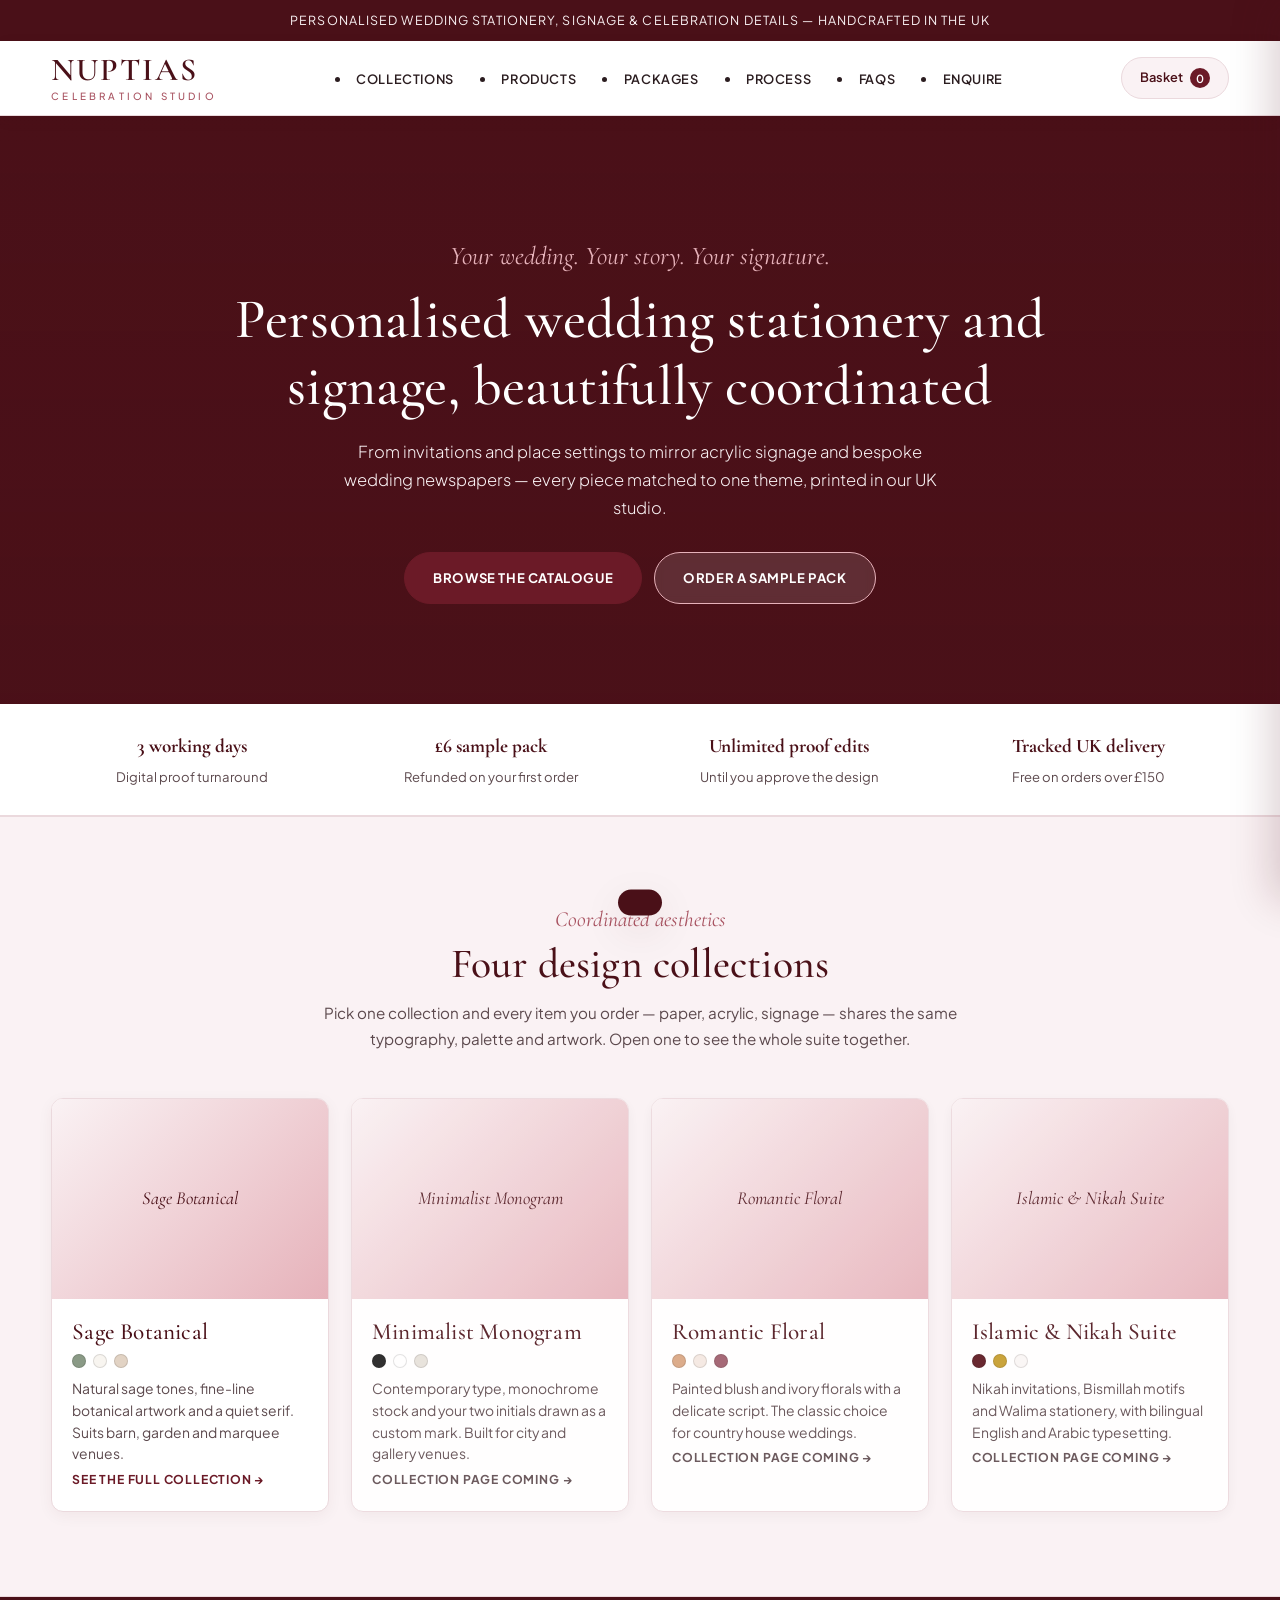
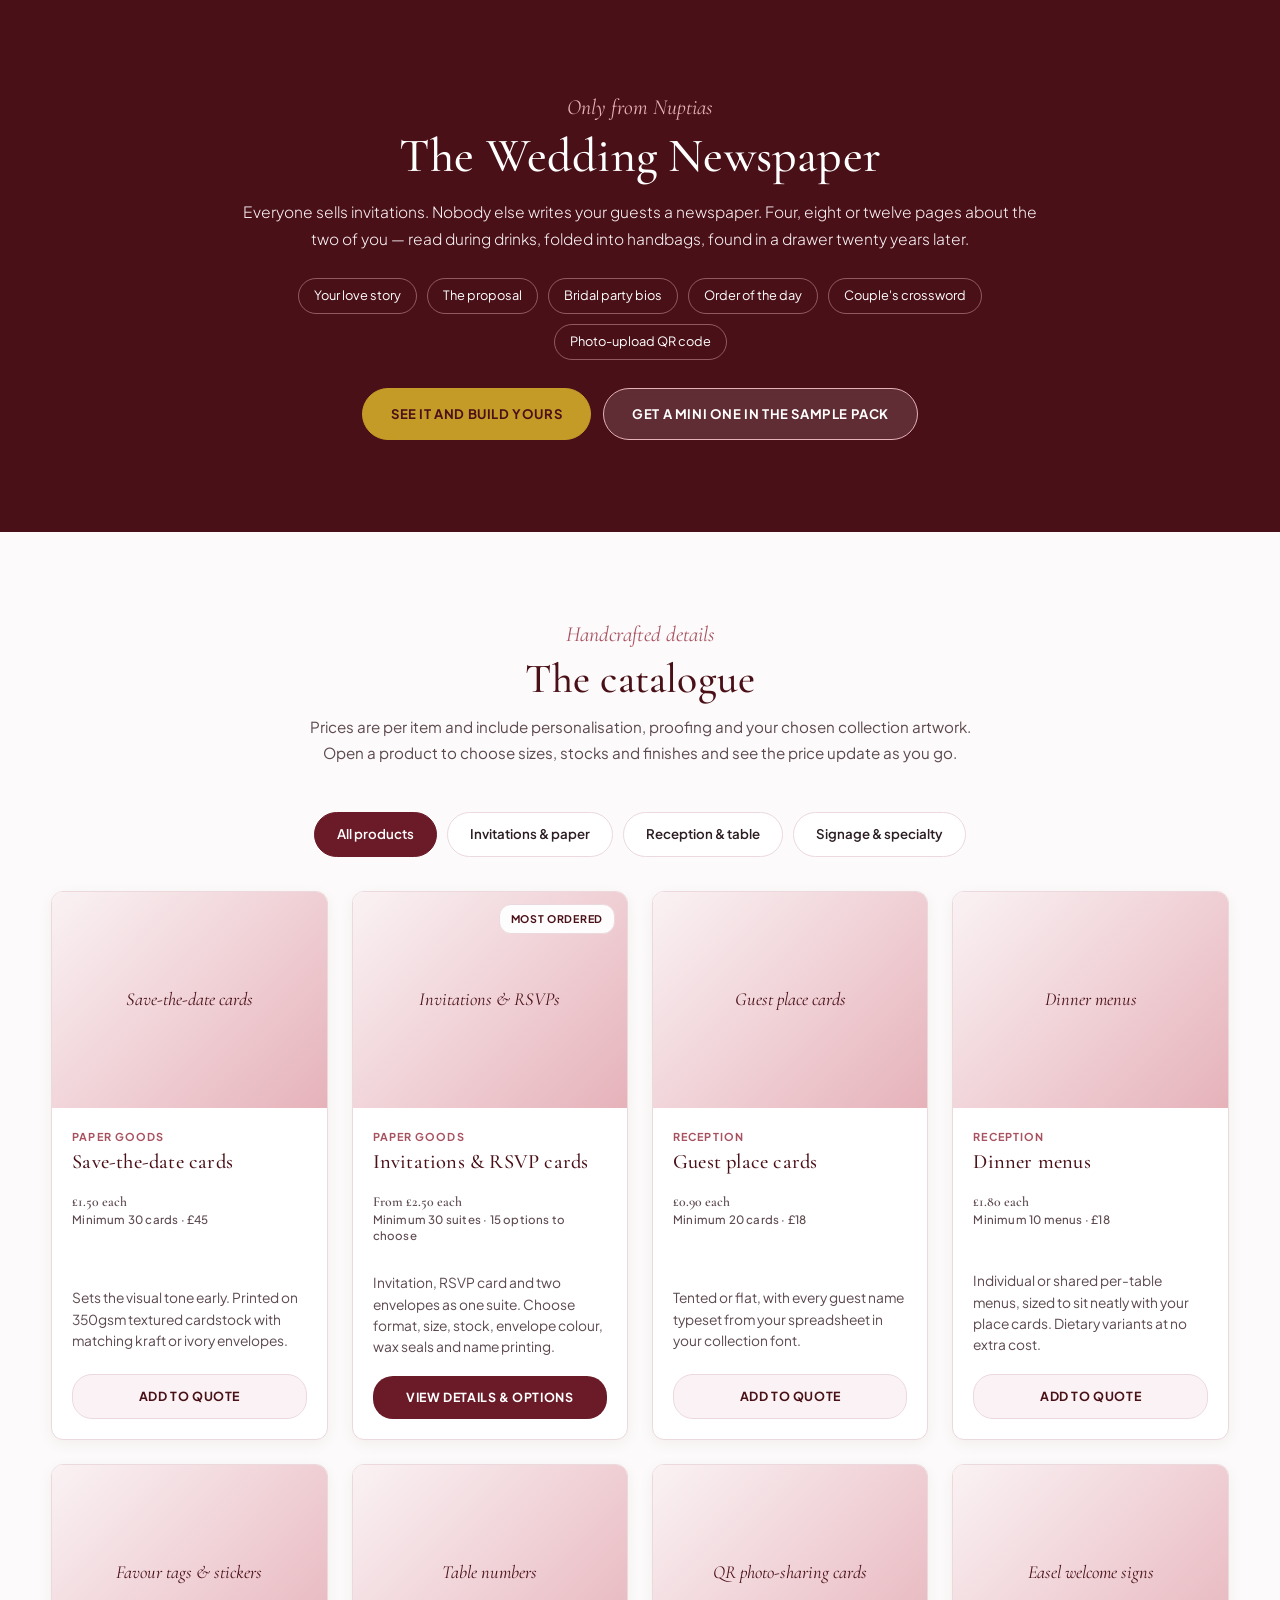
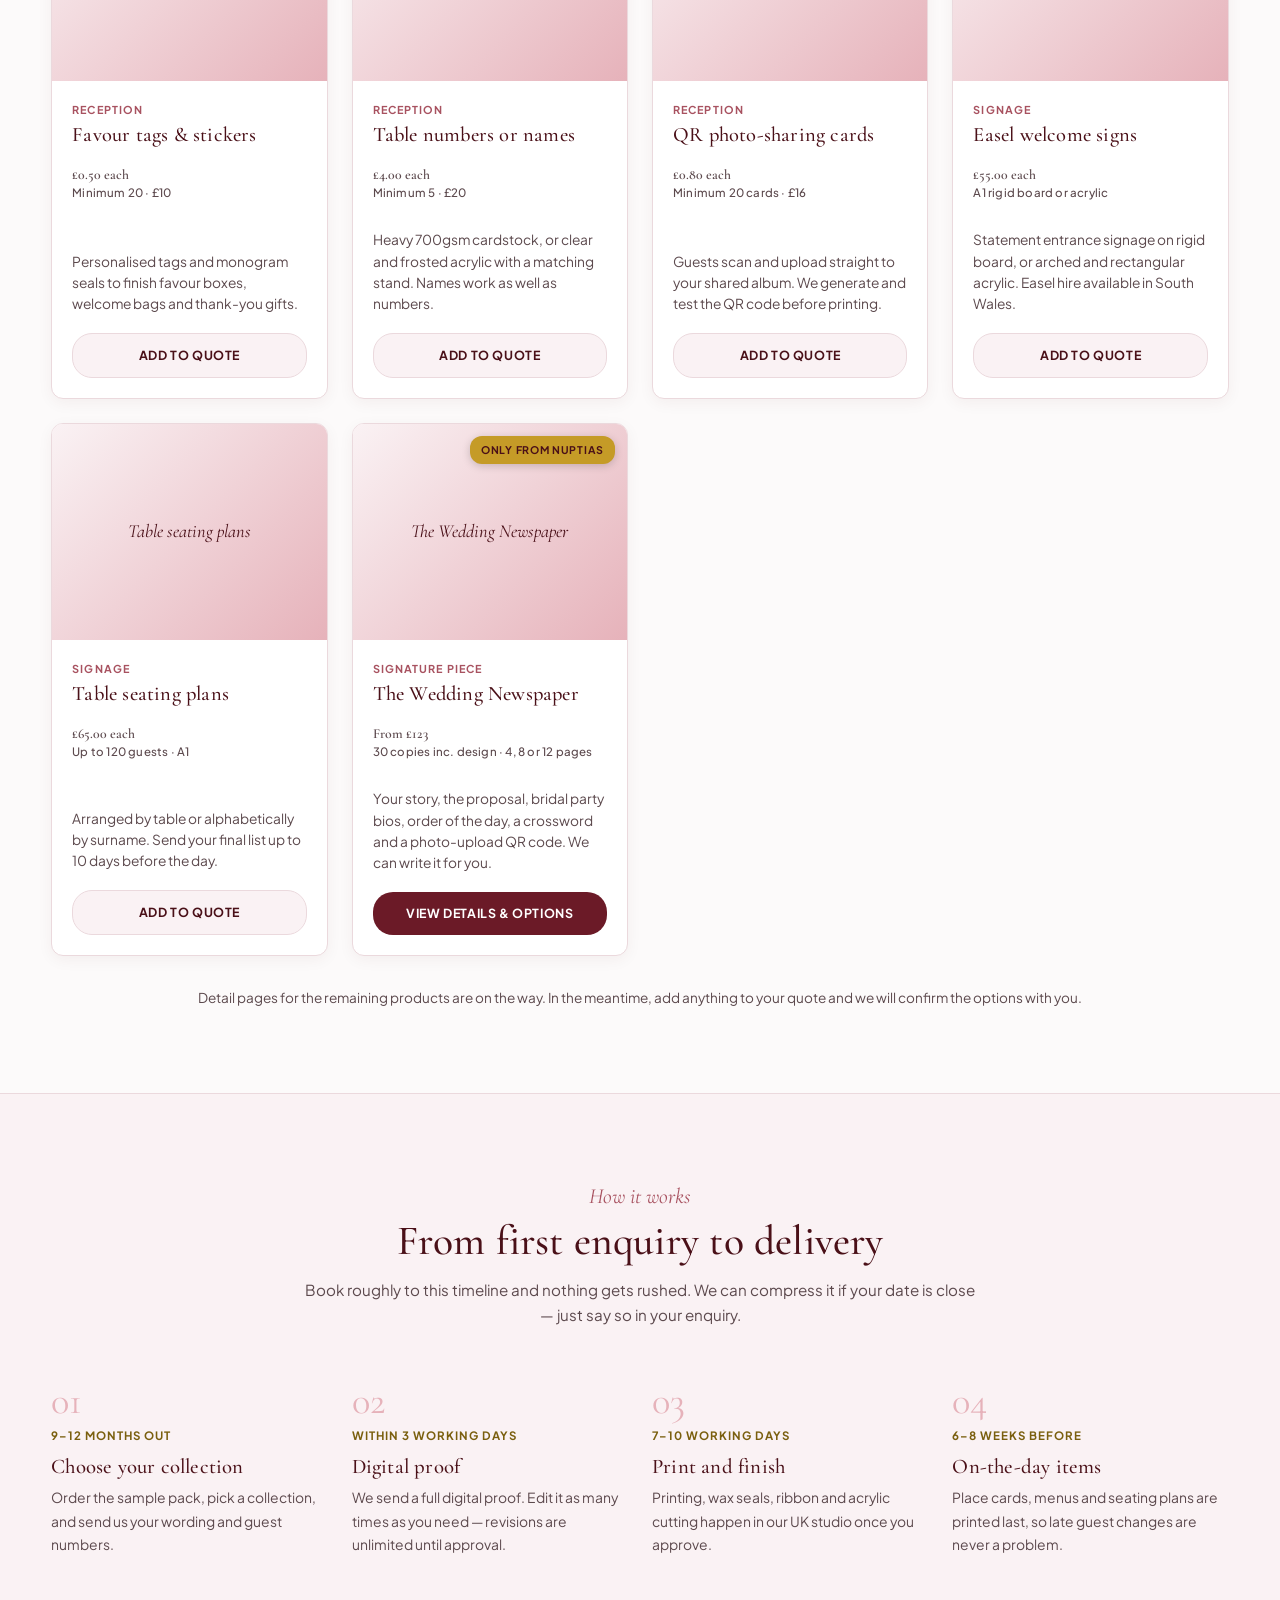
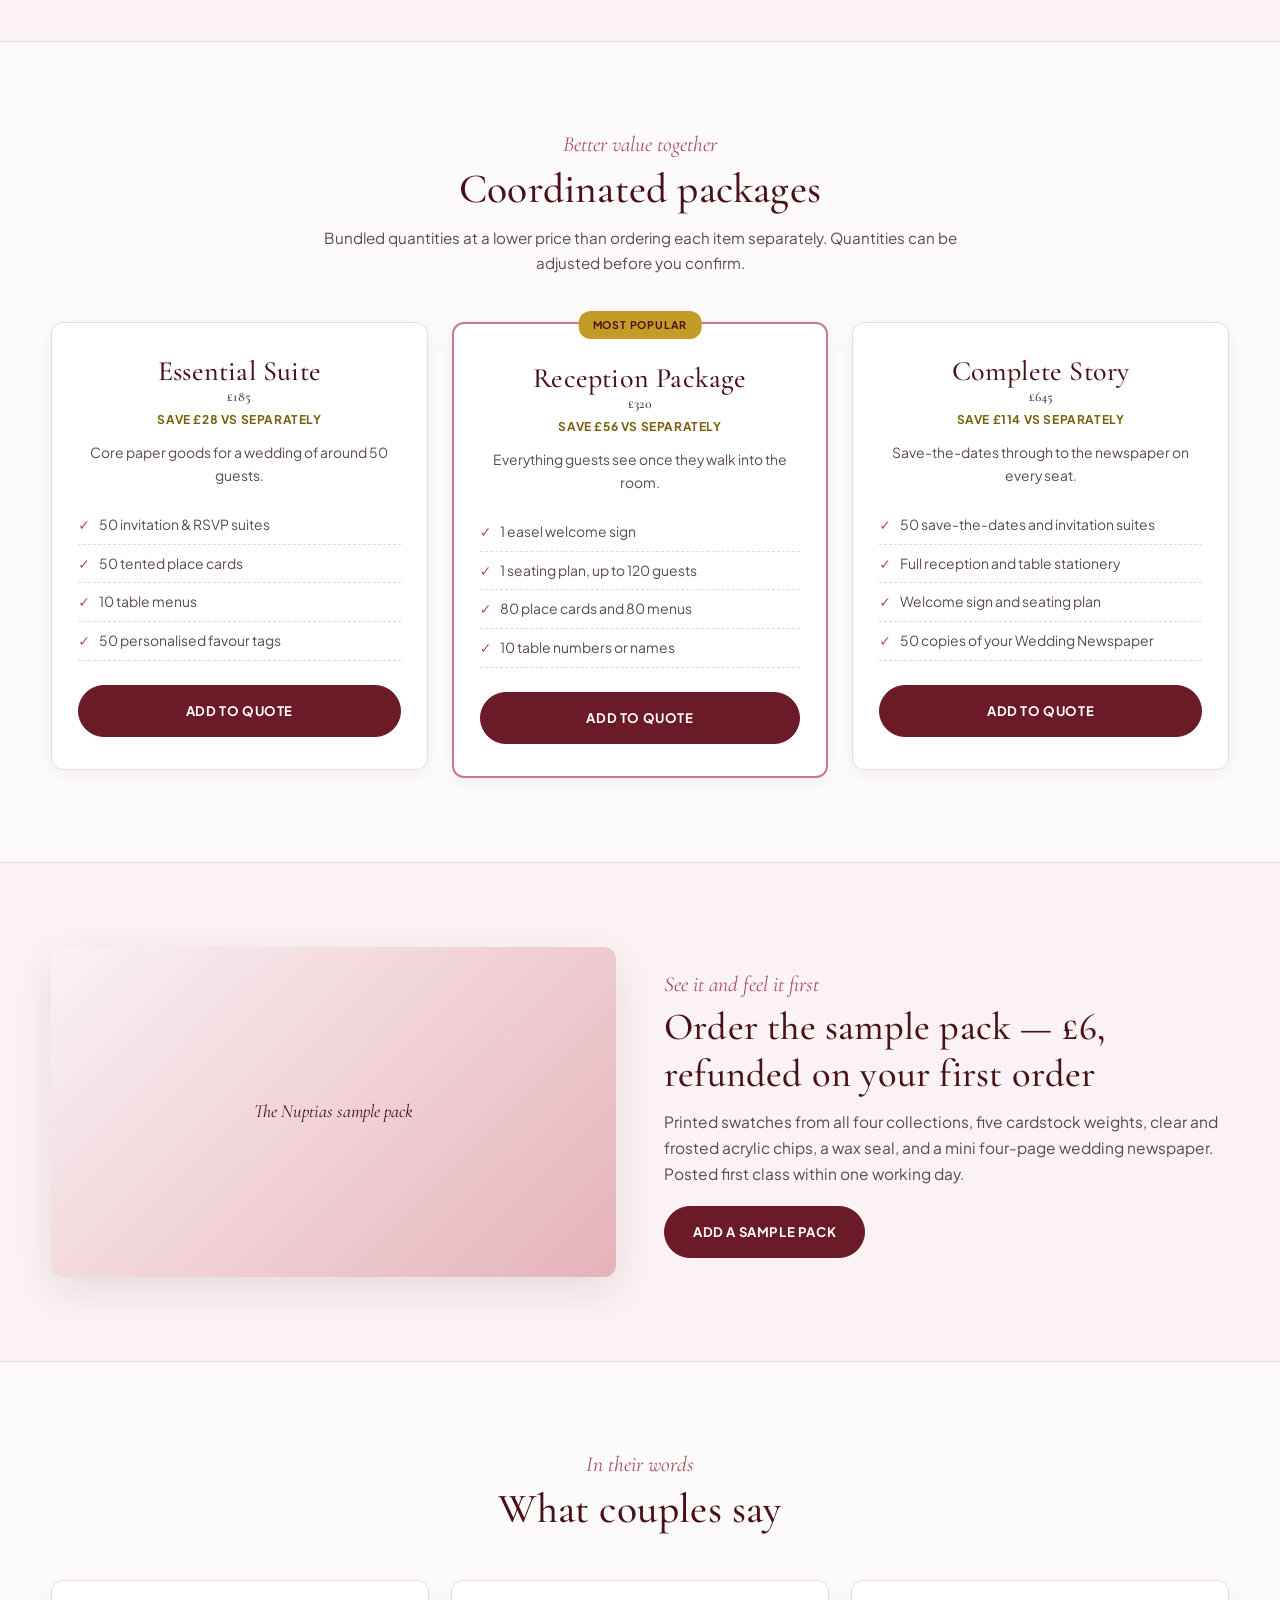
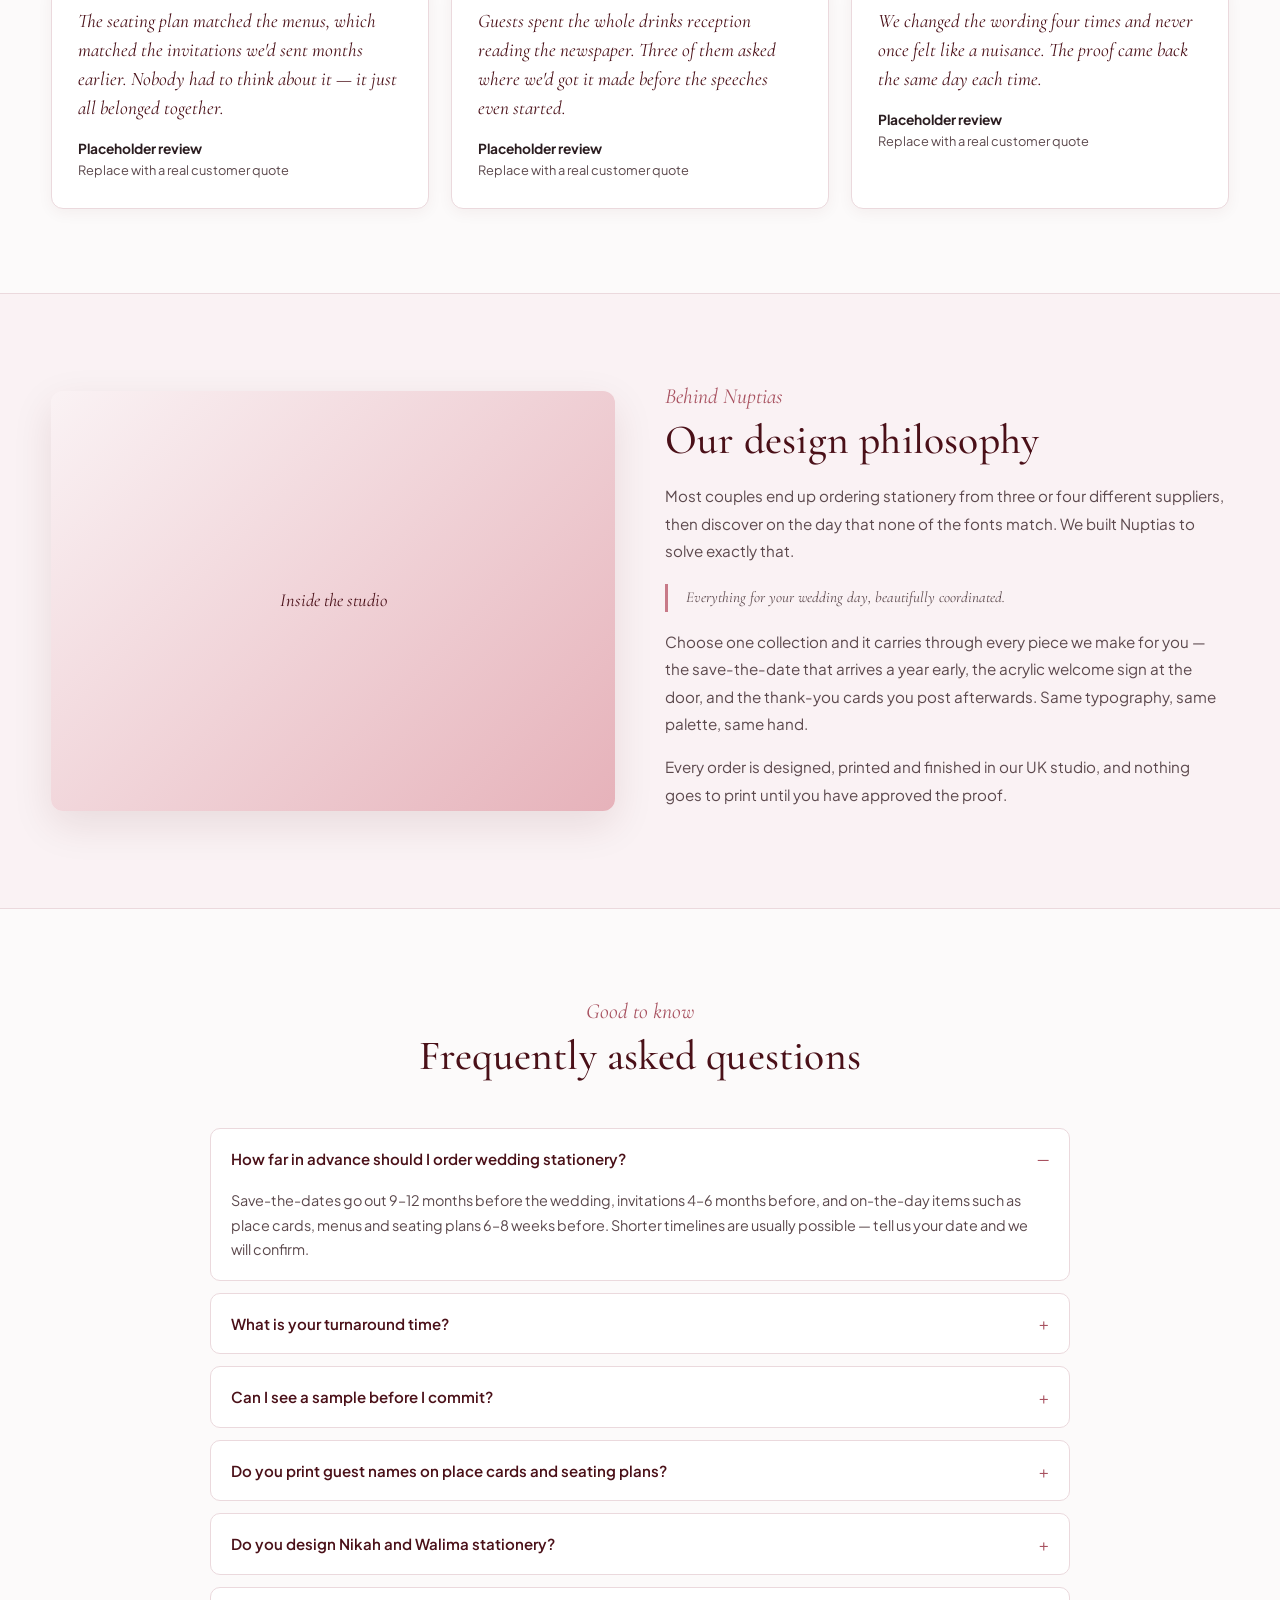
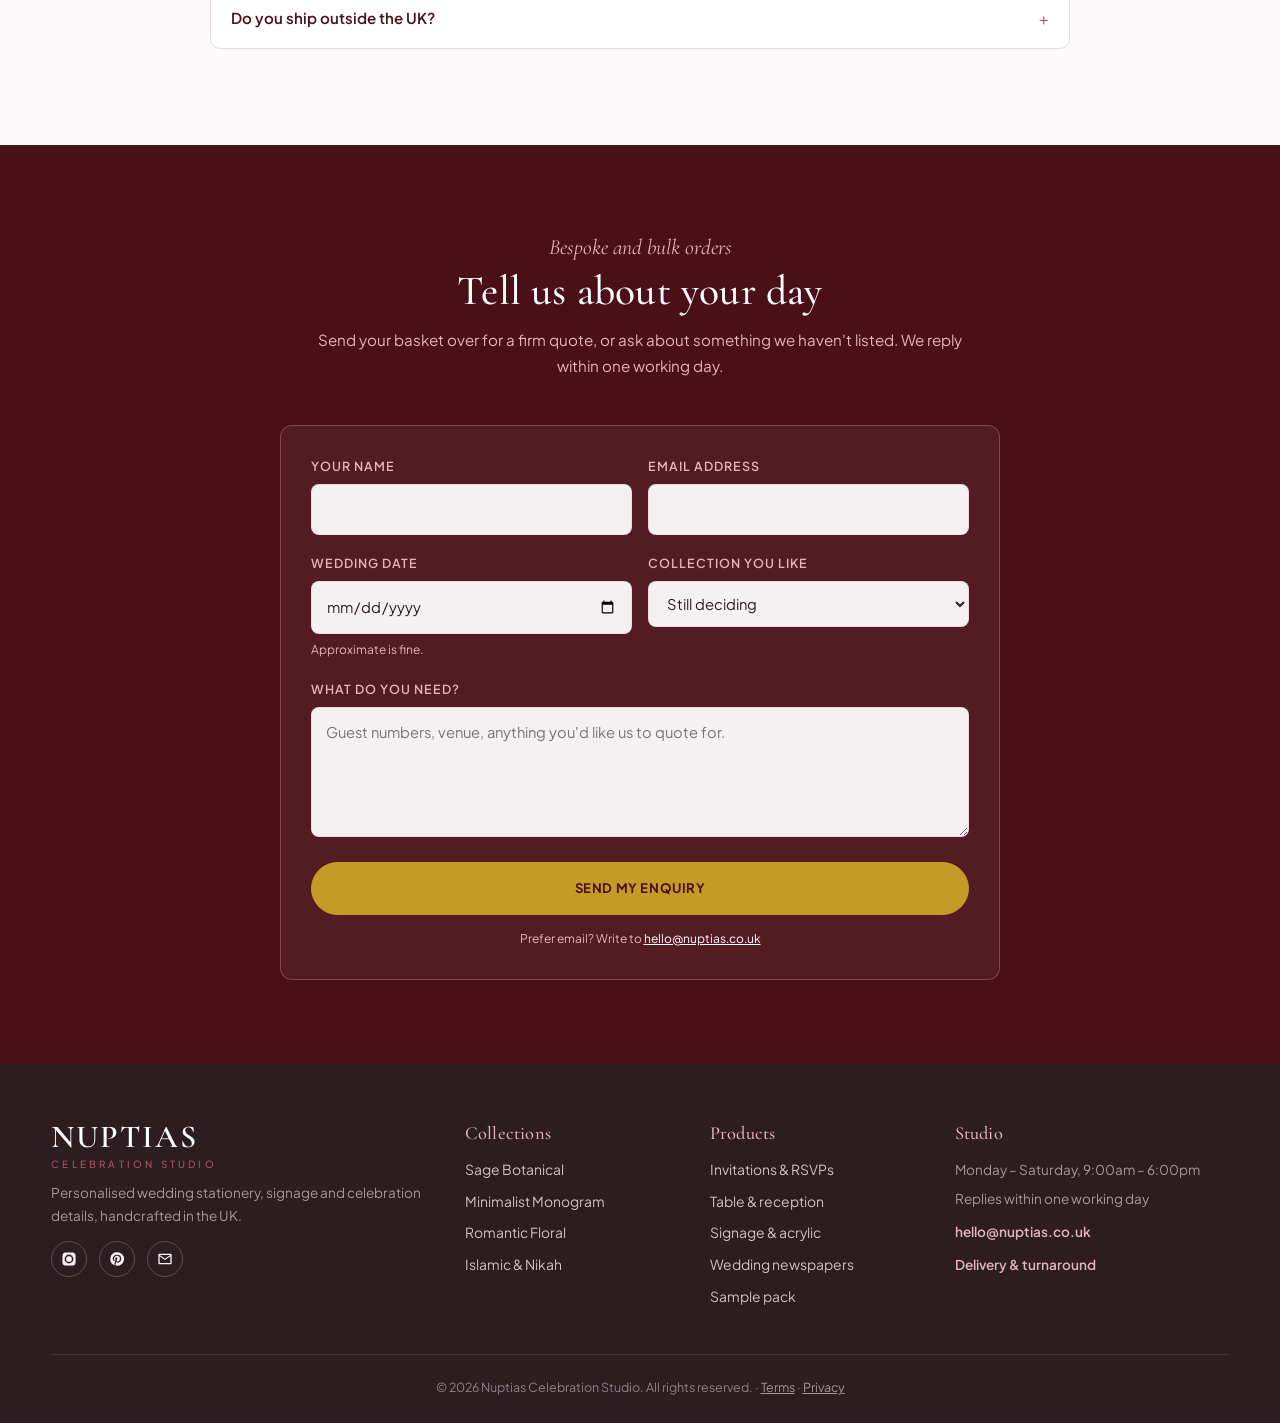
<file: index_9.html>
<!DOCTYPE html>
<html lang="en-GB">
<head>
<meta charset="UTF-8">
<meta name="viewport" content="width=device-width, initial-scale=1.0">

<title>Wedding Stationery &amp; Signage, Personalised | Nuptias Celebration Studio</title>
<meta name="description" content="Personalised wedding stationery, acrylic signage and bespoke wedding newspapers, handcrafted in the UK. Coordinated collections from save-the-dates to seating plans. £6 sample pack.">
<meta name="robots" content="index, follow, max-image-preview:large">
<meta name="author" content="Nuptias Celebration Studio">
<meta name="theme-color" content="#4A1018">
<link rel="canonical" href="https://www.nuptias.co.uk/">

<meta property="og:type" content="website">
<meta property="og:site_name" content="Nuptias Celebration Studio">
<meta property="og:locale" content="en_GB">
<meta property="og:title" content="Personalised Wedding Stationery &amp; Signage | Nuptias">
<meta property="og:description" content="Coordinated wedding stationery, signage and bespoke wedding newspapers, handcrafted in the UK. One theme, every detail.">
<meta property="og:url" content="https://www.nuptias.co.uk/">
<meta property="og:image" content="https://www.nuptias.co.uk/social-share.jpg">
<meta property="og:image:alt" content="Wedding invitation suite, place cards and menu laid out on linen">
<meta name="twitter:card" content="summary_large_image">
<meta name="twitter:title" content="Personalised Wedding Stationery &amp; Signage | Nuptias">
<meta name="twitter:description" content="Coordinated wedding stationery, signage and bespoke wedding newspapers, handcrafted in the UK.">
<meta name="twitter:image" content="https://www.nuptias.co.uk/social-share.jpg">

<link rel="icon" href="data:image/svg+xml,%3Csvg xmlns='http://www.w3.org/2000/svg' viewBox='0 0 32 32'%3E%3Crect width='32' height='32' rx='6' fill='%234A1018'/%3E%3Ctext x='16' y='23' font-family='Georgia,serif' font-size='19' fill='%23E6B2BA' text-anchor='middle'%3EN%3C/text%3E%3C/svg%3E">
<link rel="preconnect" href="https://fonts.googleapis.com">
<link rel="preconnect" href="https://fonts.gstatic.com" crossorigin>
<link rel="preconnect" href="https://images.unsplash.com">
<link href="https://fonts.googleapis.com/css2?family=Cormorant+Garamond:ital,wght@0,400;0,500;0,600;0,700;1,400;1,600&family=Plus+Jakarta+Sans:wght@300;400;500;600;700&display=swap" rel="stylesheet">
<link rel="stylesheet" href="assets/nuptias.css">

<style>
  /* Page-specific background imagery. Colour fallback is in the shared sheet. */
  .hero{
    background:linear-gradient(rgba(74,16,24,.62),rgba(74,16,24,.72)),
      url('https://images.unsplash.com/photo-1519225421980-715cb0215aed?auto=format&fit=crop&w=1600&q=80') center/cover no-repeat,
      var(--burgundy-900);
  }
  .feature{
    background:linear-gradient(rgba(74,16,24,.86),rgba(74,16,24,.86)),
      url('https://images.unsplash.com/photo-1583939003579-730e3918a45a?auto=format&fit=crop&w=1600&q=80') center/cover no-repeat,
      var(--burgundy-900);
  }
</style>

<script type="application/ld+json">
{
  "@context":"https://schema.org",
  "@graph":[
    {
      "@type":"Store",
      "@id":"https://www.nuptias.co.uk/#business",
      "name":"Nuptias Celebration Studio",
      "description":"Personalised wedding stationery, signage and bespoke wedding newspapers, handcrafted in the UK.",
      "url":"https://www.nuptias.co.uk/",
      "email":"hello@nuptias.co.uk",
      "priceRange":"££",
      "currenciesAccepted":"GBP",
      "areaServed":{"@type":"Country","name":"United Kingdom"},
      "address":{"@type":"PostalAddress","addressCountry":"GB"},
      "openingHoursSpecification":[{
        "@type":"OpeningHoursSpecification",
        "dayOfWeek":["Monday","Tuesday","Wednesday","Thursday","Friday","Saturday"],
        "opens":"09:00","closes":"18:00"
      }],
      "sameAs":[
        "https://www.instagram.com/nuptiasstudio",
        "https://www.pinterest.co.uk/nuptiasstudio"
      ]
    },
    {
      "@type":"WebSite",
      "@id":"https://www.nuptias.co.uk/#website",
      "url":"https://www.nuptias.co.uk/",
      "name":"Nuptias Celebration Studio",
      "publisher":{"@id":"https://www.nuptias.co.uk/#business"},
      "inLanguage":"en-GB"
    },
    {
      "@type":"FAQPage",
      "mainEntity":[
        {"@type":"Question","name":"How far in advance should I order wedding stationery?",
          "acceptedAnswer":{"@type":"Answer","text":"Order save-the-dates 9 to 12 months before the wedding, invitations 4 to 6 months before, and on-the-day stationery such as place cards, menus and seating plans 6 to 8 weeks before. We can work to shorter timelines where our schedule allows."}},
        {"@type":"Question","name":"What is your turnaround time?",
          "acceptedAnswer":{"@type":"Answer","text":"Digital proofs are sent within 3 working days of your order. Once you approve the proof, printing and finishing takes 7 to 10 working days, plus 1 to 2 working days for tracked UK delivery."}},
        {"@type":"Question","name":"Can I order a sample before committing?",
          "acceptedAnswer":{"@type":"Answer","text":"Yes. Our sample pack includes printed swatches from all four collections, cardstock and acrylic finish samples, and a mini wedding newspaper. It costs £6, refunded against your first order."}},
        {"@type":"Question","name":"Do you print names on place cards and seating plans?",
          "acceptedAnswer":{"@type":"Answer","text":"Yes. Send us your guest list as a spreadsheet and we will typeset every name in your collection font. Free name changes are included up to proof approval."}},
        {"@type":"Question","name":"Do you design Nikah and Walima stationery?",
          "acceptedAnswer":{"@type":"Answer","text":"Yes. Our Islamic and Nikah suite covers Nikah invitations, Bismillah motifs, Walima stationery and bilingual English and Arabic typesetting."}},
        {"@type":"Question","name":"Do you ship outside the UK?",
          "acceptedAnswer":{"@type":"Answer","text":"We ship across the UK as standard with tracked delivery. International delivery to Ireland and Europe is available on request; email us with your destination for a quote."}}
      ]
    }
  ]
}
</script>
</head>

<body data-root="">
<a class="skip-link" href="#main">Skip to main content</a>

<div class="topbar">Personalised wedding stationery, signage &amp; celebration details — handcrafted in the UK</div>

<header class="site-header">
  <div class="container header-inner">
    <a href="index.html" class="logo">Nuptias<span>Celebration Studio</span></a>
    <nav id="primary-nav" class="nav" aria-label="Primary">
      <li><a href="#collections">Collections</a></li>
      <li><a href="#products">Products</a></li>
      <li><a href="#packages">Packages</a></li>
      <li><a href="#process">Process</a></li>
      <li><a href="#faq">FAQs</a></li>
      <li><a href="#enquiry">Enquire</a></li>
    </nav>
    <div class="header-actions">
      <button class="nav-toggle" id="navToggle" aria-expanded="false" aria-controls="primary-nav" aria-label="Open menu">☰</button>
      <button class="cart-btn" data-open-basket aria-label="Open your quote basket">
        Basket <span class="cart-count" data-cart-count>0</span>
      </button>
    </div>
  </div>
</header>

<div class="collection-bar" id="collectionBar" data-visible="false">
  <div class="container">
    <span>Browsing in <strong data-collection-name></strong></span>
    <button type="button" data-clear-collection>Change collection</button>
  </div>
</div>

<main id="main">

<section class="hero">
  <div class="container hero-inner">
    <span class="eyebrow">Your wedding. Your story. Your signature.</span>
    <h1>Personalised wedding stationery and signage, beautifully coordinated</h1>
    <p>From invitations and place settings to mirror acrylic signage and bespoke wedding newspapers — every piece matched to one theme, printed in our UK studio.</p>
    <div class="hero-ctas">
      <a href="#products" class="btn btn--primary">Browse the catalogue</a>
      <a href="#samples" class="btn btn--ghost">Order a sample pack</a>
    </div>
  </div>
</section>

<section class="trust" aria-label="Why couples choose Nuptias">
  <div class="container trust-grid">
    <div class="trust-item"><strong>3 working days</strong><span>Digital proof turnaround</span></div>
    <div class="trust-item"><strong>£6 sample pack</strong><span>Refunded on your first order</span></div>
    <div class="trust-item"><strong>Unlimited proof edits</strong><span>Until you approve the design</span></div>
    <div class="trust-item"><strong>Tracked UK delivery</strong><span>Free on orders over £150</span></div>
  </div>
</section>

<!-- COLLECTIONS -->
<section class="section section--tint" id="collections">
  <div class="container">
    <div class="section-head">
      <span class="eyebrow">Coordinated aesthetics</span>
      <h2 class="section-title">Four design collections</h2>
      <p class="section-intro">Pick one collection and every item you order — paper, acrylic, signage — shares the same typography, palette and artwork. Open one to see the whole suite together.</p>
    </div>

    <div class="collections">
      <a class="collection" href="collections/sage-botanical.html">
        <div class="media" data-label="Sage Botanical">
          <img src="https://images.unsplash.com/photo-1465495976277-4387d4b0b4c6?auto=format&fit=crop&w=700&q=80" width="700" height="500" loading="lazy" alt="Sage green eucalyptus stems beside an ivory wedding invitation">
        </div>
        <div class="collection-body">
          <h3>Sage Botanical</h3>
          <div class="palette" role="img" aria-label="Palette: sage green, ivory, warm sand">
            <span style="background:#8A9A86"></span><span style="background:#F8F5F0"></span><span style="background:#E2D3C4"></span>
          </div>
          <p>Natural sage tones, fine-line botanical artwork and a quiet serif. Suits barn, garden and marquee venues.</p>
          <span class="collection-cta">See the full collection</span>
        </div>
      </a>

      <a class="collection" href="#collections" aria-disabled="true">
        <div class="media" data-label="Minimalist Monogram">
          <img src="https://images.unsplash.com/photo-1607344645866-009c320b63e0?auto=format&fit=crop&w=700&q=80" width="700" height="500" loading="lazy" alt="Black and white monogram wedding invitation on a plain background">
        </div>
        <div class="collection-body">
          <h3>Minimalist Monogram</h3>
          <div class="palette" role="img" aria-label="Palette: near black, white, oyster">
            <span style="background:#1A1A1A"></span><span style="background:#FFFFFF"></span><span style="background:#E6E1DA"></span>
          </div>
          <p>Contemporary type, monochrome stock and your two initials drawn as a custom mark. Built for city and gallery venues.</p>
          <span class="collection-cta">Collection page coming</span>
        </div>
      </a>

      <a class="collection" href="#collections" aria-disabled="true">
        <div class="media" data-label="Romantic Floral">
          <img src="https://images.unsplash.com/photo-1520854221256-17451cc331bf?auto=format&fit=crop&w=700&q=80" width="700" height="500" loading="lazy" alt="Blush and ivory floral wedding invitation styled with roses">
        </div>
        <div class="collection-body">
          <h3>Romantic Floral</h3>
          <div class="palette" role="img" aria-label="Palette: warm apricot, blush ivory, deep rose">
            <span style="background:#D8A47F"></span><span style="background:#F4E8E1"></span><span style="background:#9C5A69"></span>
          </div>
          <p>Painted blush and ivory florals with a delicate script. The classic choice for country house weddings.</p>
          <span class="collection-cta">Collection page coming</span>
        </div>
      </a>

      <a class="collection" href="#collections" aria-disabled="true">
        <div class="media" data-label="Islamic &amp; Nikah Suite">
          <img src="https://images.unsplash.com/photo-1544078751-58fee2d8a03b?auto=format&fit=crop&w=700&q=80" width="700" height="500" loading="lazy" alt="Deep burgundy and gold Nikah invitation with geometric detailing">
        </div>
        <div class="collection-body">
          <h3>Islamic &amp; Nikah Suite</h3>
          <div class="palette" role="img" aria-label="Palette: deep burgundy, antique gold, warm white">
            <span style="background:#58111A"></span><span style="background:#C59B27"></span><span style="background:#FAF6F5"></span>
          </div>
          <p>Nikah invitations, Bismillah motifs and Walima stationery, with bilingual English and Arabic typesetting.</p>
          <span class="collection-cta">Collection page coming</span>
        </div>
      </a>
    </div>
  </div>
</section>

<!-- SIGNATURE PRODUCT — moved above the catalogue: it is the differentiator, not a footnote -->
<section class="feature" aria-labelledby="feature-title">
  <div class="container feature-inner">
    <span class="eyebrow">Only from Nuptias</span>
    <h2 id="feature-title">The Wedding Newspaper</h2>
    <p>Everyone sells invitations. Nobody else writes your guests a newspaper. Four, eight or twelve pages about the two of you — read during drinks, folded into handbags, found in a drawer twenty years later.</p>
    <ul class="feature-list">
      <li>Your love story</li><li>The proposal</li><li>Bridal party bios</li>
      <li>Order of the day</li><li>Couple's crossword</li><li>Photo-upload QR code</li>
    </ul>
    <div class="feature-ctas">
      <a class="btn btn--gold" href="products/wedding-newspaper.html">See it and build yours</a>
      <a class="btn btn--ghost" href="#samples">Get a mini one in the sample pack</a>
    </div>
  </div>
</section>

<!-- PRODUCTS -->
<section class="section" id="products">
  <div class="container">
    <div class="section-head">
      <span class="eyebrow">Handcrafted details</span>
      <h2 class="section-title">The catalogue</h2>
      <p class="section-intro">Prices are per item and include personalisation, proofing and your chosen collection artwork. Open a product to choose sizes, stocks and finishes and see the price update as you go.</p>
    </div>

    <div class="filters" role="group" aria-label="Filter products by category">
      <button class="filter" data-filter="all" aria-pressed="true">All products</button>
      <button class="filter" data-filter="stationery" aria-pressed="false">Invitations &amp; paper</button>
      <button class="filter" data-filter="reception" aria-pressed="false">Reception &amp; table</button>
      <button class="filter" data-filter="signage" aria-pressed="false">Signage &amp; specialty</button>
    </div>

    <div class="products" id="productGrid">

      <article class="product" data-category="stationery">
        <div class="media" data-label="Save-the-date cards">
          <img src="https://images.unsplash.com/photo-1513151233558-d860c5398176?auto=format&fit=crop&w=700&q=80" width="700" height="500" loading="lazy" alt="Save-the-date card on textured cardstock with a calligraphic date">
        </div>
        <div class="product-body">
          <span class="kicker">Paper goods</span>
          <h3>Save-the-date cards</h3>
          <p class="price">£1.50 each <small>Minimum 30 cards · £45</small></p>
          <p>Sets the visual tone early. Printed on 350gsm textured cardstock with matching kraft or ivory envelopes.</p>
          <div class="card-actions">
            <button class="add-btn" data-add data-name="Save-the-date cards" data-price="1.50" data-min="30" data-unit="cards" data-unit-singular="card">Add to quote</button>
          </div>
        </div>
      </article>

      <article class="product" data-category="stationery">
        <div class="media" data-label="Invitations &amp; RSVPs">
          <span class="badge badge--quiet">Most ordered</span>
          <img src="https://images.unsplash.com/photo-1478146896981-b80fe463b330?auto=format&fit=crop&w=700&q=80" width="700" height="500" loading="lazy" alt="Wedding invitation suite with RSVP card, envelope and wax seal">
        </div>
        <div class="product-body">
          <span class="kicker">Paper goods</span>
          <h3><a href="products/invitations-and-rsvp-cards.html">Invitations &amp; RSVP cards</a></h3>
          <p class="price">From £2.50 each <small>Minimum 30 suites · 15 options to choose</small></p>
          <p>Invitation, RSVP card and two envelopes as one suite. Choose format, size, stock, envelope colour, wax seals and name printing.</p>
          <div class="card-actions">
            <a class="detail-link" href="products/invitations-and-rsvp-cards.html">View details &amp; options</a>
          </div>
        </div>
      </article>

      <article class="product" data-category="reception">
        <div class="media" data-label="Guest place cards">
          <img src="https://images.unsplash.com/photo-1522673607200-164d1b6ce486?auto=format&fit=crop&w=700&q=80" width="700" height="500" loading="lazy" alt="Place card with a guest name resting on a folded linen napkin">
        </div>
        <div class="product-body">
          <span class="kicker">Reception</span>
          <h3>Guest place cards</h3>
          <p class="price">£0.90 each <small>Minimum 20 cards · £18</small></p>
          <p>Tented or flat, with every guest name typeset from your spreadsheet in your collection font.</p>
          <div class="card-actions">
            <button class="add-btn" data-add data-name="Guest place cards" data-price="0.90" data-min="20" data-unit="cards" data-unit-singular="card">Add to quote</button>
          </div>
        </div>
      </article>

      <article class="product" data-category="reception">
        <div class="media" data-label="Dinner menus">
          <img src="https://images.unsplash.com/photo-1467003909585-2f8a72700288?auto=format&fit=crop&w=700&q=80" width="700" height="500" loading="lazy" alt="Printed wedding dinner menu on a laid table setting">
        </div>
        <div class="product-body">
          <span class="kicker">Reception</span>
          <h3>Dinner menus</h3>
          <p class="price">£1.80 each <small>Minimum 10 menus · £18</small></p>
          <p>Individual or shared per-table menus, sized to sit neatly with your place cards. Dietary variants at no extra cost.</p>
          <div class="card-actions">
            <button class="add-btn" data-add data-name="Dinner menus" data-price="1.80" data-min="10" data-unit="menus" data-unit-singular="menu">Add to quote</button>
          </div>
        </div>
      </article>

      <article class="product" data-category="reception">
        <div class="media" data-label="Favour tags &amp; stickers">
          <img src="https://images.unsplash.com/photo-1549465220-1a8b9238cd48?auto=format&fit=crop&w=700&q=80" width="700" height="500" loading="lazy" alt="Wedding favour boxes finished with personalised tags and ribbon">
        </div>
        <div class="product-body">
          <span class="kicker">Reception</span>
          <h3>Favour tags &amp; stickers</h3>
          <p class="price">£0.50 each <small>Minimum 20 · £10</small></p>
          <p>Personalised tags and monogram seals to finish favour boxes, welcome bags and thank-you gifts.</p>
          <div class="card-actions">
            <button class="add-btn" data-add data-name="Favour tags &amp; stickers" data-price="0.50" data-min="20" data-unit="tags" data-unit-singular="tag">Add to quote</button>
          </div>
        </div>
      </article>

      <article class="product" data-category="reception">
        <div class="media" data-label="Table numbers">
          <img src="https://images.unsplash.com/photo-1470229722913-7ea0d1e8e08e?auto=format&fit=crop&w=700&q=80" width="700" height="500" loading="lazy" alt="Table number card standing on a decorated wedding reception table">
        </div>
        <div class="product-body">
          <span class="kicker">Reception</span>
          <h3>Table numbers or names</h3>
          <p class="price">£4.00 each <small>Minimum 5 · £20</small></p>
          <p>Heavy 700gsm cardstock, or clear and frosted acrylic with a matching stand. Names work as well as numbers.</p>
          <div class="card-actions">
            <button class="add-btn" data-add data-name="Table numbers or names" data-price="4.00" data-min="5" data-unit="signs" data-unit-singular="sign">Add to quote</button>
          </div>
        </div>
      </article>

      <article class="product" data-category="reception">
        <div class="media" data-label="QR photo-sharing cards">
          <img src="https://images.unsplash.com/photo-1556740738-b6a63e27c4df?auto=format&fit=crop&w=700&q=80" width="700" height="500" loading="lazy" alt="Small card with a QR code placed on a table for guests to scan">
        </div>
        <div class="product-body">
          <span class="kicker">Reception</span>
          <h3>QR photo-sharing cards</h3>
          <p class="price">£0.80 each <small>Minimum 20 cards · £16</small></p>
          <p>Guests scan and upload straight to your shared album. We generate and test the QR code before printing.</p>
          <div class="card-actions">
            <button class="add-btn" data-add data-name="QR photo-sharing cards" data-price="0.80" data-min="20" data-unit="cards" data-unit-singular="card">Add to quote</button>
          </div>
        </div>
      </article>

      <article class="product" data-category="signage">
        <div class="media" data-label="Easel welcome signs">
          <img src="https://images.unsplash.com/photo-1511285560929-80b456fea0bc?auto=format&fit=crop&w=700&q=80" width="700" height="500" loading="lazy" alt="Wedding welcome sign displayed on a wooden easel at a venue entrance">
        </div>
        <div class="product-body">
          <span class="kicker">Signage</span>
          <h3>Easel welcome signs</h3>
          <p class="price">£55.00 each <small>A1 rigid board or acrylic</small></p>
          <p>Statement entrance signage on rigid board, or arched and rectangular acrylic. Easel hire available in South Wales.</p>
          <div class="card-actions">
            <button class="add-btn" data-add data-name="Easel welcome sign" data-price="55.00" data-min="1" data-unit="signs" data-unit-singular="sign">Add to quote</button>
          </div>
        </div>
      </article>

      <article class="product" data-category="signage">
        <div class="media" data-label="Table seating plans">
          <img src="https://images.unsplash.com/photo-1519741497674-611481863552?auto=format&fit=crop&w=700&q=80" width="700" height="500" loading="lazy" alt="Framed wedding seating plan listing guests by table">
        </div>
        <div class="product-body">
          <span class="kicker">Signage</span>
          <h3>Table seating plans</h3>
          <p class="price">£65.00 each <small>Up to 120 guests · A1</small></p>
          <p>Arranged by table or alphabetically by surname. Send your final list up to 10 days before the day.</p>
          <div class="card-actions">
            <button class="add-btn" data-add data-name="Table seating plan" data-price="65.00" data-min="1" data-unit="plans" data-unit-singular="plan">Add to quote</button>
          </div>
        </div>
      </article>

      <article class="product" data-category="signage" id="wedding-newspaper">
        <div class="media" data-label="The Wedding Newspaper">
          <span class="badge badge--hero">Only from Nuptias</span>
          <img src="https://images.unsplash.com/photo-1583939003579-730e3918a45a?auto=format&fit=crop&w=700&q=80" width="700" height="500" loading="lazy" alt="Folded bespoke wedding newspaper open at a page of photographs">
        </div>
        <div class="product-body">
          <span class="kicker">Signature piece</span>
          <h3><a href="products/wedding-newspaper.html">The Wedding Newspaper</a></h3>
          <p class="price">From £123 <small>30 copies inc. design · 4, 8 or 12 pages</small></p>
          <p>Your story, the proposal, bridal party bios, order of the day, a crossword and a photo-upload QR code. We can write it for you.</p>
          <div class="card-actions">
            <a class="detail-link" href="products/wedding-newspaper.html">View details &amp; options</a>
          </div>
        </div>
      </article>

    </div>

    <p style="text-align:center;margin-top:30px;font-size:.85rem;color:var(--ink-muted)">
      Detail pages for the remaining products are on the way. In the meantime, add anything to your quote and we will confirm the options with you.
    </p>
  </div>
</section>

<!-- PROCESS -->
<section class="section section--tint" id="process">
  <div class="container">
    <div class="section-head">
      <span class="eyebrow">How it works</span>
      <h2 class="section-title">From first enquiry to delivery</h2>
      <p class="section-intro">Book roughly to this timeline and nothing gets rushed. We can compress it if your date is close — just say so in your enquiry.</p>
    </div>
    <ol class="timeline">
      <li class="step">
        <span class="step-when">9–12 months out</span>
        <h3>Choose your collection</h3>
        <p>Order the sample pack, pick a collection, and send us your wording and guest numbers.</p>
      </li>
      <li class="step">
        <span class="step-when">Within 3 working days</span>
        <h3>Digital proof</h3>
        <p>We send a full digital proof. Edit it as many times as you need — revisions are unlimited until approval.</p>
      </li>
      <li class="step">
        <span class="step-when">7–10 working days</span>
        <h3>Print and finish</h3>
        <p>Printing, wax seals, ribbon and acrylic cutting happen in our UK studio once you approve.</p>
      </li>
      <li class="step">
        <span class="step-when">6–8 weeks before</span>
        <h3>On-the-day items</h3>
        <p>Place cards, menus and seating plans are printed last, so late guest changes are never a problem.</p>
      </li>
    </ol>
  </div>
</section>

<!-- PACKAGES -->
<section class="section" id="packages">
  <div class="container">
    <div class="section-head">
      <span class="eyebrow">Better value together</span>
      <h2 class="section-title">Coordinated packages</h2>
      <p class="section-intro">Bundled quantities at a lower price than ordering each item separately. Quantities can be adjusted before you confirm.</p>
    </div>

    <div class="packages">
      <article class="package">
        <h3>Essential Suite</h3>
        <p class="package-price">£185</p>
        <span class="package-save">Save £28 vs separately</span>
        <p>Core paper goods for a wedding of around 50 guests.</p>
        <ul class="package-list">
          <li>50 invitation &amp; RSVP suites</li>
          <li>50 tented place cards</li>
          <li>10 table menus</li>
          <li>50 personalised favour tags</li>
        </ul>
        <button class="btn btn--primary btn--block" data-add data-name="Essential Suite package" data-price="185.00" data-min="1" data-unit="packages" data-unit-singular="package">Add to quote</button>
      </article>

      <article class="package package--featured">
        <span class="package-flag">Most popular</span>
        <h3>Reception Package</h3>
        <p class="package-price">£320</p>
        <span class="package-save">Save £56 vs separately</span>
        <p>Everything guests see once they walk into the room.</p>
        <ul class="package-list">
          <li>1 easel welcome sign</li>
          <li>1 seating plan, up to 120 guests</li>
          <li>80 place cards and 80 menus</li>
          <li>10 table numbers or names</li>
        </ul>
        <button class="btn btn--primary btn--block" data-add data-name="Reception Package" data-price="320.00" data-min="1" data-unit="packages" data-unit-singular="package">Add to quote</button>
      </article>

      <article class="package">
        <h3>Complete Story</h3>
        <p class="package-price">£645</p>
        <span class="package-save">Save £114 vs separately</span>
        <p>Save-the-dates through to the newspaper on every seat.</p>
        <ul class="package-list">
          <li>50 save-the-dates and invitation suites</li>
          <li>Full reception and table stationery</li>
          <li>Welcome sign and seating plan</li>
          <li>50 copies of your Wedding Newspaper</li>
        </ul>
        <button class="btn btn--primary btn--block" data-add data-name="Complete Story package" data-price="645.00" data-min="1" data-unit="packages" data-unit-singular="package">Add to quote</button>
      </article>
    </div>
  </div>
</section>

<!-- SAMPLE PACK -->
<section class="section section--tint" id="samples">
  <div class="container split">
    <div class="media" data-label="The Nuptias sample pack">
      <img src="https://images.unsplash.com/photo-1606800052052-a08af7148866?auto=format&fit=crop&w=800&q=80" width="800" height="600" loading="lazy" alt="Sample pack of wedding stationery swatches and cardstock finishes">
    </div>
    <div>
      <span class="eyebrow">See it and feel it first</span>
      <h2>Order the sample pack — £6, refunded on your first order</h2>
      <p>Printed swatches from all four collections, five cardstock weights, clear and frosted acrylic chips, a wax seal, and a mini four-page wedding newspaper. Posted first class within one working day.</p>
      <button class="btn btn--primary" data-add data-name="Sample pack" data-price="6.00" data-min="1" data-unit="packs" data-unit-singular="pack">Add a sample pack</button>
    </div>
  </div>
</section>

<!-- TESTIMONIALS
     ⚠️ PLACEHOLDER COPY — replace with real, verifiable customer reviews before launch.
     Review schema is deliberately omitted until real reviews exist: fabricated review
     markup breaches Google's structured data policy and can trigger a manual action. -->
<section class="section" id="reviews">
  <div class="container">
    <div class="section-head">
      <span class="eyebrow">In their words</span>
      <h2 class="section-title">What couples say</h2>
    </div>
    <div class="quotes">
      <figure class="quote">
        <blockquote>The seating plan matched the menus, which matched the invitations we'd sent months earlier. Nobody had to think about it — it just all belonged together.</blockquote>
        <figcaption><strong>Placeholder review</strong>Replace with a real customer quote</figcaption>
      </figure>
      <figure class="quote">
        <blockquote>Guests spent the whole drinks reception reading the newspaper. Three of them asked where we'd got it made before the speeches even started.</blockquote>
        <figcaption><strong>Placeholder review</strong>Replace with a real customer quote</figcaption>
      </figure>
      <figure class="quote">
        <blockquote>We changed the wording four times and never once felt like a nuisance. The proof came back the same day each time.</blockquote>
        <figcaption><strong>Placeholder review</strong>Replace with a real customer quote</figcaption>
      </figure>
    </div>
  </div>
</section>

<!-- STORY -->
<section class="section section--tint" id="story">
  <div class="container story">
    <div class="media" data-label="Inside the studio">
      <img src="https://images.unsplash.com/photo-1600585154340-be6161a56a0c?auto=format&fit=crop&w=800&q=80" width="800" height="600" loading="lazy" alt="Wedding stationery laid out on a studio worktable during design">
    </div>
    <div>
      <span class="eyebrow">Behind Nuptias</span>
      <h2 class="section-title" style="margin-bottom:16px">Our design philosophy</h2>
      <p>Most couples end up ordering stationery from three or four different suppliers, then discover on the day that none of the fonts match. We built Nuptias to solve exactly that.</p>
      <p class="pullquote">Everything for your wedding day, beautifully coordinated.</p>
      <p>Choose one collection and it carries through every piece we make for you — the save-the-date that arrives a year early, the acrylic welcome sign at the door, and the thank-you cards you post afterwards. Same typography, same palette, same hand.</p>
      <p>Every order is designed, printed and finished in our UK studio, and nothing goes to print until you have approved the proof.</p>
    </div>
  </div>
</section>

<!-- FAQ -->
<section class="section" id="faq">
  <div class="container">
    <div class="section-head">
      <span class="eyebrow">Good to know</span>
      <h2 class="section-title">Frequently asked questions</h2>
    </div>
    <div class="faq">
      <details open>
        <summary>How far in advance should I order wedding stationery?</summary>
        <p>Save-the-dates go out 9–12 months before the wedding, invitations 4–6 months before, and on-the-day items such as place cards, menus and seating plans 6–8 weeks before. Shorter timelines are usually possible — tell us your date and we will confirm.</p>
      </details>
      <details>
        <summary>What is your turnaround time?</summary>
        <p>Digital proofs are sent within 3 working days of your order. After you approve, printing and finishing takes 7–10 working days, plus 1–2 working days for tracked UK delivery.</p>
      </details>
      <details>
        <summary>Can I see a sample before I commit?</summary>
        <p>Yes. The £6 sample pack includes printed swatches from all four collections, cardstock and acrylic finishes, a wax seal and a mini wedding newspaper. The £6 comes off your first order.</p>
      </details>
      <details>
        <summary>Do you print guest names on place cards and seating plans?</summary>
        <p>Yes. Send your guest list as a spreadsheet and we typeset every name in your collection font. Name changes are free right up to proof approval.</p>
      </details>
      <details>
        <summary>Do you design Nikah and Walima stationery?</summary>
        <p>Yes. The Islamic &amp; Nikah suite covers Nikah invitations, Bismillah motifs, Walima stationery and bilingual English and Arabic typesetting.</p>
      </details>
      <details>
        <summary>Do you ship outside the UK?</summary>
        <p>Tracked UK delivery is standard, and free over £150. Delivery to Ireland and Europe is available on request — email your destination and we will quote.</p>
      </details>
    </div>
  </div>
</section>

<!-- ENQUIRY -->
<section class="section enquiry" id="enquiry">
  <div class="container">
    <div class="section-head">
      <span class="eyebrow">Bespoke and bulk orders</span>
      <h2 class="section-title">Tell us about your day</h2>
      <p class="section-intro" style="color:var(--rose-200)">Send your basket over for a firm quote, or ask about something we haven't listed. We reply within one working day.</p>
    </div>

    <form class="enquiry-form" id="enquiryForm" novalidate>
      <div class="field-row">
        <div class="field" data-field="name">
          <label for="f-name">Your name</label>
          <input type="text" id="f-name" name="name" autocomplete="name" required>
          <p class="form-error">Enter the name we should address the quote to.</p>
        </div>
        <div class="field" data-field="email">
          <label for="f-email">Email address</label>
          <input type="email" id="f-email" name="email" autocomplete="email" required>
          <p class="form-error">Enter an email address we can reply to, e.g. name@example.com.</p>
        </div>
      </div>

      <div class="field-row">
        <div class="field" data-field="date">
          <label for="f-date">Wedding date</label>
          <input type="date" id="f-date" name="date">
          <p class="field-hint">Approximate is fine.</p>
        </div>
        <div class="field" data-field="collection">
          <label for="f-collection">Collection you like</label>
          <select id="f-collection" name="collection">
            <option value="Undecided">Still deciding</option>
            <option>Sage Botanical</option>
            <option>Minimalist Monogram</option>
            <option>Romantic Floral</option>
            <option>Islamic &amp; Nikah Suite</option>
            <option>Something bespoke</option>
          </select>
        </div>
      </div>

      <div class="field" data-field="message">
        <label for="f-message">What do you need?</label>
        <textarea id="f-message" name="message" required placeholder="Guest numbers, venue, anything you'd like us to quote for."></textarea>
        <p class="form-error">Tell us roughly what you need so we can quote accurately.</p>
      </div>

      <button type="submit" class="btn btn--gold btn--block">Send my enquiry</button>
      <p class="form-status" id="formStatus" role="status" aria-live="polite"></p>
      <p class="field-hint" style="text-align:center;margin-top:14px">
        Prefer email? Write to <a href="mailto:hello@nuptias.co.uk" style="color:#fff;text-decoration:underline">hello@nuptias.co.uk</a>
      </p>
    </form>
  </div>
</section>

</main>

<footer>
  <div class="container">
    <div class="footer-grid">
      <div class="footer-brand">
        <a href="index.html" class="logo">Nuptias<span>Celebration Studio</span></a>
        <p>Personalised wedding stationery, signage and celebration details, handcrafted in the UK.</p>
        <div class="socials">
          <a href="https://www.instagram.com/nuptiasstudio" rel="noopener me" target="_blank" aria-label="Nuptias on Instagram"><svg viewBox="0 0 24 24" aria-hidden="true"><path d="M12 2.2c3.2 0 3.6 0 4.9.07 1.2.06 1.8.25 2.2.42.6.22 1 .49 1.4.9.4.4.68.8.9 1.4.17.4.36 1 .42 2.2.06 1.3.07 1.7.07 4.9s0 3.6-.07 4.9c-.06 1.2-.25 1.8-.42 2.2a3.8 3.8 0 0 1-.9 1.4c-.4.4-.8.68-1.4.9-.4.17-1 .36-2.2.42-1.3.06-1.7.07-4.9.07s-3.6 0-4.9-.07c-1.2-.06-1.8-.25-2.2-.42a3.8 3.8 0 0 1-1.4-.9 3.8 3.8 0 0 1-.9-1.4c-.17-.4-.36-1-.42-2.2C2.2 15.6 2.2 15.2 2.2 12s0-3.6.07-4.9c.06-1.2.25-1.8.42-2.2.22-.6.49-1 .9-1.4.4-.4.8-.68 1.4-.9.4-.17 1-.36 2.2-.42C8.4 2.2 8.8 2.2 12 2.2zm0 3.2a6.6 6.6 0 1 0 0 13.2 6.6 6.6 0 0 0 0-13.2zm0 10.9a4.3 4.3 0 1 1 0-8.6 4.3 4.3 0 0 1 0 8.6zm6.9-11.1a1.55 1.55 0 1 1-3.1 0 1.55 1.55 0 0 1 3.1 0z"/></svg></a>
          <a href="https://www.pinterest.co.uk/nuptiasstudio" rel="noopener me" target="_blank" aria-label="Nuptias on Pinterest"><svg viewBox="0 0 24 24" aria-hidden="true"><path d="M12 2a10 10 0 0 0-3.6 19.3c-.09-.8-.16-2 .03-2.9l1.2-5.1s-.3-.6-.3-1.5c0-1.4.8-2.5 1.8-2.5.9 0 1.3.65 1.3 1.4 0 .87-.55 2.17-.84 3.37-.24 1 .5 1.83 1.5 1.83 1.8 0 3.2-1.9 3.2-4.65 0-2.43-1.75-4.13-4.24-4.13-2.9 0-4.6 2.17-4.6 4.4 0 .87.34 1.8.76 2.3.08.1.09.19.07.29l-.28 1.14c-.05.18-.15.22-.34.13-1.25-.58-2.03-2.4-2.03-3.87 0-3.15 2.29-6.04 6.6-6.04 3.46 0 6.16 2.47 6.16 5.77 0 3.44-2.17 6.21-5.18 6.21-1.01 0-1.96-.53-2.29-1.15l-.62 2.37c-.22.87-.83 1.96-1.24 2.63A10 10 0 1 0 12 2z"/></svg></a>
          <a href="mailto:hello@nuptias.co.uk" aria-label="Email Nuptias"><svg viewBox="0 0 24 24" aria-hidden="true"><path d="M2 5.5A1.5 1.5 0 0 1 3.5 4h17A1.5 1.5 0 0 1 22 5.5v13a1.5 1.5 0 0 1-1.5 1.5h-17A1.5 1.5 0 0 1 2 18.5v-13zm2.2.5 7.8 5.6L19.8 6H4.2zM20 7.9l-7.4 5.3a1 1 0 0 1-1.2 0L4 7.9V18h16V7.9z"/></svg></a>
        </div>
      </div>

      <nav aria-label="Collections">
        <h3>Collections</h3>
        <ul class="footer-links">
          <li><a href="collections/sage-botanical.html">Sage Botanical</a></li>
          <li><a href="#collections">Minimalist Monogram</a></li>
          <li><a href="#collections">Romantic Floral</a></li>
          <li><a href="#collections">Islamic &amp; Nikah</a></li>
        </ul>
      </nav>

      <nav aria-label="Products">
        <h3>Products</h3>
        <ul class="footer-links">
          <li><a href="products/invitations-and-rsvp-cards.html">Invitations &amp; RSVPs</a></li>
          <li><a href="#products">Table &amp; reception</a></li>
          <li><a href="#products">Signage &amp; acrylic</a></li>
          <li><a href="products/wedding-newspaper.html">Wedding newspapers</a></li>
          <li><a href="#samples">Sample pack</a></li>
        </ul>
      </nav>

      <div class="footer-contact">
        <h3>Studio</h3>
        <p>Monday – Saturday, 9:00am – 6:00pm</p>
        <p>Replies within one working day</p>
        <p style="margin-top:10px"><a href="mailto:hello@nuptias.co.uk">hello@nuptias.co.uk</a></p>
        <p style="margin-top:10px"><a href="#faq">Delivery &amp; turnaround</a></p>
      </div>
    </div>

    <div class="footer-bottom">
      <p>&copy; <span id="year">2026</span> Nuptias Celebration Studio. All rights reserved. · <a href="#faq">Terms</a> · <a href="#faq">Privacy</a></p>
    </div>
  </div>
</footer>

<script src="assets/nuptias.js" defer></script>
<script>
  /* Catalogue filter — index only */
  (function () {
    var filters = document.querySelectorAll('.filter');
    var cards = document.querySelectorAll('#productGrid .product');
    filters.forEach(function (btn) {
      btn.addEventListener('click', function () {
        var want = btn.dataset.filter;
        filters.forEach(function (b) { b.setAttribute('aria-pressed', String(b === btn)); });
        cards.forEach(function (card) {
          var show = want === 'all' || card.dataset.category === want;
          card.style.display = show ? 'flex' : 'none';
        });
      });
    });
  })();
</script>
</body>
</html>
</file>
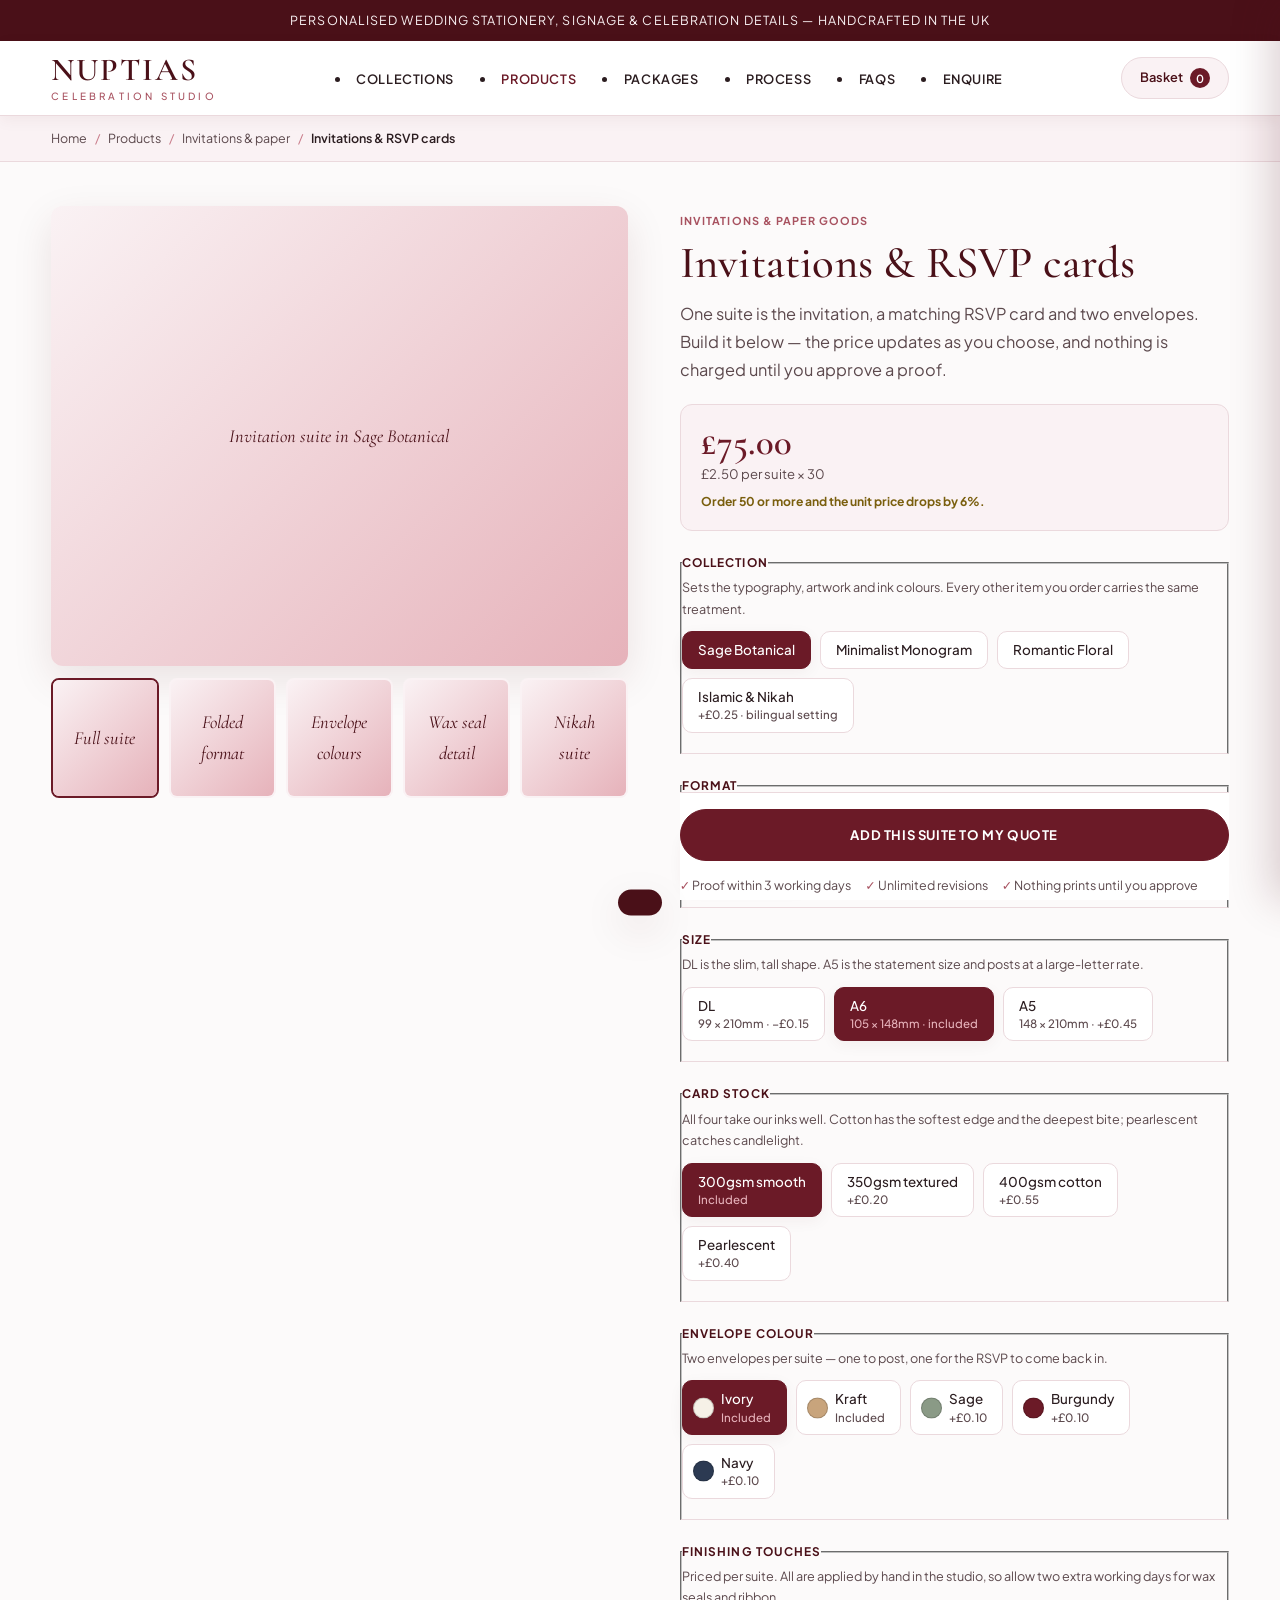
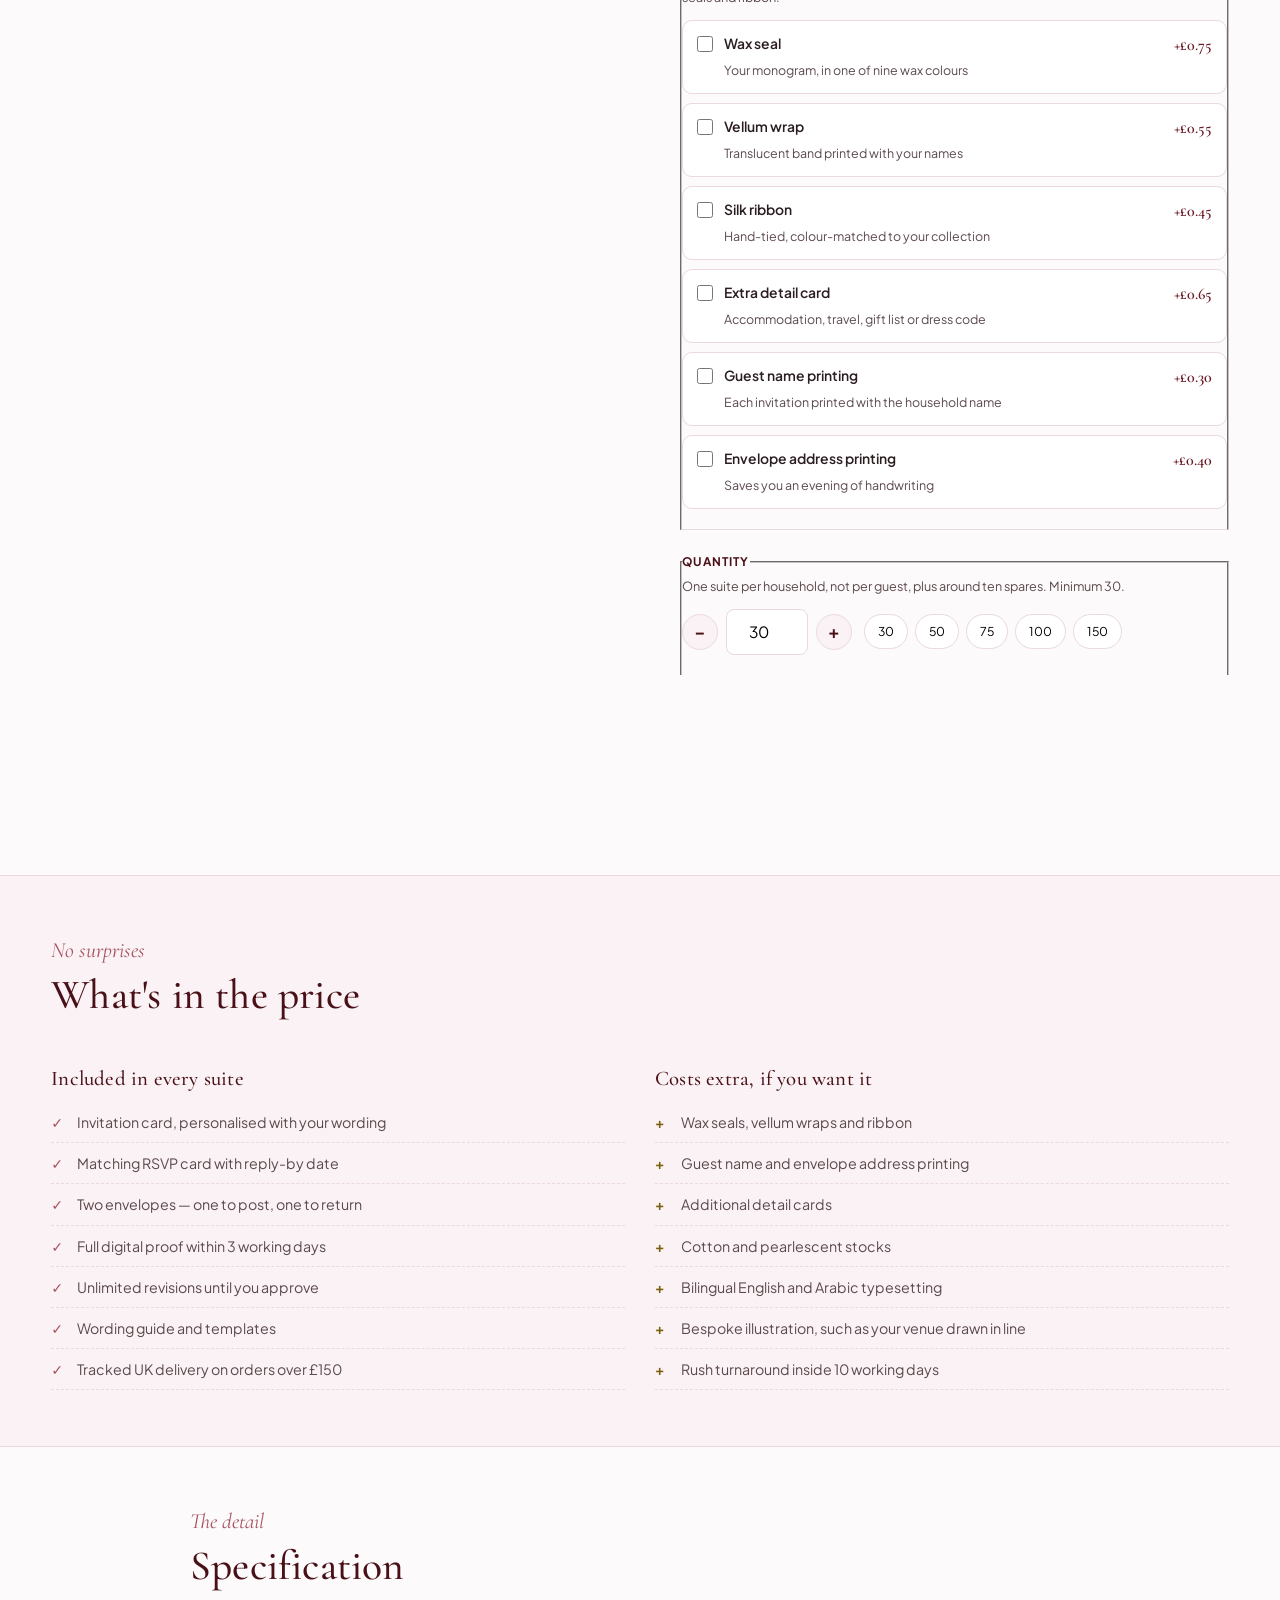
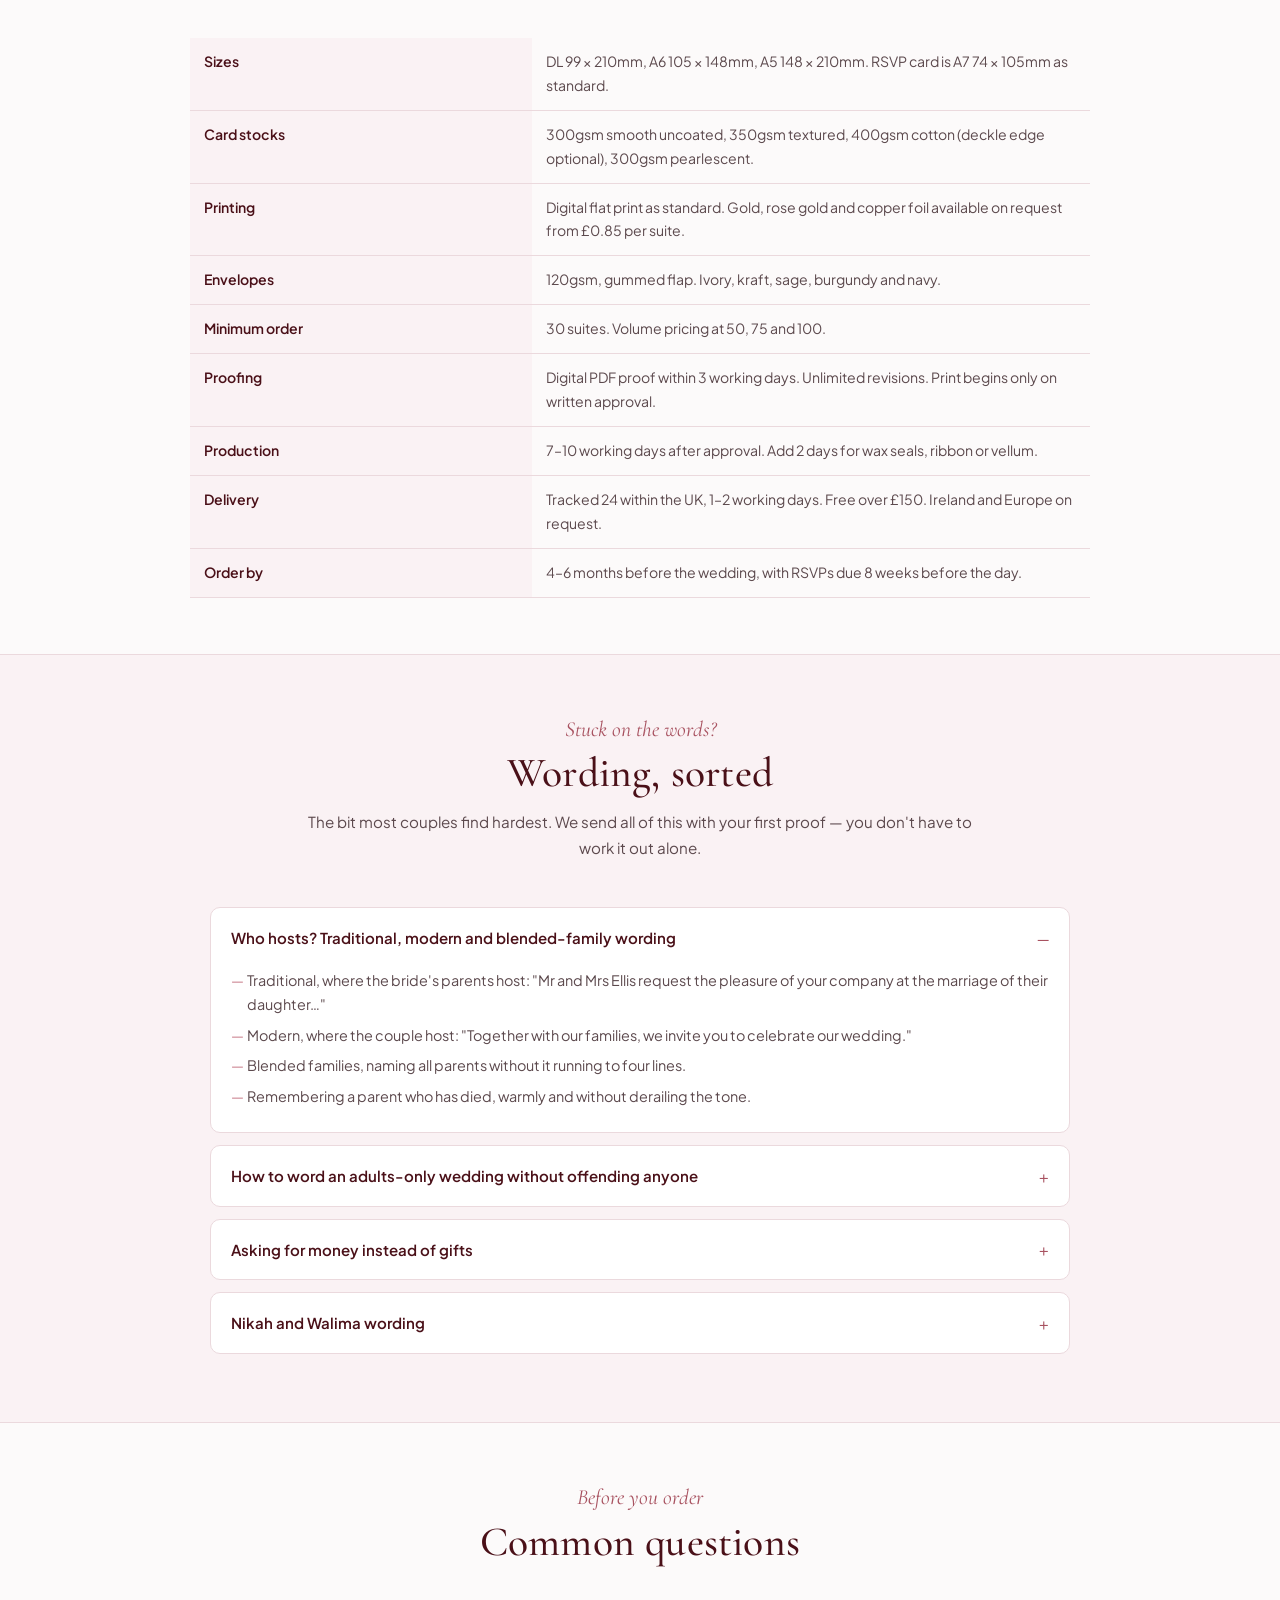
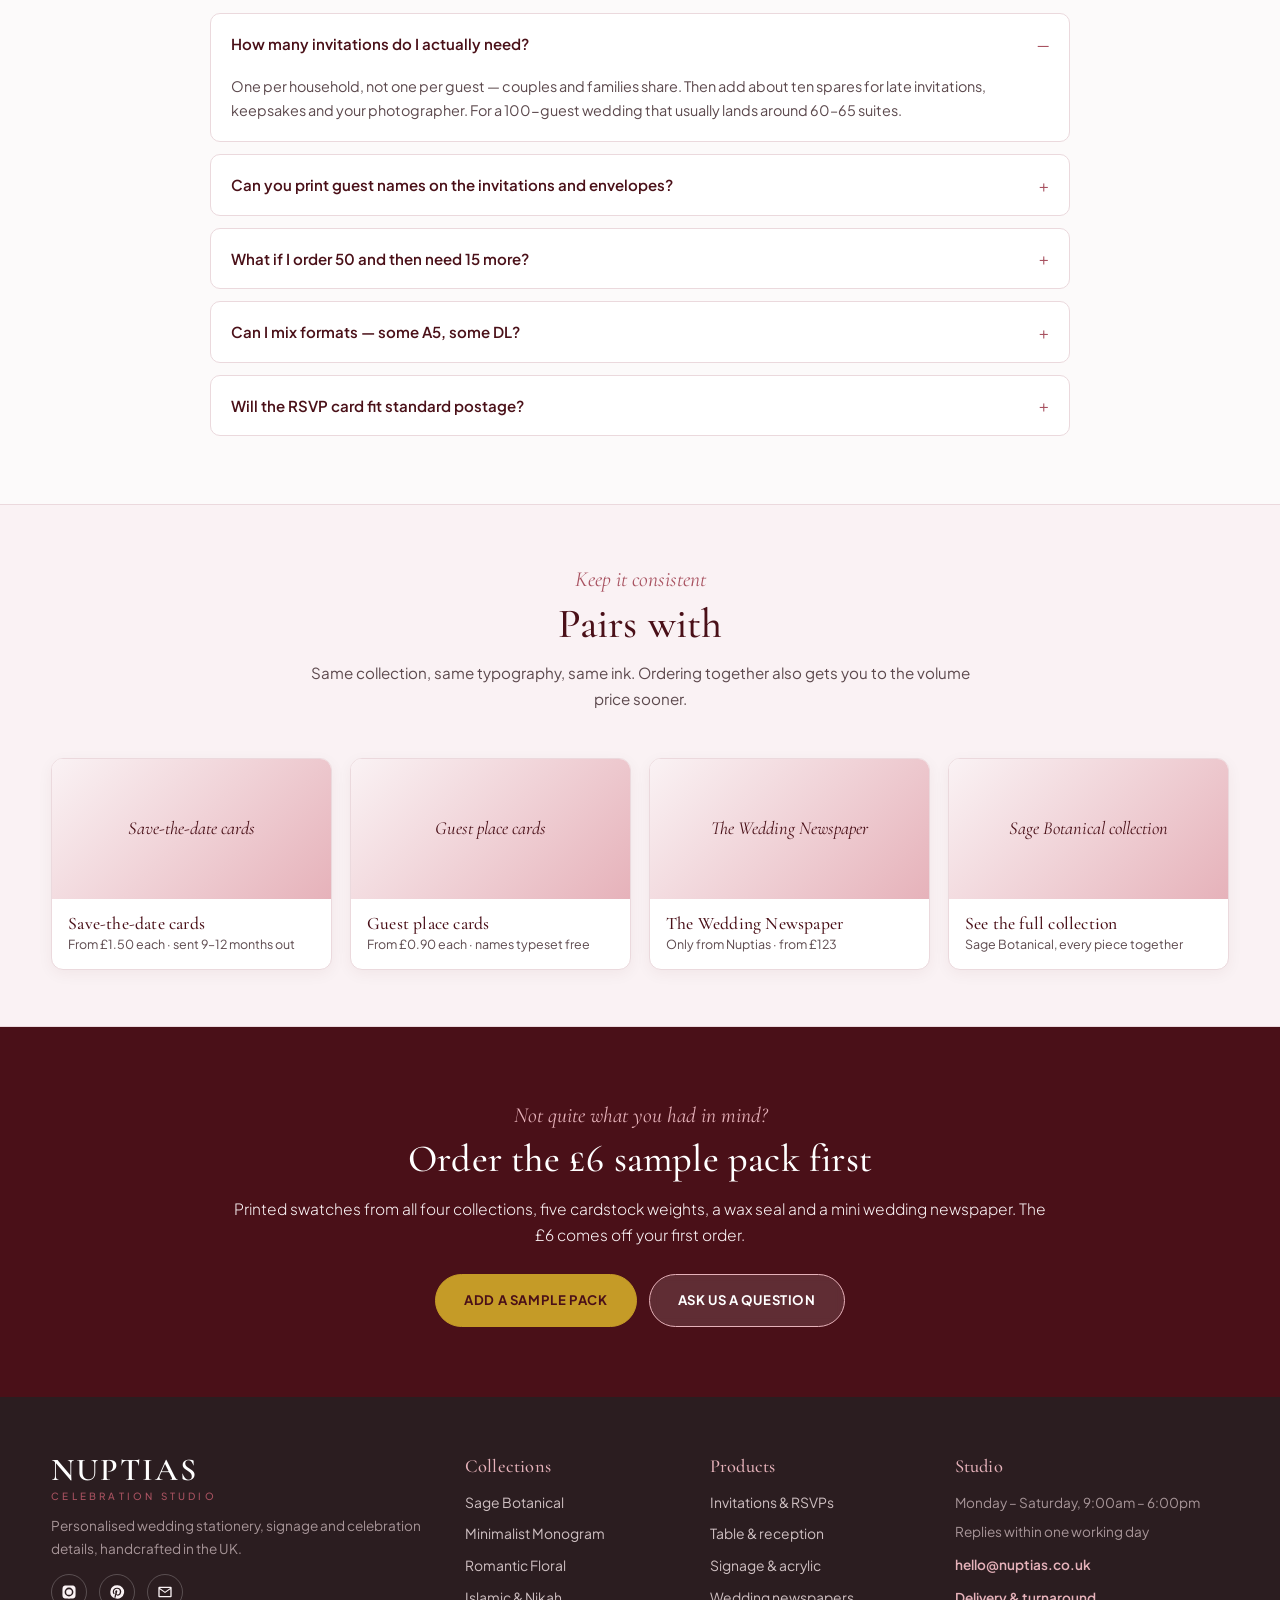
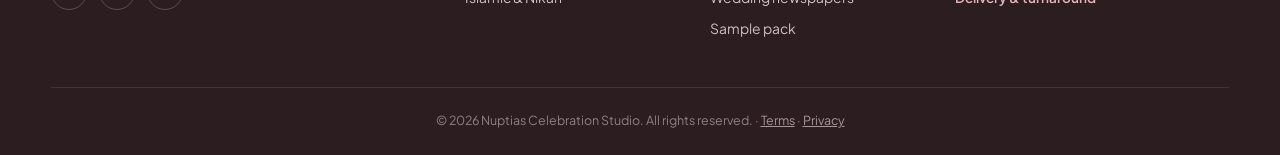
<file: invitations-and-rsvp-cards.html>
<!DOCTYPE html>
<html lang="en-GB">
<head>
<meta charset="UTF-8">
<meta name="viewport" content="width=device-width, initial-scale=1.0">

<title>Personalised Wedding Invitations &amp; RSVP Cards | Nuptias</title>
<meta name="description" content="Personalised wedding invitation suites with matching RSVP cards. Flat, folded or trifold, four cardstocks, wax seals and guest name printing. From £2.50 per suite, minimum 30. UK printed.">
<meta name="robots" content="index, follow, max-image-preview:large">
<meta name="theme-color" content="#4A1018">
<link rel="canonical" href="https://www.nuptias.co.uk/products/invitations-and-rsvp-cards.html">

<meta property="og:type" content="product">
<meta property="og:site_name" content="Nuptias Celebration Studio">
<meta property="og:locale" content="en_GB">
<meta property="og:title" content="Personalised Wedding Invitations &amp; RSVP Cards | Nuptias">
<meta property="og:description" content="Invitation suites with matching RSVP cards, in four coordinated collections. From £2.50 per suite.">
<meta property="og:url" content="https://www.nuptias.co.uk/products/invitations-and-rsvp-cards.html">
<meta property="og:image" content="https://www.nuptias.co.uk/social-invitations.jpg">
<meta name="twitter:card" content="summary_large_image">

<link rel="icon" href="data:image/svg+xml,%3Csvg xmlns='http://www.w3.org/2000/svg' viewBox='0 0 32 32'%3E%3Crect width='32' height='32' rx='6' fill='%234A1018'/%3E%3Ctext x='16' y='23' font-family='Georgia,serif' font-size='19' fill='%23E6B2BA' text-anchor='middle'%3EN%3C/text%3E%3C/svg%3E">
<link rel="preconnect" href="https://fonts.googleapis.com">
<link rel="preconnect" href="https://fonts.gstatic.com" crossorigin>
<link rel="preconnect" href="https://images.unsplash.com">
<link href="https://fonts.googleapis.com/css2?family=Cormorant+Garamond:ital,wght@0,400;0,500;0,600;0,700;1,400;1,600&family=Plus+Jakarta+Sans:wght@300;400;500;600;700&display=swap" rel="stylesheet">
<link rel="stylesheet" href="../assets/nuptias.css">

<script type="application/ld+json">
{
  "@context":"https://schema.org",
  "@graph":[
    {
      "@type":"BreadcrumbList",
      "itemListElement":[
        {"@type":"ListItem","position":1,"name":"Home","item":"https://www.nuptias.co.uk/"},
        {"@type":"ListItem","position":2,"name":"Products","item":"https://www.nuptias.co.uk/#products"},
        {"@type":"ListItem","position":3,"name":"Invitations & RSVP cards","item":"https://www.nuptias.co.uk/products/invitations-and-rsvp-cards.html"}
      ]
    },
    {
      "@type":"Product",
      "name":"Personalised wedding invitations & RSVP cards",
      "description":"A wedding invitation suite comprising an invitation, a matching RSVP card and two envelopes, personalised in one of four Nuptias collections. Available flat, folded or trifold in DL, A6 or A5, on four cardstocks, with optional wax seals, vellum wraps, ribbon and guest name printing.",
      "brand":{"@type":"Brand","name":"Nuptias Celebration Studio"},
      "category":"Wedding Invitations",
      "material":"350gsm textured cardstock",
      "offers":{
        "@type":"AggregateOffer",
        "url":"https://www.nuptias.co.uk/products/invitations-and-rsvp-cards.html",
        "priceCurrency":"GBP",
        "lowPrice":"70.50",
        "highPrice":"5.60",
        "offerCount":1,
        "availability":"https://schema.org/InStock",
        "eligibleQuantity":{"@type":"QuantitativeValue","minValue":30,"unitText":"suites"},
        "seller":{"@type":"Organization","name":"Nuptias Celebration Studio"}
      }
    },
    {
      "@type":"FAQPage",
      "mainEntity":[
        {"@type":"Question","name":"How many wedding invitations should I order?",
          "acceptedAnswer":{"@type":"Answer","text":"Order one invitation per household rather than per guest, then add ten spares for late additions, keepsakes and photography. For 100 guests that is usually around 60 to 65 suites."}},
        {"@type":"Question","name":"Can you print guest names on the invitations and envelopes?",
          "acceptedAnswer":{"@type":"Answer","text":"Yes. Guest name printing on the invitation is £0.30 per suite and envelope address printing is £0.40 per suite. Send your list as a spreadsheet and we typeset every name in your collection font."}},
        {"@type":"Question","name":"Do I have to write the invitation wording myself?",
          "acceptedAnswer":{"@type":"Answer","text":"No. We send a wording guide covering traditional, modern, blended-family and Nikah phrasing, and we will adapt any of it to your circumstances at proof stage at no extra cost."}},
        {"@type":"Question","name":"What is included in one invitation suite?",
          "acceptedAnswer":{"@type":"Answer","text":"Each suite includes the invitation card, a matching RSVP card, an envelope for the invitation and a second envelope for the RSVP return. Detail cards, wax seals, vellum wraps and ribbon are optional extras."}}
      ]
    }
  ]
}
</script>
</head>

<body data-root="../">
<a class="skip-link" href="#main">Skip to main content</a>

<div class="topbar">Personalised wedding stationery, signage &amp; celebration details — handcrafted in the UK</div>

<header class="site-header">
  <div class="container header-inner">
    <a href="../index.html" class="logo">Nuptias<span>Celebration Studio</span></a>
    <nav id="primary-nav" class="nav" aria-label="Primary">
      <li><a href="../index.html#collections">Collections</a></li>
      <li><a href="../index.html#products" aria-current="page">Products</a></li>
      <li><a href="../index.html#packages">Packages</a></li>
      <li><a href="../index.html#process">Process</a></li>
      <li><a href="../index.html#faq">FAQs</a></li>
      <li><a href="../index.html#enquiry">Enquire</a></li>
    </nav>
    <div class="header-actions">
      <button class="nav-toggle" id="navToggle" aria-expanded="false" aria-controls="primary-nav" aria-label="Open menu">☰</button>
      <button class="cart-btn" data-open-basket aria-label="Open your quote basket">
        Basket <span class="cart-count" data-cart-count>0</span>
      </button>
    </div>
  </div>
</header>

<div class="collection-bar" id="collectionBar" data-visible="false">
  <div class="container">
    <span>Browsing in <strong data-collection-name></strong></span>
    <button type="button" data-clear-collection>Change collection</button>
  </div>
</div>

<nav class="breadcrumb" aria-label="Breadcrumb">
  <ol class="container">
    <li><a href="../index.html">Home</a></li>
    <li><a href="../index.html#products">Products</a></li>
    <li><a href="../index.html#products">Invitations &amp; paper</a></li>
    <li aria-current="page">Invitations &amp; RSVP cards</li>
  </ol>
</nav>

<main id="main">

<section class="pdp">
  <div class="container pdp-grid">

    <!-- Gallery -->
    <div data-gallery>
      <div class="media gallery-main" data-label="Invitation suite in Sage Botanical">
        <img data-gallery-main src="https://images.unsplash.com/photo-1478146896981-b80fe463b330?auto=format&fit=crop&w=1000&q=80" width="1000" height="750" alt="Wedding invitation suite with RSVP card, envelope and wax seal laid on linen">
      </div>
      <div class="gallery-thumbs" role="group" aria-label="Product photographs">
        <button class="thumb media" aria-current="true" data-label="Full suite" data-alt="Wedding invitation suite with RSVP card and wax seal">
          <img src="https://images.unsplash.com/photo-1478146896981-b80fe463b330?auto=format&fit=crop&w=1000&q=80" alt="" loading="lazy">
        </button>
        <button class="thumb media" aria-current="false" data-label="Folded format" data-alt="Folded wedding invitation standing open">
          <img src="https://images.unsplash.com/photo-1520854221256-17451cc331bf?auto=format&fit=crop&w=1000&q=80" alt="" loading="lazy">
        </button>
        <button class="thumb media" aria-current="false" data-label="Envelope colours" data-alt="Coloured envelopes fanned out">
          <img src="https://images.unsplash.com/photo-1513151233558-d860c5398176?auto=format&fit=crop&w=1000&q=80" alt="" loading="lazy">
        </button>
        <button class="thumb media" aria-current="false" data-label="Wax seal detail" data-alt="Close-up of a wax seal on an envelope flap">
          <img src="https://images.unsplash.com/photo-1607344645866-009c320b63e0?auto=format&fit=crop&w=1000&q=80" alt="" loading="lazy">
        </button>
        <button class="thumb media" aria-current="false" data-label="Nikah suite" data-alt="Burgundy and gold Nikah invitation">
          <img src="https://images.unsplash.com/photo-1544078751-58fee2d8a03b?auto=format&fit=crop&w=1000&q=80" alt="" loading="lazy">
        </button>
      </div>
    </div>

    <!-- Configurator -->
    <div>
      <div class="pdp-head">
        <span class="kicker">Invitations &amp; paper goods</span>
        <h1>Invitations &amp; RSVP cards</h1>
        <p class="lede">One suite is the invitation, a matching RSVP card and two envelopes. Build it below — the price updates as you choose, and nothing is charged until you approve a proof.</p>
      </div>

      <form data-configurator
            data-name="Invitations &amp; RSVP cards"
            data-url="products/invitations-and-rsvp-cards.html"
            data-unit="suites"
            data-unit-singular="suite"
            data-base-unit="2.50"
            data-base-flat="0"
            data-min="30"
            data-breaks='[[30,1],[50,0.94],[75,0.90],[100,0.86]]'>

        <div class="price-live">
          <div class="total" data-price-total>£75.00</div>
          <div class="per" data-price-per></div>
          <div class="break-note" data-break-note></div>
        </div>

        <fieldset class="opt">
          <legend>Collection</legend>
          <p class="opt-help">Sets the typography, artwork and ink colours. Every other item you order carries the same treatment.</p>
          <div class="chips">
            <label class="chip"><input type="radio" name="collection" data-group="Collection" data-label="Sage Botanical" data-collection-option data-delta="0" checked><span>Sage Botanical</span></label>
            <label class="chip"><input type="radio" name="collection" data-group="Collection" data-label="Minimalist Monogram" data-collection-option data-delta="0"><span>Minimalist Monogram</span></label>
            <label class="chip"><input type="radio" name="collection" data-group="Collection" data-label="Romantic Floral" data-collection-option data-delta="0"><span>Romantic Floral</span></label>
            <label class="chip"><input type="radio" name="collection" data-group="Collection" data-label="Islamic &amp; Nikah Suite" data-collection-option data-delta="0.25"><span>Islamic &amp; Nikah<em>+£0.25 · bilingual setting</em></span></label>
          </div>
        </fieldset>

        <fieldset class="opt">
          <legend>Format</legend>
          <p class="opt-help">Folded and trifold give you more room for detail without a separate insert.</p>
          <div class="chips">
            <label class="chip"><input type="radio" name="format" data-group="Format" data-label="Flat single card" data-delta="0" checked><span>Flat single card<em>Included</em></span></label>
            <label class="chip"><input type="radio" name="format" data-group="Format" data-label="Folded" data-delta="0.60"><span>Folded<em>+£0.60</em></span></label>
            <label class="chip"><input type="radio" name="format" data-group="Format" data-label="Trifold" data-delta="0.95"><span>Trifold<em>+£0.95</em></span></label>
          </div>
        </fieldset>

        <fieldset class="opt">
          <legend>Size</legend>
          <p class="opt-help">DL is the slim, tall shape. A5 is the statement size and posts at a large-letter rate.</p>
          <div class="chips">
            <label class="chip"><input type="radio" name="size" data-group="Size" data-label="DL 99 × 210mm" data-delta="-0.15"><span>DL<em>99 × 210mm · −£0.15</em></span></label>
            <label class="chip"><input type="radio" name="size" data-group="Size" data-label="A6 105 × 148mm" data-delta="0" checked><span>A6<em>105 × 148mm · included</em></span></label>
            <label class="chip"><input type="radio" name="size" data-group="Size" data-label="A5 148 × 210mm" data-delta="0.45"><span>A5<em>148 × 210mm · +£0.45</em></span></label>
          </div>
        </fieldset>

        <fieldset class="opt">
          <legend>Card stock</legend>
          <p class="opt-help">All four take our inks well. Cotton has the softest edge and the deepest bite; pearlescent catches candlelight.</p>
          <div class="chips">
            <label class="chip"><input type="radio" name="stock" data-group="Stock" data-label="300gsm smooth" data-delta="0" checked><span>300gsm smooth<em>Included</em></span></label>
            <label class="chip"><input type="radio" name="stock" data-group="Stock" data-label="350gsm textured" data-delta="0.20"><span>350gsm textured<em>+£0.20</em></span></label>
            <label class="chip"><input type="radio" name="stock" data-group="Stock" data-label="400gsm cotton" data-delta="0.55"><span>400gsm cotton<em>+£0.55</em></span></label>
            <label class="chip"><input type="radio" name="stock" data-group="Stock" data-label="Pearlescent" data-delta="0.40"><span>Pearlescent<em>+£0.40</em></span></label>
          </div>
        </fieldset>

        <fieldset class="opt">
          <legend>Envelope colour</legend>
          <p class="opt-help">Two envelopes per suite — one to post, one for the RSVP to come back in.</p>
          <div class="chips">
            <label class="chip chip--swatch" style="--sw:#F6F1E7"><input type="radio" name="env" data-group="Envelope" data-label="Ivory envelopes" data-delta="0" checked><span>Ivory<em>Included</em></span></label>
            <label class="chip chip--swatch" style="--sw:#C8A47C"><input type="radio" name="env" data-group="Envelope" data-label="Kraft envelopes" data-delta="0"><span>Kraft<em>Included</em></span></label>
            <label class="chip chip--swatch" style="--sw:#8A9A86"><input type="radio" name="env" data-group="Envelope" data-label="Sage envelopes" data-delta="0.10"><span>Sage<em>+£0.10</em></span></label>
            <label class="chip chip--swatch" style="--sw:#6B1A27"><input type="radio" name="env" data-group="Envelope" data-label="Burgundy envelopes" data-delta="0.10"><span>Burgundy<em>+£0.10</em></span></label>
            <label class="chip chip--swatch" style="--sw:#2C3A52"><input type="radio" name="env" data-group="Envelope" data-label="Navy envelopes" data-delta="0.10"><span>Navy<em>+£0.10</em></span></label>
          </div>
        </fieldset>

        <fieldset class="opt">
          <legend>Finishing touches</legend>
          <p class="opt-help">Priced per suite. All are applied by hand in the studio, so allow two extra working days for wax seals and ribbon.</p>
          <div class="addons">
            <label class="addon">
              <input type="checkbox" name="addon" data-group="Extras" data-label="Wax seal" data-delta="0.75">
              <span class="addon-text"><strong>Wax seal</strong><span>Your monogram, in one of nine wax colours</span></span>
              <span class="addon-price">+£0.75</span>
            </label>
            <label class="addon">
              <input type="checkbox" name="addon" data-group="Extras" data-label="Vellum wrap" data-delta="0.55">
              <span class="addon-text"><strong>Vellum wrap</strong><span>Translucent band printed with your names</span></span>
              <span class="addon-price">+£0.55</span>
            </label>
            <label class="addon">
              <input type="checkbox" name="addon" data-group="Extras" data-label="Silk ribbon" data-delta="0.45">
              <span class="addon-text"><strong>Silk ribbon</strong><span>Hand-tied, colour-matched to your collection</span></span>
              <span class="addon-price">+£0.45</span>
            </label>
            <label class="addon">
              <input type="checkbox" name="addon" data-group="Extras" data-label="Detail card" data-delta="0.65">
              <span class="addon-text"><strong>Extra detail card</strong><span>Accommodation, travel, gift list or dress code</span></span>
              <span class="addon-price">+£0.65</span>
            </label>
            <label class="addon">
              <input type="checkbox" name="addon" data-group="Extras" data-label="Guest name printing" data-delta="0.30">
              <span class="addon-text"><strong>Guest name printing</strong><span>Each invitation printed with the household name</span></span>
              <span class="addon-price">+£0.30</span>
            </label>
            <label class="addon">
              <input type="checkbox" name="addon" data-group="Extras" data-label="Envelope address printing" data-delta="0.40">
              <span class="addon-text"><strong>Envelope address printing</strong><span>Saves you an evening of handwriting</span></span>
              <span class="addon-price">+£0.40</span>
            </label>
          </div>
        </fieldset>

        <fieldset class="opt">
          <legend>Quantity</legend>
          <p class="opt-help">One suite per household, not per guest, plus around ten spares. Minimum 30.</p>
          <div class="qty-row">
            <div class="qty-stepper">
              <button type="button" data-qty-step="-5" aria-label="Reduce quantity by five">−</button>
              <input type="number" data-qty value="30" min="30" step="1" aria-label="Number of suites">
              <button type="button" data-qty-step="5" aria-label="Increase quantity by five">+</button>
            </div>
            <div class="qty-presets">
              <button type="button" data-qty-preset="30">30</button>
              <button type="button" data-qty-preset="50">50</button>
              <button type="button" data-qty-preset="75">75</button>
              <button type="button" data-qty-preset="100">100</button>
              <button type="button" data-qty-preset="150">150</button>
            </div>
          </div>
        </fieldset>

        <div class="pdp-cta">
          <button type="button" class="btn btn--primary btn--block" data-add-configured>Add this suite to my quote</button>
          <div class="pdp-reassure">
            <span>Proof within 3 working days</span>
            <span>Unlimited revisions</span>
            <span>Nothing prints until you approve</span>
          </div>
        </div>
      </form>
    </div>
  </div>
</section>

<!-- What you get -->
<section class="section section--sm section--tint">
  <div class="container">
    <div class="section-head section-head--left">
      <span class="eyebrow">No surprises</span>
      <h2 class="section-title">What's in the price</h2>
    </div>
    <div class="two-col">
      <div>
        <h3 style="font-size:1.3rem;margin-bottom:10px">Included in every suite</h3>
        <ul class="tick-list">
          <li>Invitation card, personalised with your wording</li>
          <li>Matching RSVP card with reply-by date</li>
          <li>Two envelopes — one to post, one to return</li>
          <li>Full digital proof within 3 working days</li>
          <li>Unlimited revisions until you approve</li>
          <li>Wording guide and templates</li>
          <li>Tracked UK delivery on orders over £150</li>
        </ul>
      </div>
      <div>
        <h3 style="font-size:1.3rem;margin-bottom:10px">Costs extra, if you want it</h3>
        <ul class="tick-list tick-list--alt">
          <li>Wax seals, vellum wraps and ribbon</li>
          <li>Guest name and envelope address printing</li>
          <li>Additional detail cards</li>
          <li>Cotton and pearlescent stocks</li>
          <li>Bilingual English and Arabic typesetting</li>
          <li>Bespoke illustration, such as your venue drawn in line</li>
          <li>Rush turnaround inside 10 working days</li>
        </ul>
      </div>
    </div>
  </div>
</section>

<!-- Specification -->
<section class="section section--sm">
  <div class="container" style="max-width:900px">
    <div class="section-head section-head--left">
      <span class="eyebrow">The detail</span>
      <h2 class="section-title">Specification</h2>
    </div>
    <table class="spec-table">
      <caption class="visually-hidden">Technical specification for invitation suites</caption>
      <tbody>
        <tr><th scope="row">Sizes</th><td>DL 99 × 210mm, A6 105 × 148mm, A5 148 × 210mm. RSVP card is A7 74 × 105mm as standard.</td></tr>
        <tr><th scope="row">Card stocks</th><td>300gsm smooth uncoated, 350gsm textured, 400gsm cotton (deckle edge optional), 300gsm pearlescent.</td></tr>
        <tr><th scope="row">Printing</th><td>Digital flat print as standard. Gold, rose gold and copper foil available on request from £0.85 per suite.</td></tr>
        <tr><th scope="row">Envelopes</th><td>120gsm, gummed flap. Ivory, kraft, sage, burgundy and navy.</td></tr>
        <tr><th scope="row">Minimum order</th><td>30 suites. Volume pricing at 50, 75 and 100.</td></tr>
        <tr><th scope="row">Proofing</th><td>Digital PDF proof within 3 working days. Unlimited revisions. Print begins only on written approval.</td></tr>
        <tr><th scope="row">Production</th><td>7–10 working days after approval. Add 2 days for wax seals, ribbon or vellum.</td></tr>
        <tr><th scope="row">Delivery</th><td>Tracked 24 within the UK, 1–2 working days. Free over £150. Ireland and Europe on request.</td></tr>
        <tr><th scope="row">Order by</th><td>4–6 months before the wedding, with RSVPs due 8 weeks before the day.</td></tr>
      </tbody>
    </table>
  </div>
</section>

<!-- Wording help -->
<section class="section section--sm section--tint">
  <div class="container">
    <div class="section-head">
      <span class="eyebrow">Stuck on the words?</span>
      <h2 class="section-title">Wording, sorted</h2>
      <p class="section-intro">The bit most couples find hardest. We send all of this with your first proof — you don't have to work it out alone.</p>
    </div>
    <div class="faq">
      <details open>
        <summary>Who hosts? Traditional, modern and blended-family wording</summary>
        <ul>
          <li>Traditional, where the bride's parents host: "Mr and Mrs Ellis request the pleasure of your company at the marriage of their daughter…"</li>
          <li>Modern, where the couple host: "Together with our families, we invite you to celebrate our wedding."</li>
          <li>Blended families, naming all parents without it running to four lines.</li>
          <li>Remembering a parent who has died, warmly and without derailing the tone.</li>
        </ul>
      </details>
      <details>
        <summary>How to word an adults-only wedding without offending anyone</summary>
        <p>The line that works best sits on the RSVP card rather than the invitation, and names the people invited rather than the people who aren't. We give you three phrasings that have never yet caused a family incident.</p>
      </details>
      <details>
        <summary>Asking for money instead of gifts</summary>
        <p>Four versions, from a light touch to an explicit honeymoon fund, plus where to put it — a detail card reads better than the invitation itself.</p>
      </details>
      <details>
        <summary>Nikah and Walima wording</summary>
        <p>Bismillah openings, the Nikah ceremony line, separate Walima timings, and bilingual layouts where English and Arabic sit side by side without either feeling like a translation.</p>
      </details>
    </div>
  </div>
</section>

<!-- FAQ -->
<section class="section section--sm">
  <div class="container">
    <div class="section-head">
      <span class="eyebrow">Before you order</span>
      <h2 class="section-title">Common questions</h2>
    </div>
    <div class="faq">
      <details open>
        <summary>How many invitations do I actually need?</summary>
        <p>One per household, not one per guest — couples and families share. Then add about ten spares for late invitations, keepsakes and your photographer. For a 100-guest wedding that usually lands around 60–65 suites.</p>
      </details>
      <details>
        <summary>Can you print guest names on the invitations and envelopes?</summary>
        <p>Yes — £0.30 per suite for the invitation and £0.40 for the envelope. Send your list as a spreadsheet with one household per row and we typeset every name in your collection font. Name corrections are free up to proof approval.</p>
      </details>
      <details>
        <summary>What if I order 50 and then need 15 more?</summary>
        <p>Re-orders are charged at your original unit price with no new setup fee, as long as the design is unchanged. Realistically, order the spares up front — a top-up of 15 costs more in postage than in printing.</p>
      </details>
      <details>
        <summary>Can I mix formats — some A5, some DL?</summary>
        <p>Yes, but they're priced as two separate lines. Couples usually do this for a small number of A5 suites for close family, with DL for everyone else.</p>
      </details>
      <details>
        <summary>Will the RSVP card fit standard postage?</summary>
        <p>The A7 RSVP card in its envelope posts at the standard letter rate. An A5 invitation suite with a wax seal will need a large letter stamp — we tell you which rate applies before you print.</p>
      </details>
    </div>
  </div>
</section>

<!-- Pairs with -->
<section class="section section--sm section--tint">
  <div class="container">
    <div class="section-head">
      <span class="eyebrow">Keep it consistent</span>
      <h2 class="section-title">Pairs with</h2>
      <p class="section-intro">Same collection, same typography, same ink. Ordering together also gets you to the volume price sooner.</p>
    </div>
    <div class="pairs">
      <a class="pair" href="../index.html#products">
        <div class="media" data-label="Save-the-date cards"><img src="https://images.unsplash.com/photo-1513151233558-d860c5398176?auto=format&fit=crop&w=600&q=80" alt="Save-the-date card on textured stock" loading="lazy"></div>
        <div class="pair-body"><h3>Save-the-date cards</h3><p>From £1.50 each · sent 9–12 months out</p></div>
      </a>
      <a class="pair" href="../index.html#products">
        <div class="media" data-label="Guest place cards"><img src="https://images.unsplash.com/photo-1522673607200-164d1b6ce486?auto=format&fit=crop&w=600&q=80" alt="Place card resting on a folded napkin" loading="lazy"></div>
        <div class="pair-body"><h3>Guest place cards</h3><p>From £0.90 each · names typeset free</p></div>
      </a>
      <a class="pair" href="wedding-newspaper.html">
        <div class="media" data-label="The Wedding Newspaper"><img src="https://images.unsplash.com/photo-1583939003579-730e3918a45a?auto=format&fit=crop&w=600&q=80" alt="Bespoke wedding newspaper open on a table" loading="lazy"></div>
        <div class="pair-body"><h3>The Wedding Newspaper</h3><p>Only from Nuptias · from £123</p></div>
      </a>
      <a class="pair" href="../collections/sage-botanical.html">
        <div class="media" data-label="Sage Botanical collection"><img src="https://images.unsplash.com/photo-1465495976277-4387d4b0b4c6?auto=format&fit=crop&w=600&q=80" alt="Eucalyptus stems beside an ivory invitation" loading="lazy"></div>
        <div class="pair-body"><h3>See the full collection</h3><p>Sage Botanical, every piece together</p></div>
      </a>
    </div>
  </div>
</section>

<section class="feature" style="padding:70px 0">
  <div class="container feature-inner">
    <span class="eyebrow">Not quite what you had in mind?</span>
    <h2 style="font-size:clamp(1.8rem,4vw,2.4rem)">Order the £6 sample pack first</h2>
    <p>Printed swatches from all four collections, five cardstock weights, a wax seal and a mini wedding newspaper. The £6 comes off your first order.</p>
    <div class="feature-ctas">
      <button class="btn btn--gold" data-add data-name="Sample pack" data-price="6.00" data-min="1" data-unit="packs" data-unit-singular="pack">Add a sample pack</button>
      <a class="btn btn--ghost" href="../index.html#enquiry">Ask us a question</a>
    </div>
  </div>
</section>

</main>

<footer>
  <div class="container">
    <div class="footer-grid">
      <div class="footer-brand">
        <a href="../index.html" class="logo">Nuptias<span>Celebration Studio</span></a>
        <p>Personalised wedding stationery, signage and celebration details, handcrafted in the UK.</p>
        <div class="socials">
          <a href="https://www.instagram.com/nuptiasstudio" rel="noopener me" target="_blank" aria-label="Nuptias on Instagram"><svg viewBox="0 0 24 24" aria-hidden="true"><path d="M12 2.2c3.2 0 3.6 0 4.9.07 1.2.06 1.8.25 2.2.42.6.22 1 .49 1.4.9.4.4.68.8.9 1.4.17.4.36 1 .42 2.2.06 1.3.07 1.7.07 4.9s0 3.6-.07 4.9c-.06 1.2-.25 1.8-.42 2.2a3.8 3.8 0 0 1-.9 1.4c-.4.4-.8.68-1.4.9-.4.17-1 .36-2.2.42-1.3.06-1.7.07-4.9.07s-3.6 0-4.9-.07c-1.2-.06-1.8-.25-2.2-.42a3.8 3.8 0 0 1-1.4-.9 3.8 3.8 0 0 1-.9-1.4c-.17-.4-.36-1-.42-2.2C2.2 15.6 2.2 15.2 2.2 12s0-3.6.07-4.9c.06-1.2.25-1.8.42-2.2.22-.6.49-1 .9-1.4.4-.4.8-.68 1.4-.9.4-.17 1-.36 2.2-.42C8.4 2.2 8.8 2.2 12 2.2zm0 3.2a6.6 6.6 0 1 0 0 13.2 6.6 6.6 0 0 0 0-13.2zm0 10.9a4.3 4.3 0 1 1 0-8.6 4.3 4.3 0 0 1 0 8.6zm6.9-11.1a1.55 1.55 0 1 1-3.1 0 1.55 1.55 0 0 1 3.1 0z"/></svg></a>
          <a href="https://www.pinterest.co.uk/nuptiasstudio" rel="noopener me" target="_blank" aria-label="Nuptias on Pinterest"><svg viewBox="0 0 24 24" aria-hidden="true"><path d="M12 2a10 10 0 0 0-3.6 19.3c-.09-.8-.16-2 .03-2.9l1.2-5.1s-.3-.6-.3-1.5c0-1.4.8-2.5 1.8-2.5.9 0 1.3.65 1.3 1.4 0 .87-.55 2.17-.84 3.37-.24 1 .5 1.83 1.5 1.83 1.8 0 3.2-1.9 3.2-4.65 0-2.43-1.75-4.13-4.24-4.13-2.9 0-4.6 2.17-4.6 4.4 0 .87.34 1.8.76 2.3.08.1.09.19.07.29l-.28 1.14c-.05.18-.15.22-.34.13-1.25-.58-2.03-2.4-2.03-3.87 0-3.15 2.29-6.04 6.6-6.04 3.46 0 6.16 2.47 6.16 5.77 0 3.44-2.17 6.21-5.18 6.21-1.01 0-1.96-.53-2.29-1.15l-.62 2.37c-.22.87-.83 1.96-1.24 2.63A10 10 0 1 0 12 2z"/></svg></a>
          <a href="mailto:hello@nuptias.co.uk" aria-label="Email Nuptias"><svg viewBox="0 0 24 24" aria-hidden="true"><path d="M2 5.5A1.5 1.5 0 0 1 3.5 4h17A1.5 1.5 0 0 1 22 5.5v13a1.5 1.5 0 0 1-1.5 1.5h-17A1.5 1.5 0 0 1 2 18.5v-13zm2.2.5 7.8 5.6L19.8 6H4.2zM20 7.9l-7.4 5.3a1 1 0 0 1-1.2 0L4 7.9V18h16V7.9z"/></svg></a>
        </div>
      </div>
      <nav aria-label="Collections">
        <h3>Collections</h3>
        <ul class="footer-links">
          <li><a href="../collections/sage-botanical.html">Sage Botanical</a></li>
          <li><a href="../index.html#collections">Minimalist Monogram</a></li>
          <li><a href="../index.html#collections">Romantic Floral</a></li>
          <li><a href="../index.html#collections">Islamic &amp; Nikah</a></li>
        </ul>
      </nav>
      <nav aria-label="Products">
        <h3>Products</h3>
        <ul class="footer-links">
          <li><a href="invitations-and-rsvp-cards.html">Invitations &amp; RSVPs</a></li>
          <li><a href="../index.html#products">Table &amp; reception</a></li>
          <li><a href="../index.html#products">Signage &amp; acrylic</a></li>
          <li><a href="wedding-newspaper.html">Wedding newspapers</a></li>
          <li><a href="../index.html#samples">Sample pack</a></li>
        </ul>
      </nav>
      <div class="footer-contact">
        <h3>Studio</h3>
        <p>Monday – Saturday, 9:00am – 6:00pm</p>
        <p>Replies within one working day</p>
        <p style="margin-top:10px"><a href="mailto:hello@nuptias.co.uk">hello@nuptias.co.uk</a></p>
        <p style="margin-top:10px"><a href="../index.html#faq">Delivery &amp; turnaround</a></p>
      </div>
    </div>
    <div class="footer-bottom">
      <p>&copy; <span id="year">2026</span> Nuptias Celebration Studio. All rights reserved. · <a href="../index.html#faq">Terms</a> · <a href="../index.html#faq">Privacy</a></p>
    </div>
  </div>
</footer>

<script src="../assets/nuptias.js" defer></script>
</body>
</html>
</file>
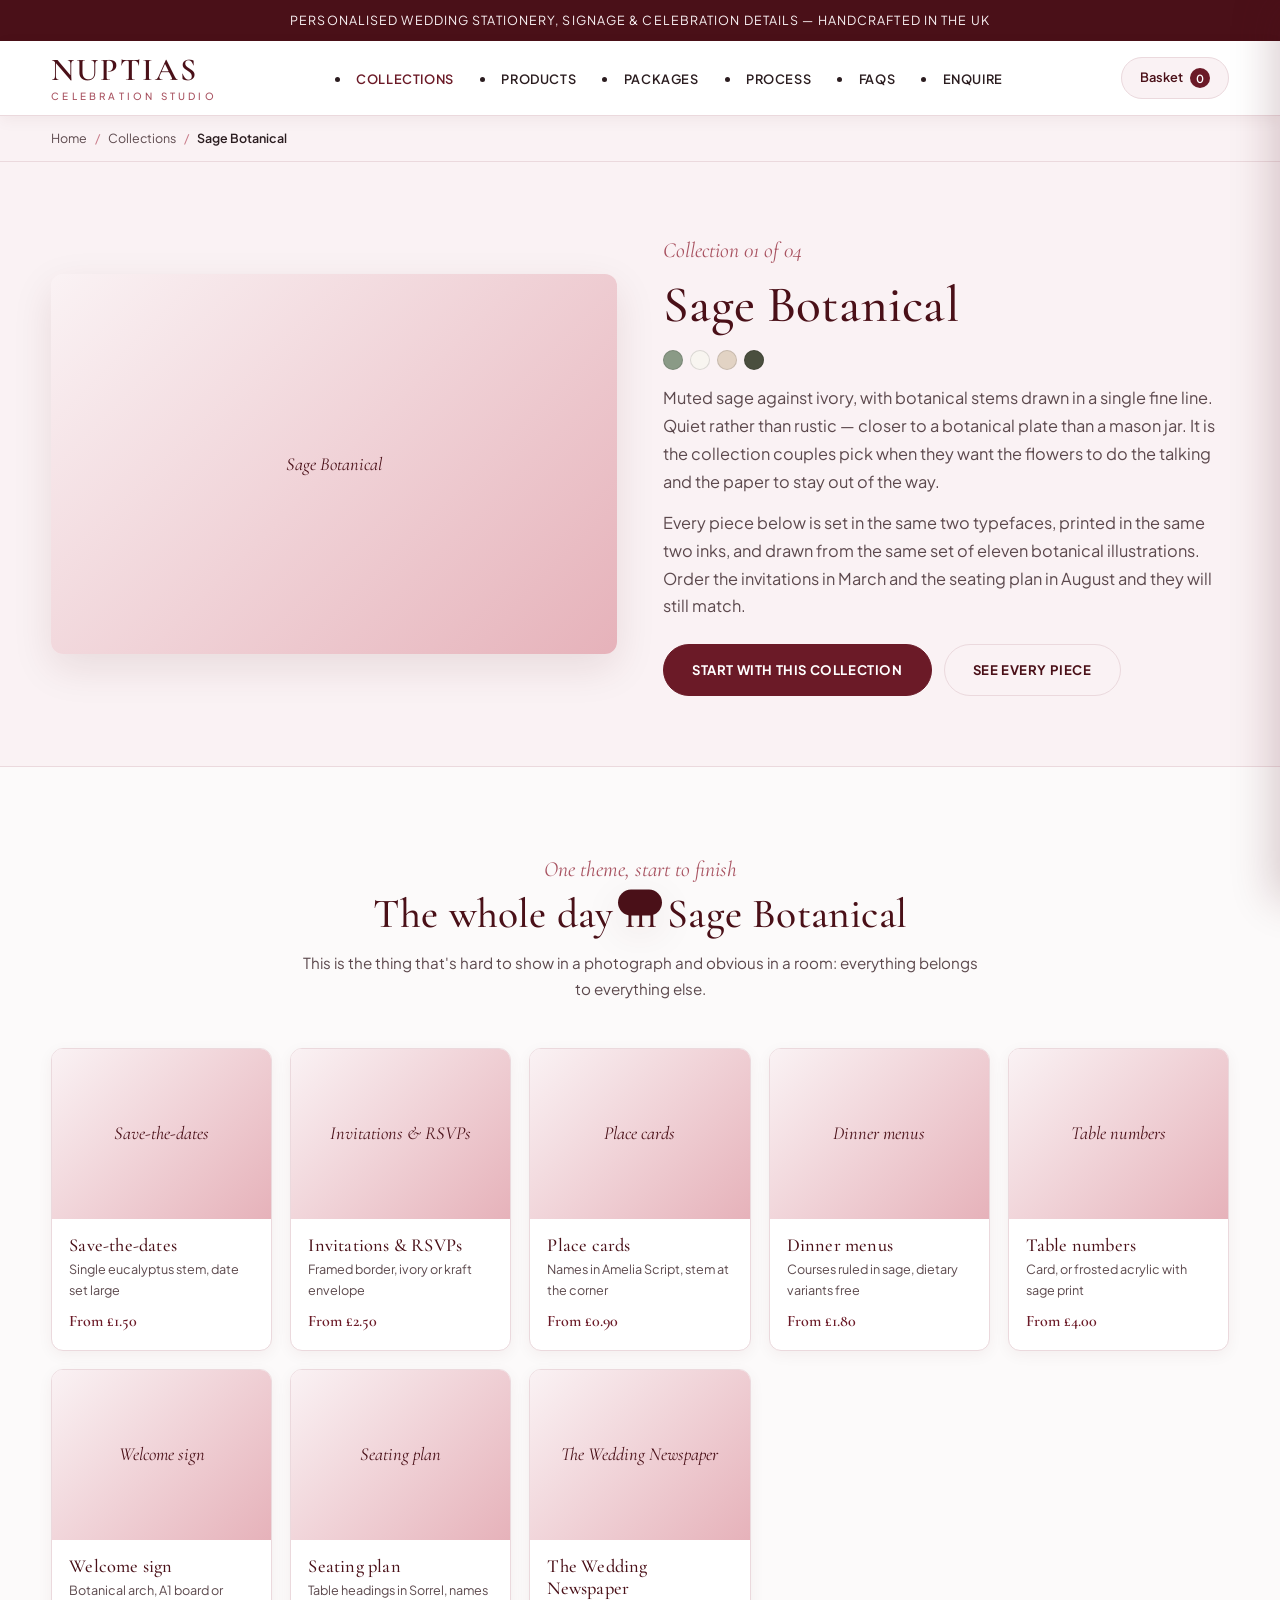
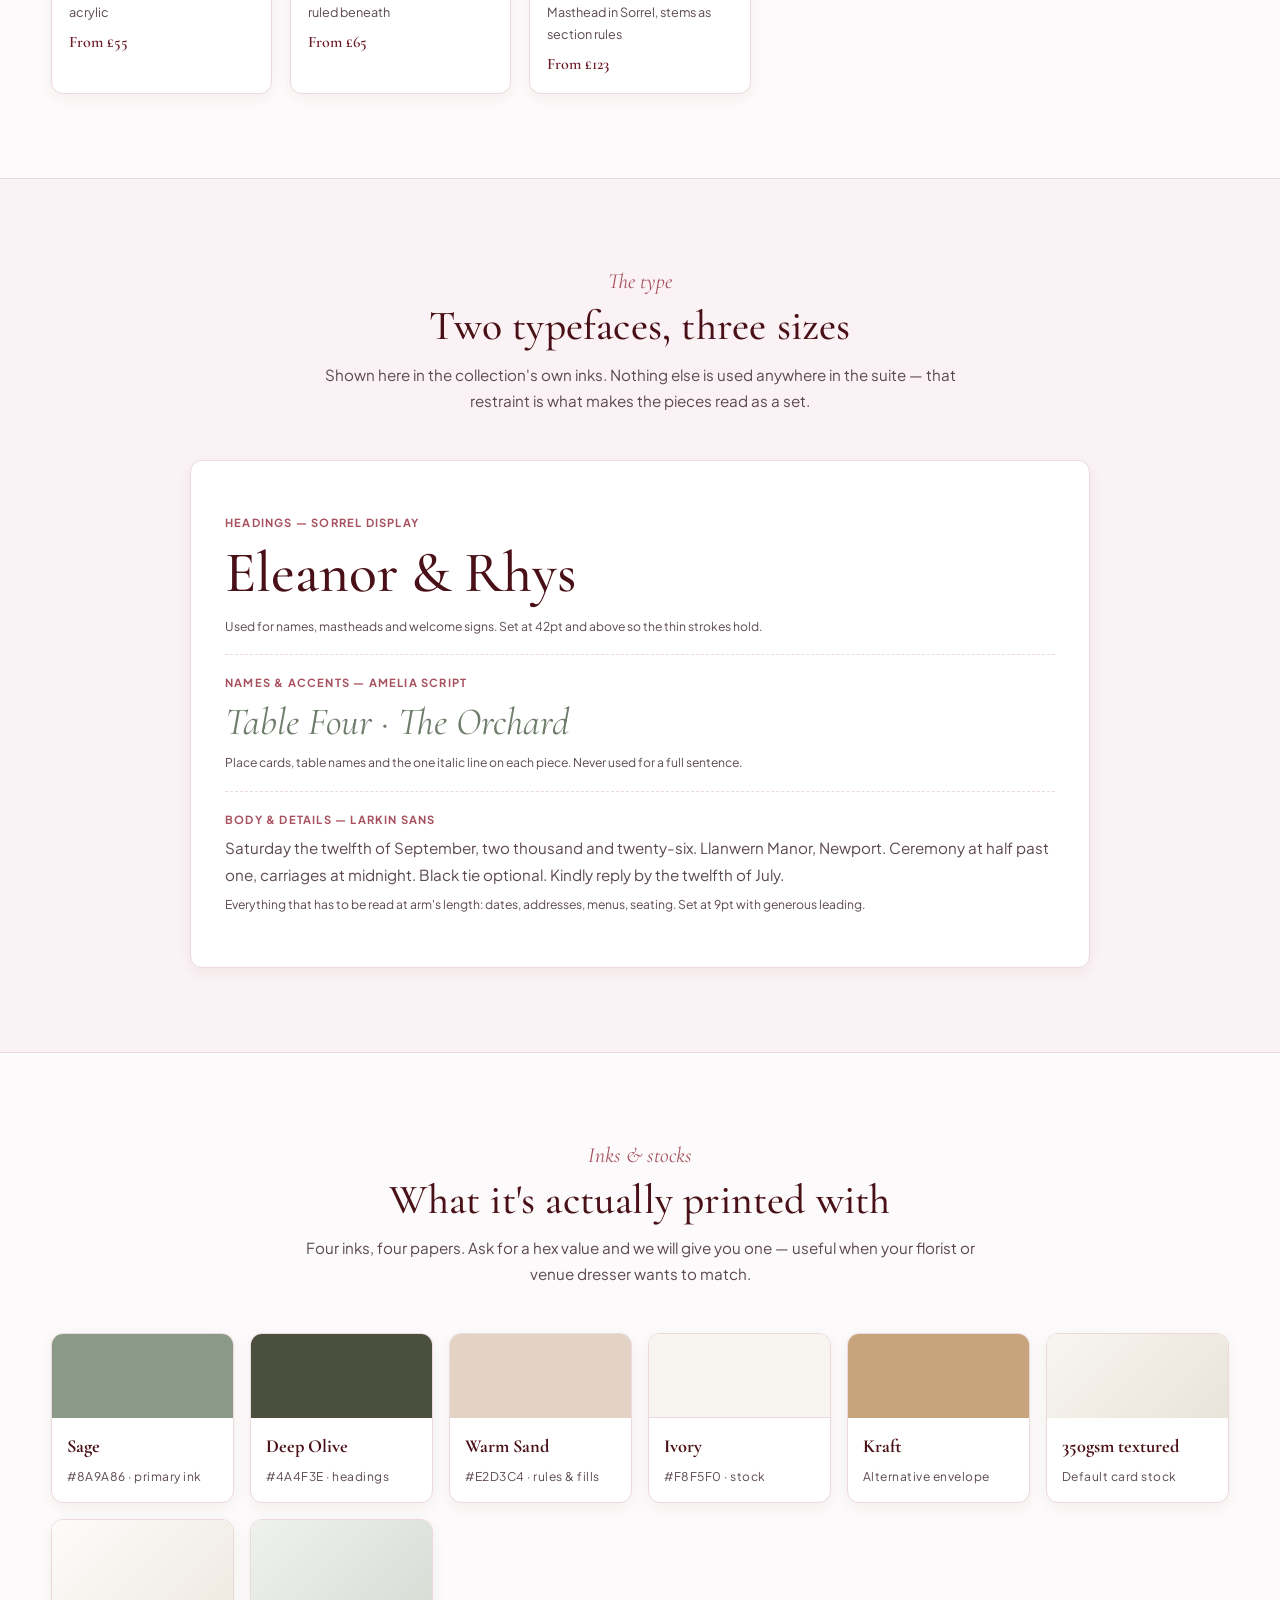
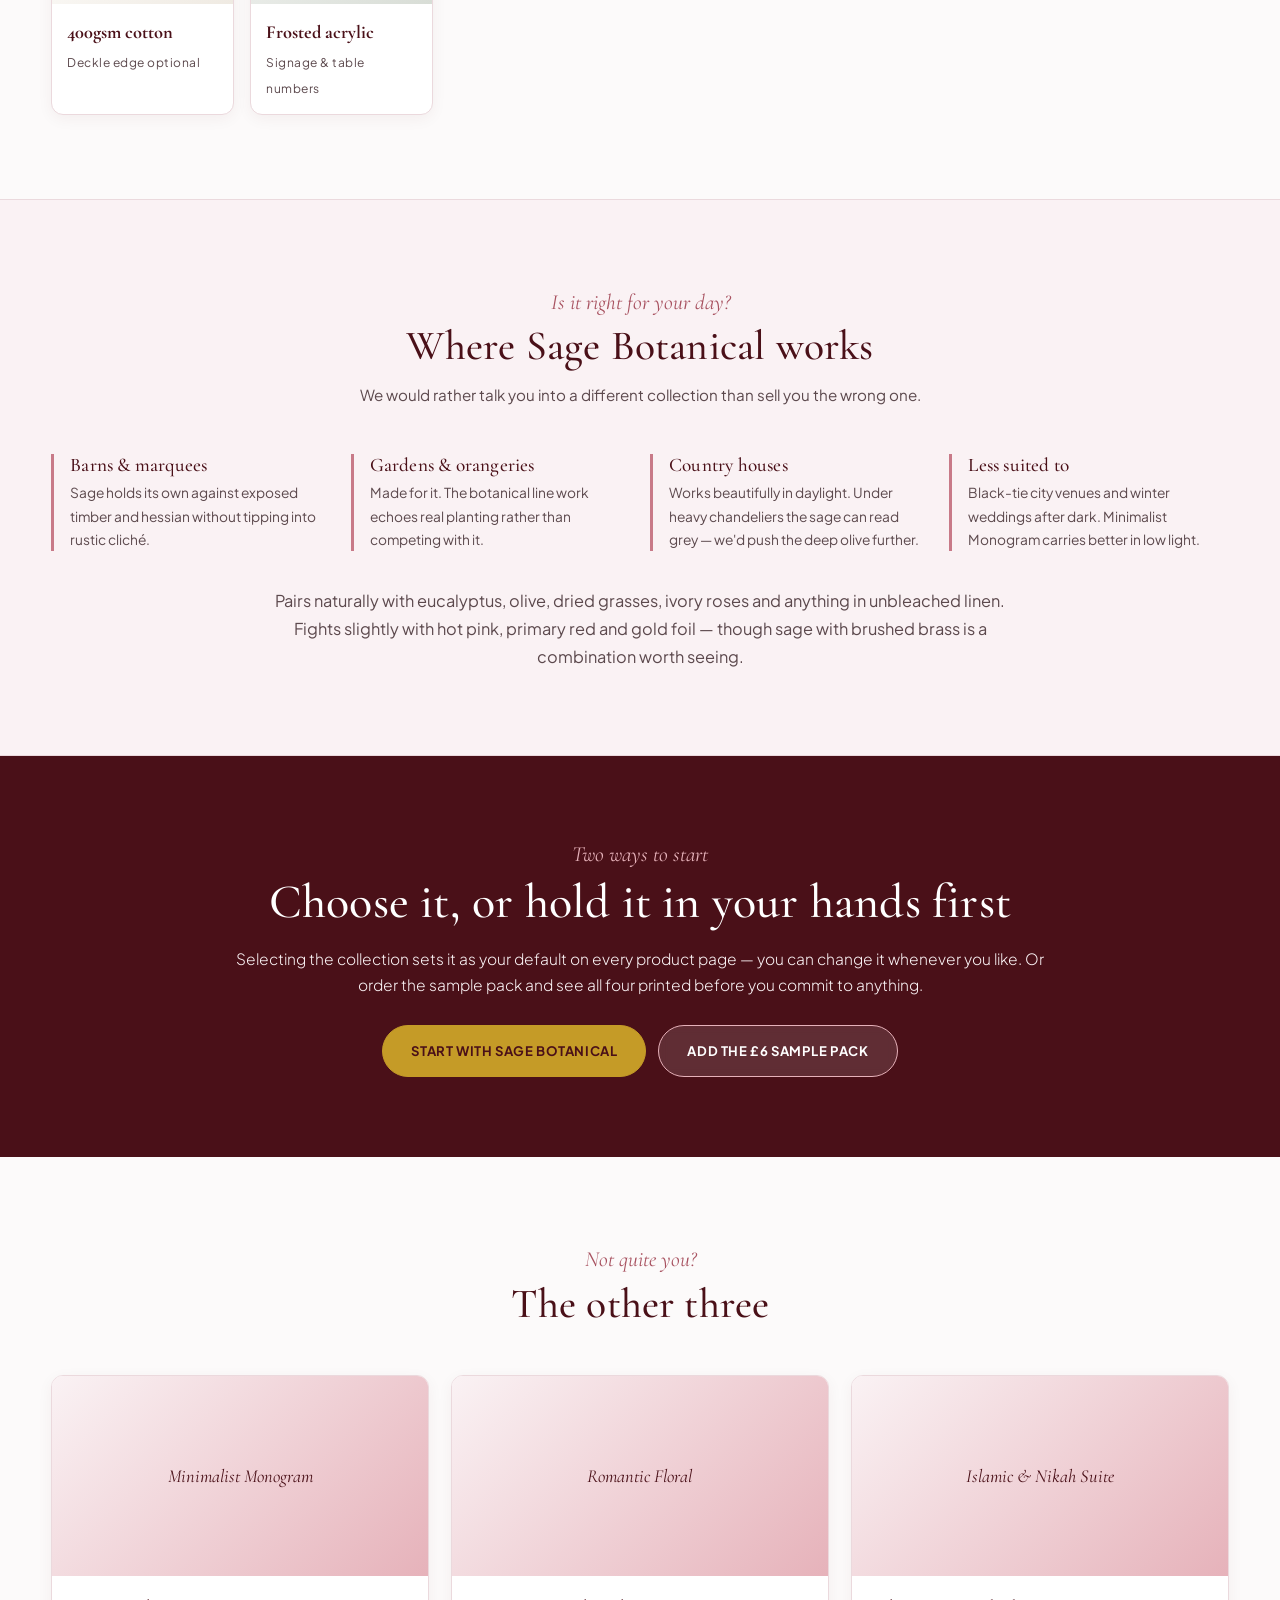
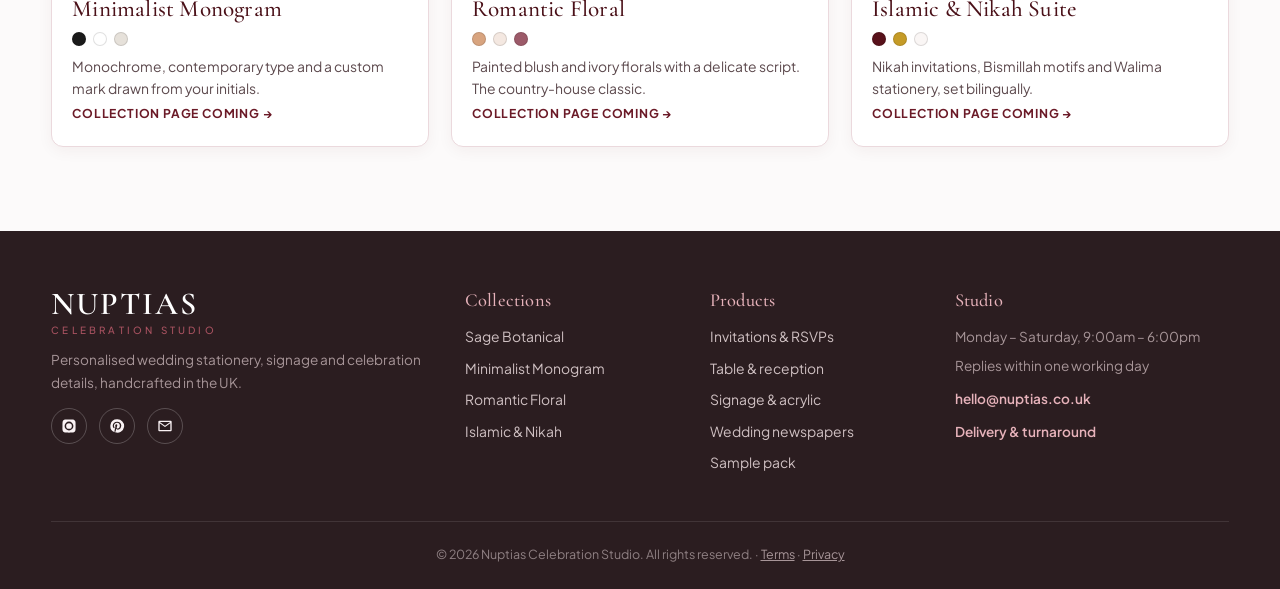
<file: sage-botanical.html>
<!DOCTYPE html>
<html lang="en-GB">
<head>
<meta charset="UTF-8">
<meta name="viewport" content="width=device-width, initial-scale=1.0">

<title>Sage Botanical Wedding Stationery Collection | Nuptias</title>
<meta name="description" content="The Sage Botanical collection: sage green and ivory wedding stationery with fine-line botanical artwork. Invitations, place cards, menus, signage and wedding newspapers, all coordinated. UK printed.">
<meta name="robots" content="index, follow, max-image-preview:large">
<meta name="theme-color" content="#4A1018">
<link rel="canonical" href="https://www.nuptias.co.uk/collections/sage-botanical.html">

<meta property="og:type" content="website">
<meta property="og:site_name" content="Nuptias Celebration Studio">
<meta property="og:locale" content="en_GB">
<meta property="og:title" content="Sage Botanical Wedding Stationery Collection | Nuptias">
<meta property="og:description" content="Sage green, ivory and warm sand, with fine-line botanical artwork. Every piece of your day in one hand.">
<meta property="og:url" content="https://www.nuptias.co.uk/collections/sage-botanical.html">
<meta property="og:image" content="https://www.nuptias.co.uk/social-sage.jpg">
<meta name="twitter:card" content="summary_large_image">

<link rel="icon" href="data:image/svg+xml,%3Csvg xmlns='http://www.w3.org/2000/svg' viewBox='0 0 32 32'%3E%3Crect width='32' height='32' rx='6' fill='%234A1018'/%3E%3Ctext x='16' y='23' font-family='Georgia,serif' font-size='19' fill='%23E6B2BA' text-anchor='middle'%3EN%3C/text%3E%3C/svg%3E">
<link rel="preconnect" href="https://fonts.googleapis.com">
<link rel="preconnect" href="https://fonts.gstatic.com" crossorigin>
<link rel="preconnect" href="https://images.unsplash.com">
<link href="https://fonts.googleapis.com/css2?family=Cormorant+Garamond:ital,wght@0,400;0,500;0,600;0,700;1,400;1,600&family=Plus+Jakarta+Sans:wght@300;400;500;600;700&display=swap" rel="stylesheet">
<link rel="stylesheet" href="../assets/nuptias.css">

<script type="application/ld+json">
{
  "@context":"https://schema.org",
  "@graph":[
    {
      "@type":"BreadcrumbList",
      "itemListElement":[
        {"@type":"ListItem","position":1,"name":"Home","item":"https://www.nuptias.co.uk/"},
        {"@type":"ListItem","position":2,"name":"Collections","item":"https://www.nuptias.co.uk/#collections"},
        {"@type":"ListItem","position":3,"name":"Sage Botanical","item":"https://www.nuptias.co.uk/collections/sage-botanical.html"}
      ]
    },
    {
      "@type":"CollectionPage",
      "name":"Sage Botanical wedding stationery collection",
      "description":"Sage green, ivory and warm sand wedding stationery with fine-line botanical artwork, spanning invitations, reception stationery, signage and wedding newspapers.",
      "url":"https://www.nuptias.co.uk/collections/sage-botanical.html",
      "isPartOf":{"@type":"WebSite","name":"Nuptias Celebration Studio","url":"https://www.nuptias.co.uk/"},
      "mainEntity":{
        "@type":"ItemList",
        "name":"Pieces in the Sage Botanical collection",
        "itemListElement":[
          {"@type":"ListItem","position":1,"name":"Save-the-date cards"},
          {"@type":"ListItem","position":2,"name":"Invitations & RSVP cards","url":"https://www.nuptias.co.uk/products/invitations-and-rsvp-cards.html"},
          {"@type":"ListItem","position":3,"name":"Guest place cards"},
          {"@type":"ListItem","position":4,"name":"Dinner menus"},
          {"@type":"ListItem","position":5,"name":"Table numbers"},
          {"@type":"ListItem","position":6,"name":"Easel welcome signs"},
          {"@type":"ListItem","position":7,"name":"Table seating plans"},
          {"@type":"ListItem","position":8,"name":"The Wedding Newspaper","url":"https://www.nuptias.co.uk/products/wedding-newspaper.html"}
        ]
      }
    }
  ]
}
</script>
</head>

<body data-root="../">
<a class="skip-link" href="#main">Skip to main content</a>

<div class="topbar">Personalised wedding stationery, signage &amp; celebration details — handcrafted in the UK</div>

<header class="site-header">
  <div class="container header-inner">
    <a href="../index.html" class="logo">Nuptias<span>Celebration Studio</span></a>
    <nav id="primary-nav" class="nav" aria-label="Primary">
      <li><a href="../index.html#collections" aria-current="page">Collections</a></li>
      <li><a href="../index.html#products">Products</a></li>
      <li><a href="../index.html#packages">Packages</a></li>
      <li><a href="../index.html#process">Process</a></li>
      <li><a href="../index.html#faq">FAQs</a></li>
      <li><a href="../index.html#enquiry">Enquire</a></li>
    </nav>
    <div class="header-actions">
      <button class="nav-toggle" id="navToggle" aria-expanded="false" aria-controls="primary-nav" aria-label="Open menu">☰</button>
      <button class="cart-btn" data-open-basket aria-label="Open your quote basket">
        Basket <span class="cart-count" data-cart-count>0</span>
      </button>
    </div>
  </div>
</header>

<div class="collection-bar" id="collectionBar" data-visible="false">
  <div class="container">
    <span>Browsing in <strong data-collection-name></strong></span>
    <button type="button" data-clear-collection>Change collection</button>
  </div>
</div>

<nav class="breadcrumb" aria-label="Breadcrumb">
  <ol class="container">
    <li><a href="../index.html">Home</a></li>
    <li><a href="../index.html#collections">Collections</a></li>
    <li aria-current="page">Sage Botanical</li>
  </ol>
</nav>

<main id="main">

<section class="coll-hero">
  <div class="container coll-hero-grid">
    <div class="media" data-label="Sage Botanical">
      <img src="https://images.unsplash.com/photo-1465495976277-4387d4b0b4c6?auto=format&fit=crop&w=1000&q=80" width="1000" height="760" alt="Eucalyptus stems arranged beside an ivory wedding invitation printed in sage green">
    </div>
    <div>
      <span class="eyebrow">Collection 01 of 04</span>
      <h1>Sage Botanical</h1>
      <div class="palette" role="img" aria-label="Palette: sage green, ivory, warm sand" style="margin-bottom:14px">
        <span style="background:#8A9A86;width:20px;height:20px"></span>
        <span style="background:#F8F5F0;width:20px;height:20px"></span>
        <span style="background:#E2D3C4;width:20px;height:20px"></span>
        <span style="background:#4A4F3E;width:20px;height:20px"></span>
      </div>
      <p class="lede">Muted sage against ivory, with botanical stems drawn in a single fine line. Quiet rather than rustic — closer to a botanical plate than a mason jar. It is the collection couples pick when they want the flowers to do the talking and the paper to stay out of the way.</p>
      <p class="lede" style="margin-top:14px">Every piece below is set in the same two typefaces, printed in the same two inks, and drawn from the same set of eleven botanical illustrations. Order the invitations in March and the seating plan in August and they will still match.</p>
      <div style="display:flex;gap:12px;flex-wrap:wrap;margin-top:24px">
        <button class="btn btn--primary" data-set-collection="Sage Botanical">Start with this collection</button>
        <a class="btn btn--outline" href="#suite">See every piece</a>
      </div>
    </div>
  </div>
</section>

<!-- The full suite -->
<section class="section" id="suite">
  <div class="container">
    <div class="section-head">
      <span class="eyebrow">One theme, start to finish</span>
      <h2 class="section-title">The whole day in Sage Botanical</h2>
      <p class="section-intro">This is the thing that's hard to show in a photograph and obvious in a room: everything belongs to everything else.</p>
    </div>

    <div class="suite-grid">
      <a class="suite-item" href="../index.html#products">
        <div class="media" data-label="Save-the-dates"><img src="https://images.unsplash.com/photo-1513151233558-d860c5398176?auto=format&fit=crop&w=600&q=80" alt="Save-the-date card printed in sage green on ivory stock" loading="lazy"></div>
        <div class="suite-body"><h3>Save-the-dates</h3><p>Single eucalyptus stem, date set large</p><span class="from">From £1.50</span></div>
      </a>
      <a class="suite-item" href="../products/invitations-and-rsvp-cards.html">
        <div class="media" data-label="Invitations &amp; RSVPs"><img src="https://images.unsplash.com/photo-1478146896981-b80fe463b330?auto=format&fit=crop&w=600&q=80" alt="Sage Botanical invitation suite with RSVP card and envelope" loading="lazy"></div>
        <div class="suite-body"><h3>Invitations &amp; RSVPs</h3><p>Framed border, ivory or kraft envelope</p><span class="from">From £2.50</span></div>
      </a>
      <a class="suite-item" href="../index.html#products">
        <div class="media" data-label="Place cards"><img src="https://images.unsplash.com/photo-1522673607200-164d1b6ce486?auto=format&fit=crop&w=600&q=80" alt="Place card with a guest name on a linen napkin" loading="lazy"></div>
        <div class="suite-body"><h3>Place cards</h3><p>Names in Amelia Script, stem at the corner</p><span class="from">From £0.90</span></div>
      </a>
      <a class="suite-item" href="../index.html#products">
        <div class="media" data-label="Dinner menus"><img src="https://images.unsplash.com/photo-1467003909585-2f8a72700288?auto=format&fit=crop&w=600&q=80" alt="Printed dinner menu on a laid table" loading="lazy"></div>
        <div class="suite-body"><h3>Dinner menus</h3><p>Courses ruled in sage, dietary variants free</p><span class="from">From £1.80</span></div>
      </a>
      <a class="suite-item" href="../index.html#products">
        <div class="media" data-label="Table numbers"><img src="https://images.unsplash.com/photo-1470229722913-7ea0d1e8e08e?auto=format&fit=crop&w=600&q=80" alt="Table number card on a decorated reception table" loading="lazy"></div>
        <div class="suite-body"><h3>Table numbers</h3><p>Card, or frosted acrylic with sage print</p><span class="from">From £4.00</span></div>
      </a>
      <a class="suite-item" href="../index.html#products">
        <div class="media" data-label="Welcome sign"><img src="https://images.unsplash.com/photo-1511285560929-80b456fea0bc?auto=format&fit=crop&w=600&q=80" alt="Welcome sign on a wooden easel at a venue entrance" loading="lazy"></div>
        <div class="suite-body"><h3>Welcome sign</h3><p>Botanical arch, A1 board or acrylic</p><span class="from">From £55</span></div>
      </a>
      <a class="suite-item" href="../index.html#products">
        <div class="media" data-label="Seating plan"><img src="https://images.unsplash.com/photo-1519741497674-611481863552?auto=format&fit=crop&w=600&q=80" alt="Framed seating plan listing guests by table" loading="lazy"></div>
        <div class="suite-body"><h3>Seating plan</h3><p>Table headings in Sorrel, names ruled beneath</p><span class="from">From £65</span></div>
      </a>
      <a class="suite-item" href="../products/wedding-newspaper.html">
        <div class="media" data-label="The Wedding Newspaper"><img src="https://images.unsplash.com/photo-1583939003579-730e3918a45a?auto=format&fit=crop&w=600&q=80" alt="Wedding newspaper open at a spread" loading="lazy"></div>
        <div class="suite-body"><h3>The Wedding Newspaper</h3><p>Masthead in Sorrel, stems as section rules</p><span class="from">From £123</span></div>
      </a>
    </div>
  </div>
</section>

<!-- Typography -->
<section class="section section--tint">
  <div class="container" style="max-width:900px">
    <div class="section-head">
      <span class="eyebrow">The type</span>
      <h2 class="section-title">Two typefaces, three sizes</h2>
      <p class="section-intro">Shown here in the collection's own inks. Nothing else is used anywhere in the suite — that restraint is what makes the pieces read as a set.</p>
    </div>

    <div class="specimen">
      <div class="specimen-row">
        <p class="specimen-label">Headings — Sorrel Display</p>
        <p class="specimen-sample" style="font-family:'Cormorant Garamond',serif;font-size:clamp(2.2rem,7vw,3.6rem);font-weight:500">Eleanor &amp; Rhys</p>
        <p class="specimen-meta">Used for names, mastheads and welcome signs. Set at 42pt and above so the thin strokes hold.</p>
      </div>
      <div class="specimen-row">
        <p class="specimen-label">Names &amp; accents — Amelia Script</p>
        <p class="specimen-sample" style="font-family:'Cormorant Garamond',serif;font-style:italic;font-size:clamp(1.6rem,4.5vw,2.4rem);color:#6E7D6A">Table Four · The Orchard</p>
        <p class="specimen-meta">Place cards, table names and the one italic line on each piece. Never used for a full sentence.</p>
      </div>
      <div class="specimen-row">
        <p class="specimen-label">Body &amp; details — Larkin Sans</p>
        <p class="specimen-sample" style="font-family:'Plus Jakarta Sans',sans-serif;font-size:.95rem;font-weight:400;line-height:1.75;color:var(--ink-muted)">
          Saturday the twelfth of September, two thousand and twenty-six. Llanwern Manor, Newport. Ceremony at half past one, carriages at midnight. Black tie optional. Kindly reply by the twelfth of July.
        </p>
        <p class="specimen-meta">Everything that has to be read at arm's length: dates, addresses, menus, seating. Set at 9pt with generous leading.</p>
      </div>
    </div>
  </div>
</section>

<!-- Inks and stocks -->
<section class="section">
  <div class="container">
    <div class="section-head">
      <span class="eyebrow">Inks &amp; stocks</span>
      <h2 class="section-title">What it's actually printed with</h2>
      <p class="section-intro">Four inks, four papers. Ask for a hex value and we will give you one — useful when your florist or venue dresser wants to match.</p>
    </div>
    <div class="ink-grid">
      <div class="ink"><div class="ink-swatch" style="background:#8A9A86"></div><div class="ink-body"><strong>Sage</strong><span>#8A9A86 · primary ink</span></div></div>
      <div class="ink"><div class="ink-swatch" style="background:#4A4F3E"></div><div class="ink-body"><strong>Deep Olive</strong><span>#4A4F3E · headings</span></div></div>
      <div class="ink"><div class="ink-swatch" style="background:#E2D3C4"></div><div class="ink-body"><strong>Warm Sand</strong><span>#E2D3C4 · rules &amp; fills</span></div></div>
      <div class="ink"><div class="ink-swatch" style="background:#F8F5F0;border-bottom:1px solid var(--line)"></div><div class="ink-body"><strong>Ivory</strong><span>#F8F5F0 · stock</span></div></div>
      <div class="ink"><div class="ink-swatch" style="background:#C8A47C"></div><div class="ink-body"><strong>Kraft</strong><span>Alternative envelope</span></div></div>
      <div class="ink"><div class="ink-swatch" style="background:linear-gradient(135deg,#F8F5F0,#E9E4DA)"></div><div class="ink-body"><strong>350gsm textured</strong><span>Default card stock</span></div></div>
      <div class="ink"><div class="ink-swatch" style="background:linear-gradient(135deg,#FDFCFA,#EFEAE2)"></div><div class="ink-body"><strong>400gsm cotton</strong><span>Deckle edge optional</span></div></div>
      <div class="ink"><div class="ink-swatch" style="background:linear-gradient(135deg,#EFF1EE,#D8DDD6)"></div><div class="ink-body"><strong>Frosted acrylic</strong><span>Signage &amp; table numbers</span></div></div>
    </div>
  </div>
</section>

<!-- Venue fit -->
<section class="section section--tint">
  <div class="container">
    <div class="section-head">
      <span class="eyebrow">Is it right for your day?</span>
      <h2 class="section-title">Where Sage Botanical works</h2>
      <p class="section-intro">We would rather talk you into a different collection than sell you the wrong one.</p>
    </div>
    <div class="venue-list">
      <div class="venue"><h3>Barns &amp; marquees</h3><p>Sage holds its own against exposed timber and hessian without tipping into rustic cliché.</p></div>
      <div class="venue"><h3>Gardens &amp; orangeries</h3><p>Made for it. The botanical line work echoes real planting rather than competing with it.</p></div>
      <div class="venue"><h3>Country houses</h3><p>Works beautifully in daylight. Under heavy chandeliers the sage can read grey — we'd push the deep olive further.</p></div>
      <div class="venue"><h3>Less suited to</h3><p>Black-tie city venues and winter weddings after dark. Minimalist Monogram carries better in low light.</p></div>
    </div>

    <div style="max-width:760px;margin:36px auto 0;text-align:center">
      <p class="lede">Pairs naturally with eucalyptus, olive, dried grasses, ivory roses and anything in unbleached linen. Fights slightly with hot pink, primary red and gold foil — though sage with brushed brass is a combination worth seeing.</p>
    </div>
  </div>
</section>

<!-- CTA -->
<section class="feature" style="padding:80px 0">
  <div class="container feature-inner">
    <span class="eyebrow">Two ways to start</span>
    <h2>Choose it, or hold it in your hands first</h2>
    <p>Selecting the collection sets it as your default on every product page — you can change it whenever you like. Or order the sample pack and see all four printed before you commit to anything.</p>
    <div class="feature-ctas">
      <button class="btn btn--gold" data-set-collection="Sage Botanical">Start with Sage Botanical</button>
      <button class="btn btn--ghost" data-add data-name="Sample pack" data-price="6.00" data-min="1" data-unit="packs" data-unit-singular="pack">Add the £6 sample pack</button>
    </div>
  </div>
</section>

<!-- Other collections -->
<section class="section">
  <div class="container">
    <div class="section-head">
      <span class="eyebrow">Not quite you?</span>
      <h2 class="section-title">The other three</h2>
    </div>
    <div class="collections">
      <a class="collection" href="../index.html#collections">
        <div class="media" data-label="Minimalist Monogram"><img src="https://images.unsplash.com/photo-1607344645866-009c320b63e0?auto=format&fit=crop&w=600&q=80" alt="Black and white monogram wedding invitation" loading="lazy"></div>
        <div class="collection-body">
          <h3>Minimalist Monogram</h3>
          <div class="palette" role="img" aria-label="Palette: near black, white, oyster"><span style="background:#1A1A1A"></span><span style="background:#FFFFFF"></span><span style="background:#E6E1DA"></span></div>
          <p>Monochrome, contemporary type and a custom mark drawn from your initials.</p>
          <span class="collection-cta">Collection page coming</span>
        </div>
      </a>
      <a class="collection" href="../index.html#collections">
        <div class="media" data-label="Romantic Floral"><img src="https://images.unsplash.com/photo-1520854221256-17451cc331bf?auto=format&fit=crop&w=600&q=80" alt="Blush floral wedding invitation" loading="lazy"></div>
        <div class="collection-body">
          <h3>Romantic Floral</h3>
          <div class="palette" role="img" aria-label="Palette: warm apricot, blush ivory, deep rose"><span style="background:#D8A47F"></span><span style="background:#F4E8E1"></span><span style="background:#9C5A69"></span></div>
          <p>Painted blush and ivory florals with a delicate script. The country-house classic.</p>
          <span class="collection-cta">Collection page coming</span>
        </div>
      </a>
      <a class="collection" href="../index.html#collections">
        <div class="media" data-label="Islamic &amp; Nikah Suite"><img src="https://images.unsplash.com/photo-1544078751-58fee2d8a03b?auto=format&fit=crop&w=600&q=80" alt="Burgundy and gold Nikah invitation" loading="lazy"></div>
        <div class="collection-body">
          <h3>Islamic &amp; Nikah Suite</h3>
          <div class="palette" role="img" aria-label="Palette: deep burgundy, antique gold, warm white"><span style="background:#58111A"></span><span style="background:#C59B27"></span><span style="background:#FAF6F5"></span></div>
          <p>Nikah invitations, Bismillah motifs and Walima stationery, set bilingually.</p>
          <span class="collection-cta">Collection page coming</span>
        </div>
      </a>
    </div>
  </div>
</section>

</main>

<footer>
  <div class="container">
    <div class="footer-grid">
      <div class="footer-brand">
        <a href="../index.html" class="logo">Nuptias<span>Celebration Studio</span></a>
        <p>Personalised wedding stationery, signage and celebration details, handcrafted in the UK.</p>
        <div class="socials">
          <a href="https://www.instagram.com/nuptiasstudio" rel="noopener me" target="_blank" aria-label="Nuptias on Instagram"><svg viewBox="0 0 24 24" aria-hidden="true"><path d="M12 2.2c3.2 0 3.6 0 4.9.07 1.2.06 1.8.25 2.2.42.6.22 1 .49 1.4.9.4.4.68.8.9 1.4.17.4.36 1 .42 2.2.06 1.3.07 1.7.07 4.9s0 3.6-.07 4.9c-.06 1.2-.25 1.8-.42 2.2a3.8 3.8 0 0 1-.9 1.4c-.4.4-.8.68-1.4.9-.4.17-1 .36-2.2.42-1.3.06-1.7.07-4.9.07s-3.6 0-4.9-.07c-1.2-.06-1.8-.25-2.2-.42a3.8 3.8 0 0 1-1.4-.9 3.8 3.8 0 0 1-.9-1.4c-.17-.4-.36-1-.42-2.2C2.2 15.6 2.2 15.2 2.2 12s0-3.6.07-4.9c.06-1.2.25-1.8.42-2.2.22-.6.49-1 .9-1.4.4-.4.8-.68 1.4-.9.4-.17 1-.36 2.2-.42C8.4 2.2 8.8 2.2 12 2.2zm0 3.2a6.6 6.6 0 1 0 0 13.2 6.6 6.6 0 0 0 0-13.2zm0 10.9a4.3 4.3 0 1 1 0-8.6 4.3 4.3 0 0 1 0 8.6zm6.9-11.1a1.55 1.55 0 1 1-3.1 0 1.55 1.55 0 0 1 3.1 0z"/></svg></a>
          <a href="https://www.pinterest.co.uk/nuptiasstudio" rel="noopener me" target="_blank" aria-label="Nuptias on Pinterest"><svg viewBox="0 0 24 24" aria-hidden="true"><path d="M12 2a10 10 0 0 0-3.6 19.3c-.09-.8-.16-2 .03-2.9l1.2-5.1s-.3-.6-.3-1.5c0-1.4.8-2.5 1.8-2.5.9 0 1.3.65 1.3 1.4 0 .87-.55 2.17-.84 3.37-.24 1 .5 1.83 1.5 1.83 1.8 0 3.2-1.9 3.2-4.65 0-2.43-1.75-4.13-4.24-4.13-2.9 0-4.6 2.17-4.6 4.4 0 .87.34 1.8.76 2.3.08.1.09.19.07.29l-.28 1.14c-.05.18-.15.22-.34.13-1.25-.58-2.03-2.4-2.03-3.87 0-3.15 2.29-6.04 6.6-6.04 3.46 0 6.16 2.47 6.16 5.77 0 3.44-2.17 6.21-5.18 6.21-1.01 0-1.96-.53-2.29-1.15l-.62 2.37c-.22.87-.83 1.96-1.24 2.63A10 10 0 1 0 12 2z"/></svg></a>
          <a href="mailto:hello@nuptias.co.uk" aria-label="Email Nuptias"><svg viewBox="0 0 24 24" aria-hidden="true"><path d="M2 5.5A1.5 1.5 0 0 1 3.5 4h17A1.5 1.5 0 0 1 22 5.5v13a1.5 1.5 0 0 1-1.5 1.5h-17A1.5 1.5 0 0 1 2 18.5v-13zm2.2.5 7.8 5.6L19.8 6H4.2zM20 7.9l-7.4 5.3a1 1 0 0 1-1.2 0L4 7.9V18h16V7.9z"/></svg></a>
        </div>
      </div>
      <nav aria-label="Collections">
        <h3>Collections</h3>
        <ul class="footer-links">
          <li><a href="sage-botanical.html">Sage Botanical</a></li>
          <li><a href="../index.html#collections">Minimalist Monogram</a></li>
          <li><a href="../index.html#collections">Romantic Floral</a></li>
          <li><a href="../index.html#collections">Islamic &amp; Nikah</a></li>
        </ul>
      </nav>
      <nav aria-label="Products">
        <h3>Products</h3>
        <ul class="footer-links">
          <li><a href="../products/invitations-and-rsvp-cards.html">Invitations &amp; RSVPs</a></li>
          <li><a href="../index.html#products">Table &amp; reception</a></li>
          <li><a href="../index.html#products">Signage &amp; acrylic</a></li>
          <li><a href="../products/wedding-newspaper.html">Wedding newspapers</a></li>
          <li><a href="../index.html#samples">Sample pack</a></li>
        </ul>
      </nav>
      <div class="footer-contact">
        <h3>Studio</h3>
        <p>Monday – Saturday, 9:00am – 6:00pm</p>
        <p>Replies within one working day</p>
        <p style="margin-top:10px"><a href="mailto:hello@nuptias.co.uk">hello@nuptias.co.uk</a></p>
        <p style="margin-top:10px"><a href="../index.html#faq">Delivery &amp; turnaround</a></p>
      </div>
    </div>
    <div class="footer-bottom">
      <p>&copy; <span id="year">2026</span> Nuptias Celebration Studio. All rights reserved. · <a href="../index.html#faq">Terms</a> · <a href="../index.html#faq">Privacy</a></p>
    </div>
  </div>
</footer>

<script src="../assets/nuptias.js" defer></script>
</body>
</html>
</file>
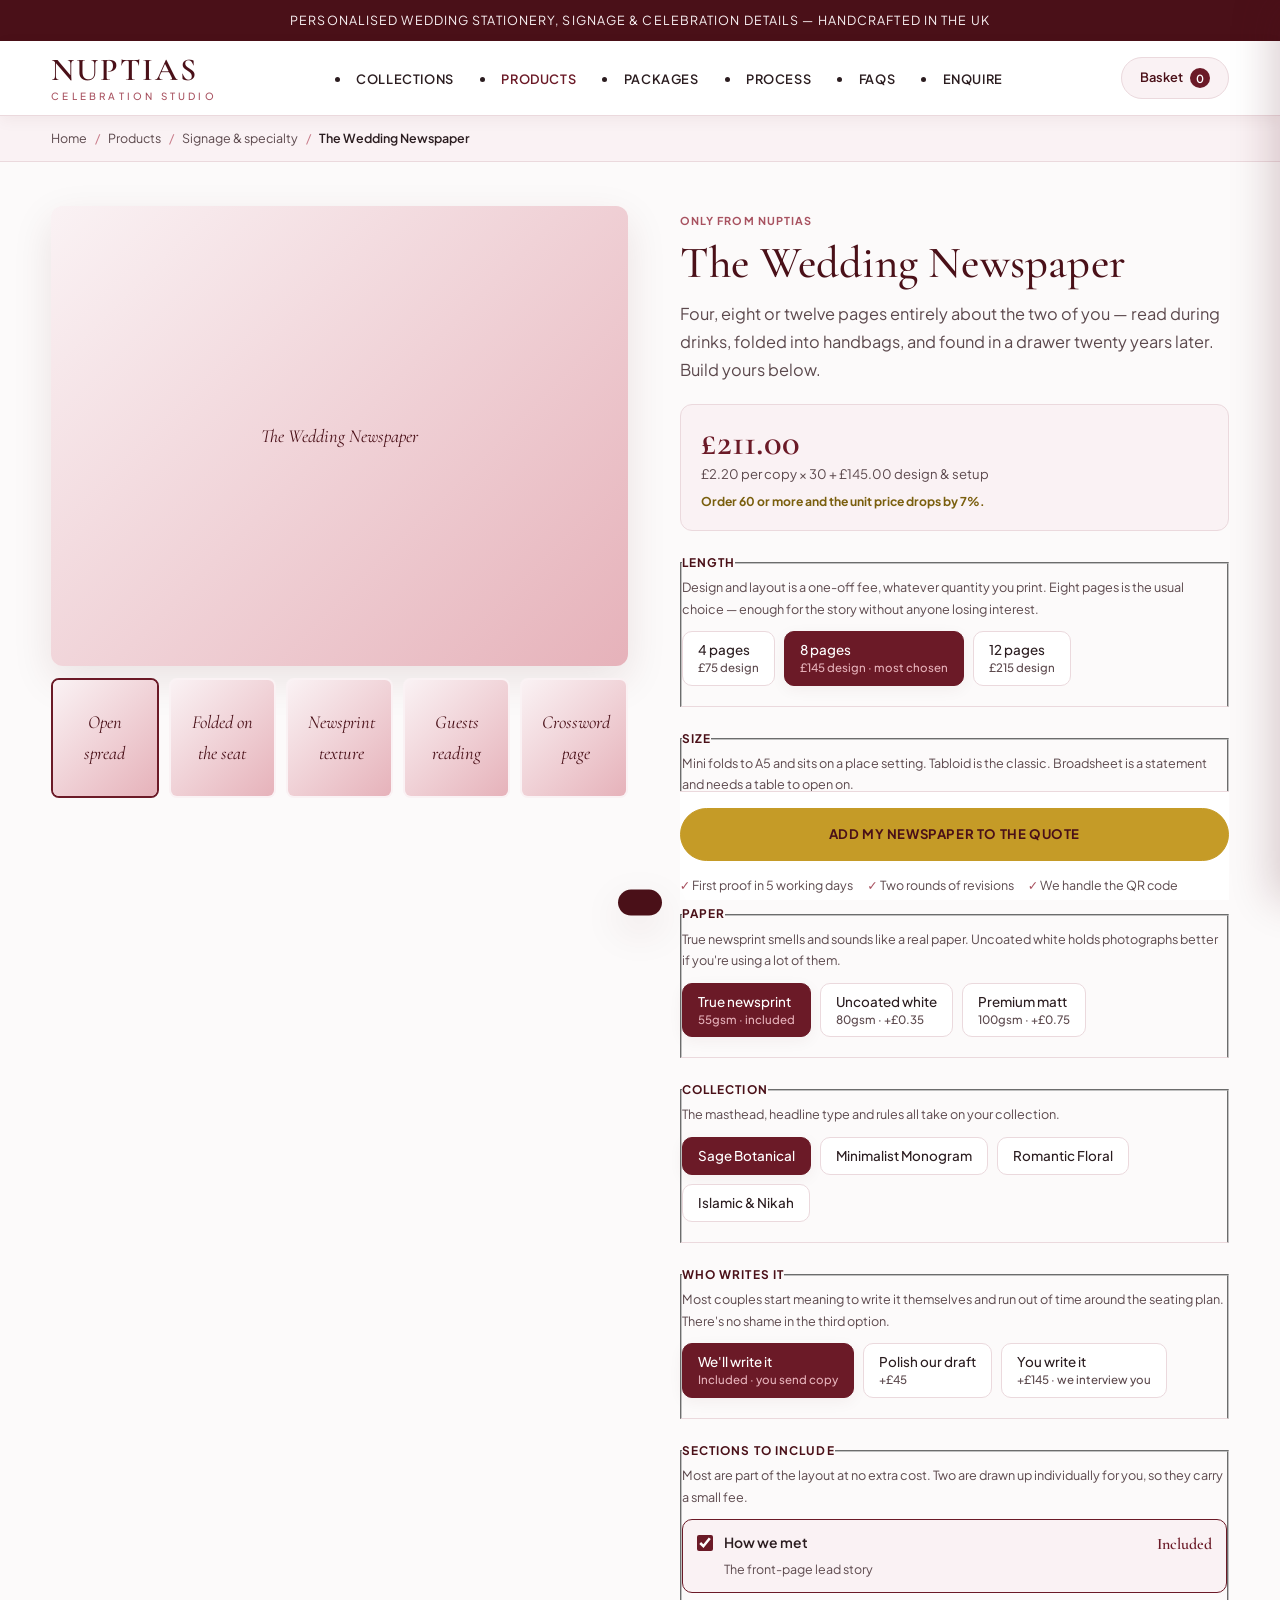
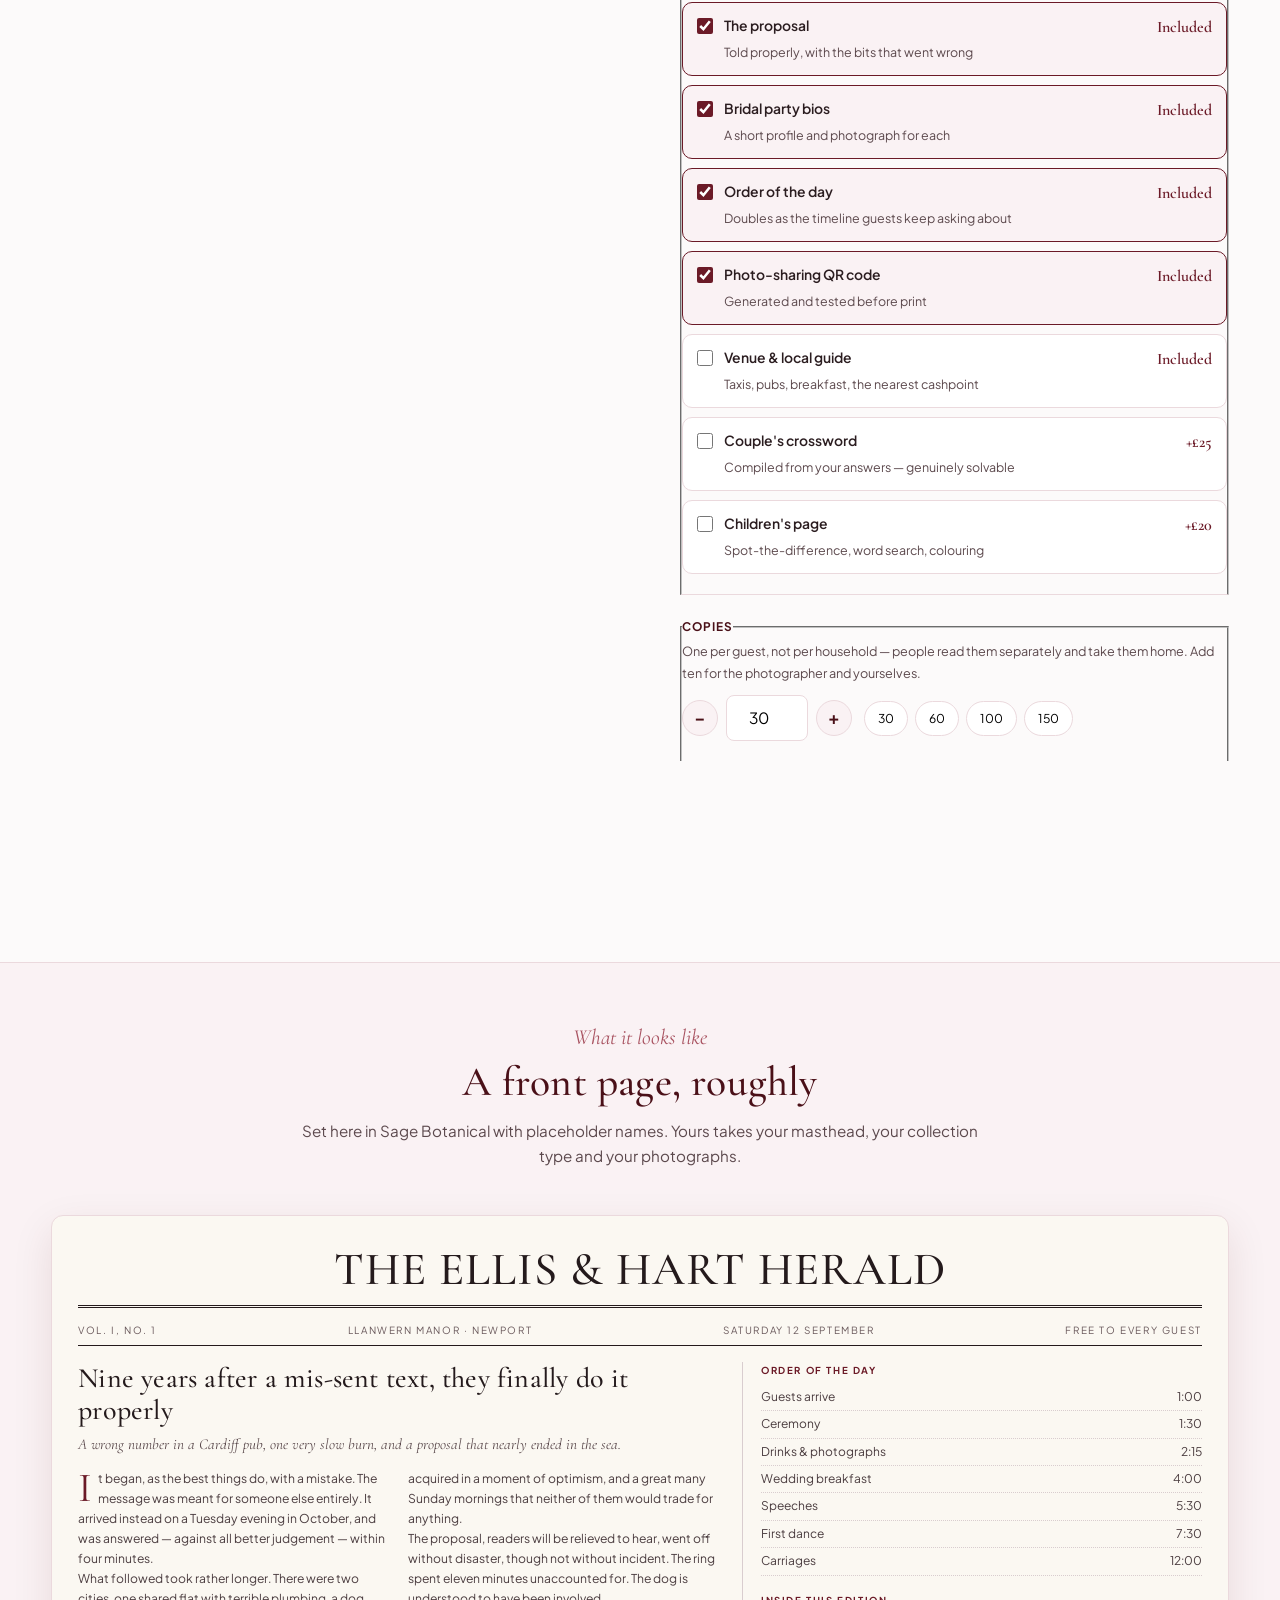
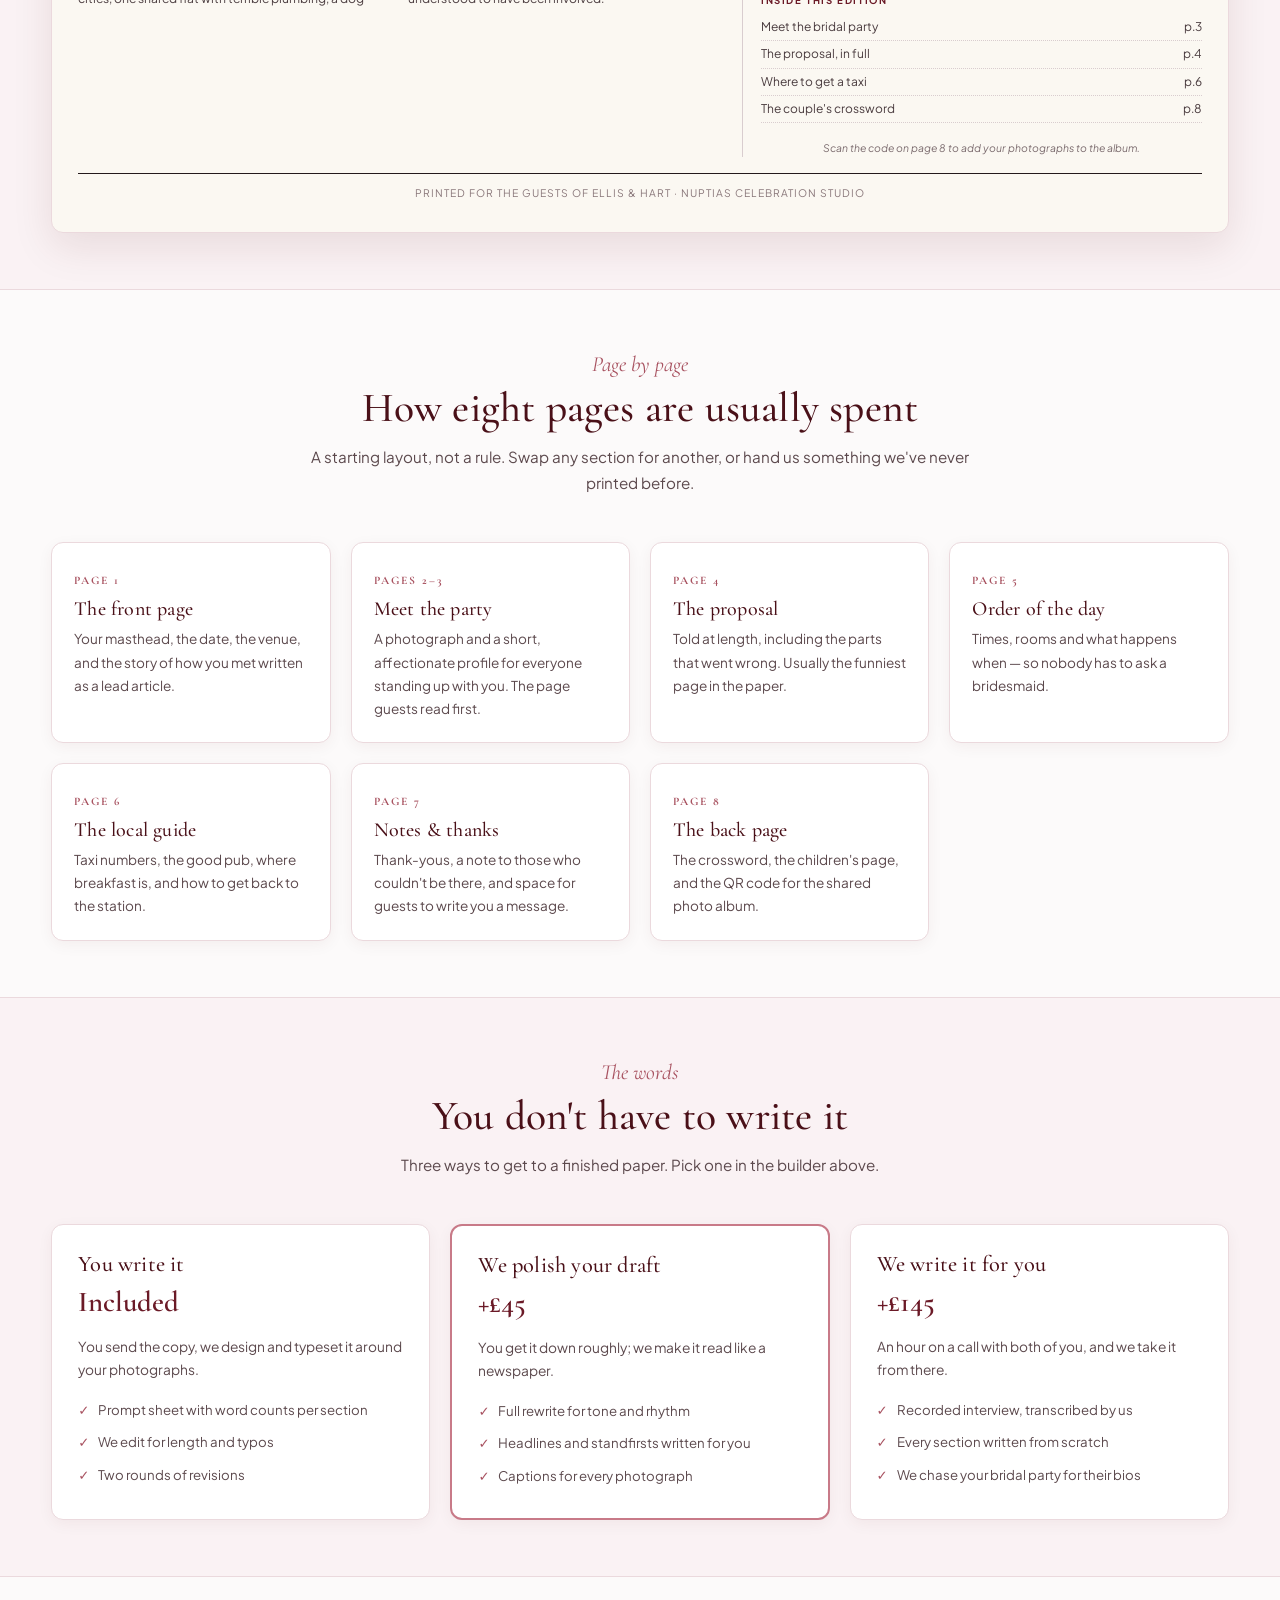
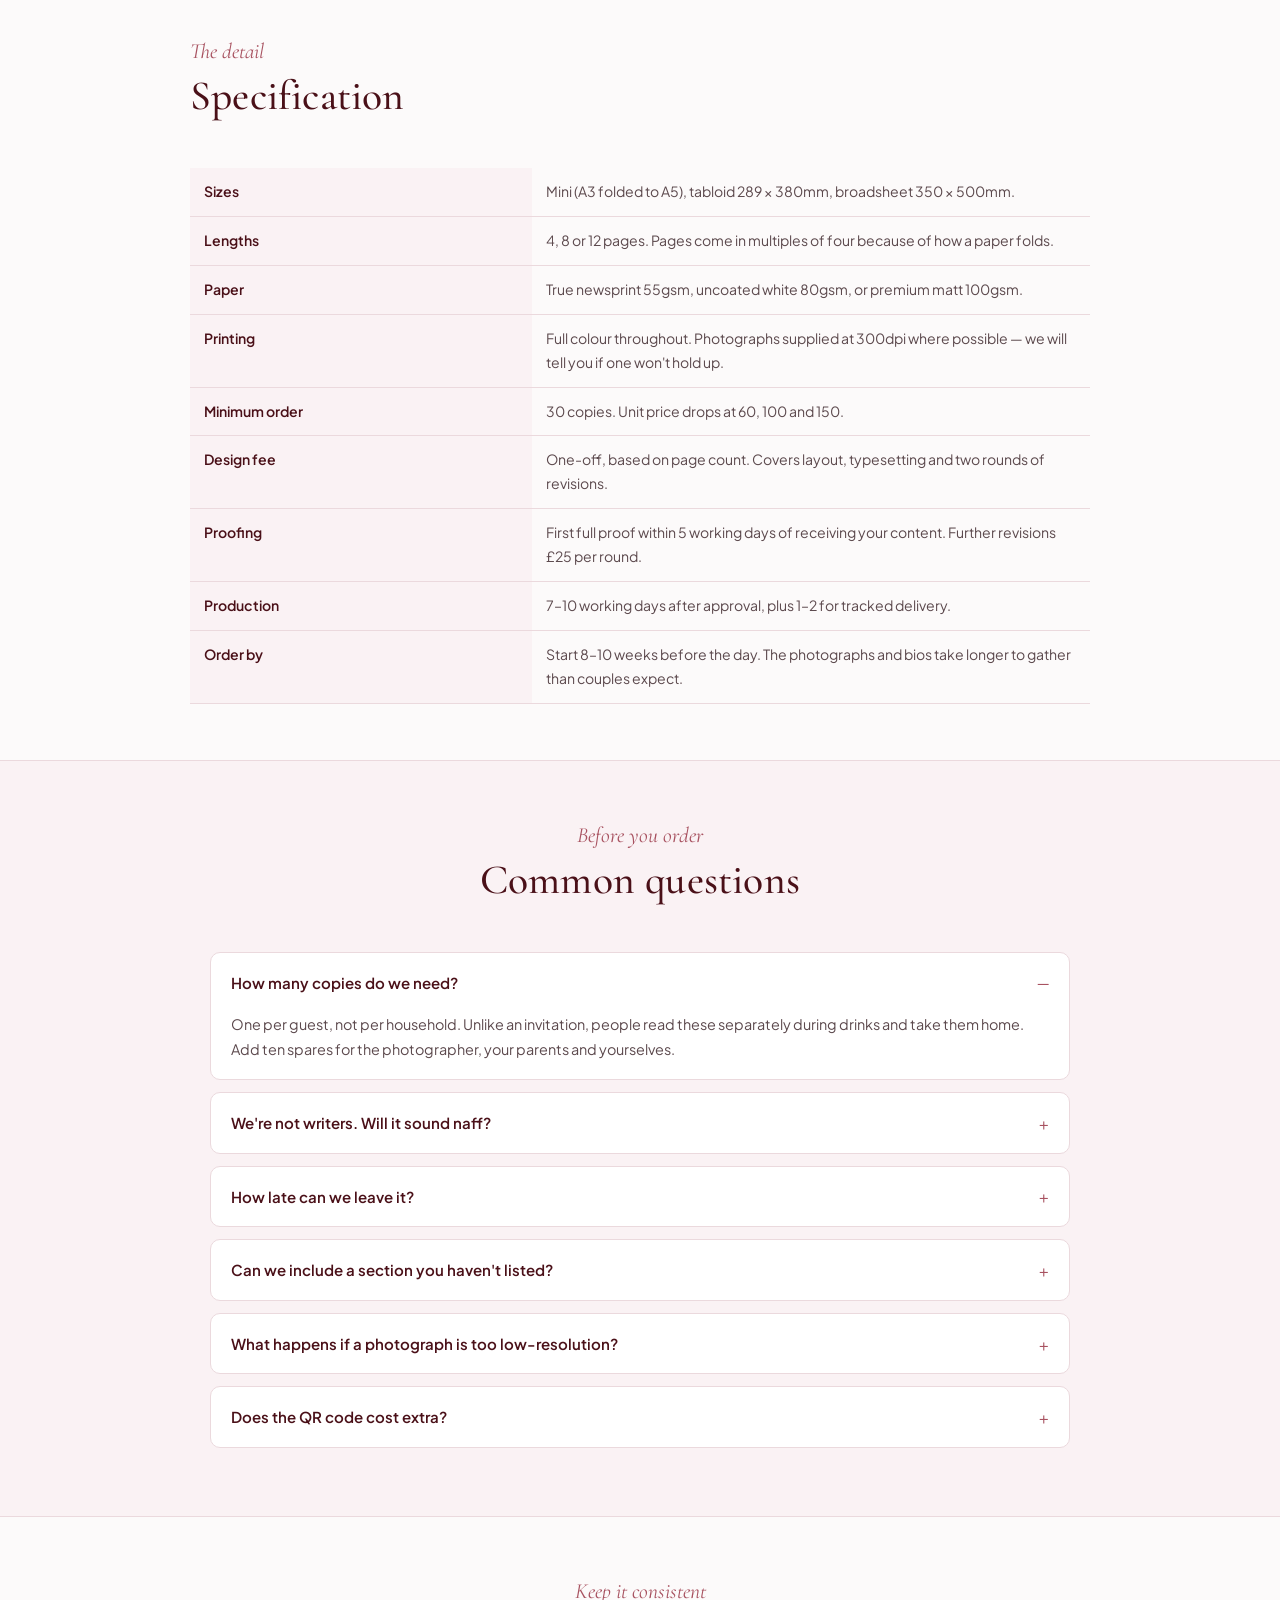
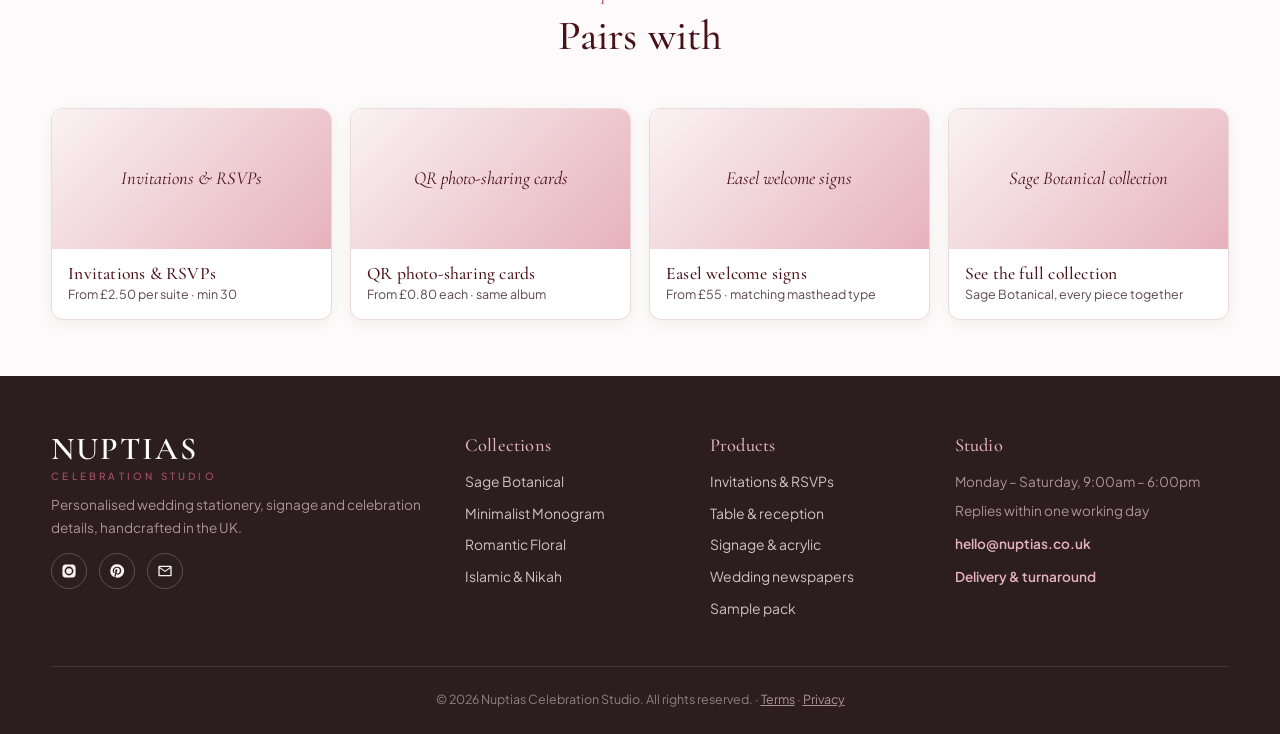
<file: wedding-newspaper.html>
<!DOCTYPE html>
<html lang="en-GB">
<head>
<meta charset="UTF-8">
<meta name="viewport" content="width=device-width, initial-scale=1.0">

<title>Bespoke Wedding Newspaper — Personalised for Your Day | Nuptias</title>
<meta name="description" content="A bespoke wedding newspaper written and typeset for your day: your story, the proposal, bridal party bios, order of the day, a couple's crossword and a photo-sharing QR code. From £123 for 30 copies, printed in the UK.">
<meta name="robots" content="index, follow, max-image-preview:large">
<meta name="theme-color" content="#4A1018">
<link rel="canonical" href="https://www.nuptias.co.uk/products/wedding-newspaper.html">

<meta property="og:type" content="product">
<meta property="og:site_name" content="Nuptias Celebration Studio">
<meta property="og:locale" content="en_GB">
<meta property="og:title" content="Bespoke Wedding Newspaper | Nuptias Celebration Studio">
<meta property="og:description" content="Four, eight or twelve pages about the two of you. The keepsake guests read during drinks and take home afterwards.">
<meta property="og:url" content="https://www.nuptias.co.uk/products/wedding-newspaper.html">
<meta property="og:image" content="https://www.nuptias.co.uk/social-newspaper.jpg">
<meta name="twitter:card" content="summary_large_image">

<link rel="icon" href="data:image/svg+xml,%3Csvg xmlns='http://www.w3.org/2000/svg' viewBox='0 0 32 32'%3E%3Crect width='32' height='32' rx='6' fill='%234A1018'/%3E%3Ctext x='16' y='23' font-family='Georgia,serif' font-size='19' fill='%23E6B2BA' text-anchor='middle'%3EN%3C/text%3E%3C/svg%3E">
<link rel="preconnect" href="https://fonts.googleapis.com">
<link rel="preconnect" href="https://fonts.gstatic.com" crossorigin>
<link rel="preconnect" href="https://images.unsplash.com">
<link href="https://fonts.googleapis.com/css2?family=Cormorant+Garamond:ital,wght@0,400;0,500;0,600;0,700;1,400;1,600&family=Plus+Jakarta+Sans:wght@300;400;500;600;700&display=swap" rel="stylesheet">
<link rel="stylesheet" href="../assets/nuptias.css">

<style>
  /* Page-specific: the mocked-up front page, which is the whole pitch */
  .frontpage{background:#FBF8F2;border:1px solid var(--line);border-radius:var(--r);padding:30px 26px;box-shadow:var(--shadow-lg);font-family:'Cormorant Garamond',serif;color:#241a1c}
  .fp-masthead{text-align:center;border-bottom:3px double #241a1c;padding-bottom:12px;margin-bottom:8px}
  .fp-masthead h3{font-size:clamp(1.9rem,5vw,2.9rem);letter-spacing:1px;color:#241a1c;text-transform:uppercase;line-height:1}
  .fp-dateline{display:flex;justify-content:space-between;font-family:'Plus Jakarta Sans',sans-serif;font-size:.62rem;letter-spacing:1.6px;text-transform:uppercase;color:#6b5a5d;border-bottom:1px solid #241a1c;padding:6px 0;margin-bottom:16px;gap:10px;flex-wrap:wrap}
  .fp-cols{display:grid;grid-template-columns:1.4fr 1fr;gap:20px}
  .fp-lead h4{font-size:1.75rem;line-height:1.15;margin-bottom:6px;color:#241a1c}
  .fp-standfirst{font-style:italic;font-size:.95rem;color:#5b4a4d;margin-bottom:10px}
  .fp-body{font-family:'Plus Jakarta Sans',sans-serif;font-size:.76rem;line-height:1.65;color:#4a3c3f;column-count:2;column-gap:16px}
  .fp-body p:first-child::first-letter{font-family:'Cormorant Garamond',serif;font-size:2.6rem;float:left;line-height:.8;padding:4px 6px 0 0;color:var(--burgundy-700)}
  .fp-side{border-left:1px solid #d9cdcf;padding-left:18px}
  .fp-side h5{font-family:'Plus Jakarta Sans',sans-serif;font-size:.6rem;letter-spacing:1.6px;text-transform:uppercase;color:var(--burgundy-700);margin-bottom:6px;font-weight:700}
  .fp-side ul{font-family:'Plus Jakarta Sans',sans-serif;font-size:.75rem;color:#4a3c3f;margin-bottom:16px}
  .fp-side li{padding:3px 0;border-bottom:1px dotted #d9cdcf;display:flex;justify-content:space-between;gap:10px}
  .fp-caption{font-family:'Plus Jakarta Sans',sans-serif;font-size:.65rem;color:#7a6a6d;text-align:center;margin-top:6px;font-style:italic}
  .fp-note{text-align:center;font-family:'Plus Jakarta Sans',sans-serif;font-size:.65rem;letter-spacing:1px;text-transform:uppercase;color:#8a787b;border-top:1px solid #241a1c;margin-top:16px;padding-top:10px}
  @media (max-width:640px){ .fp-cols{grid-template-columns:1fr} .fp-side{border-left:none;border-top:1px solid #d9cdcf;padding-left:0;padding-top:14px} .fp-body{column-count:1} }

  .pages{display:grid;grid-template-columns:repeat(auto-fit,minmax(230px,1fr));gap:20px;counter-reset:pg}
  .page-card{background:#fff;border:1px solid var(--line);border-radius:var(--r);padding:22px;box-shadow:var(--shadow-sm)}
  .page-card .pg{font-family:'Cormorant Garamond',serif;font-size:.72rem;letter-spacing:2px;text-transform:uppercase;color:var(--rose-600);font-weight:700}
  .page-card h3{font-size:1.25rem;margin:6px 0 6px}
  .page-card p{font-size:.85rem;color:var(--ink-muted)}
  .tiers{display:grid;grid-template-columns:repeat(auto-fit,minmax(240px,1fr));gap:20px}
  .tier{background:#fff;border:1px solid var(--line);border-radius:var(--r);padding:26px;box-shadow:var(--shadow-sm)}
  .tier--pick{border:2px solid var(--rose-400)}
  .tier h3{font-size:1.4rem}
  .tier .tier-price{font-family:'Cormorant Garamond',serif;font-size:1.8rem;color:var(--burgundy-700);font-weight:600;margin-bottom:8px}
  .tier p{font-size:.86rem;color:var(--ink-muted);margin-bottom:12px}
  .tier ul li{font-size:.83rem;color:var(--ink-muted);padding:5px 0 5px 20px;position:relative}
  .tier ul li::before{content:"✓";position:absolute;left:0;color:var(--rose-600);font-weight:700}
</style>

<script type="application/ld+json">
{
  "@context":"https://schema.org",
  "@graph":[
    {
      "@type":"BreadcrumbList",
      "itemListElement":[
        {"@type":"ListItem","position":1,"name":"Home","item":"https://www.nuptias.co.uk/"},
        {"@type":"ListItem","position":2,"name":"Products","item":"https://www.nuptias.co.uk/#products"},
        {"@type":"ListItem","position":3,"name":"The Wedding Newspaper","item":"https://www.nuptias.co.uk/products/wedding-newspaper.html"}
      ]
    },
    {
      "@type":"Product",
      "name":"The Wedding Newspaper — bespoke personalised wedding newspaper",
      "description":"A four, eight or twelve page bespoke wedding newspaper written and typeset for one couple. Includes your love story, the proposal, bridal party bios, order of the day, a couple's crossword and a photo-sharing QR code. Printed on true newsprint or uncoated stock in the UK.",
      "brand":{"@type":"Brand","name":"Nuptias Celebration Studio"},
      "category":"Wedding Stationery",
      "offers":{
        "@type":"AggregateOffer",
        "url":"https://www.nuptias.co.uk/products/wedding-newspaper.html",
        "priceCurrency":"GBP",
        "lowPrice":"123.00",
        "offerCount":3,
        "availability":"https://schema.org/InStock",
        "eligibleQuantity":{"@type":"QuantitativeValue","minValue":30,"unitText":"copies"},
        "seller":{"@type":"Organization","name":"Nuptias Celebration Studio"}
      }
    },
    {
      "@type":"FAQPage",
      "mainEntity":[
        {"@type":"Question","name":"How much does a bespoke wedding newspaper cost?",
          "acceptedAnswer":{"@type":"Answer","text":"A four-page mini newspaper starts at £123 for 30 copies. The most popular build — eight pages, tabloid size, on true newsprint — is £211 for 30 copies, including design and layout. Unit prices drop at 60, 100 and 150 copies."}},
        {"@type":"Question","name":"Do we have to write the wedding newspaper ourselves?",
          "acceptedAnswer":{"@type":"Answer","text":"No. You can write it yourself and we typeset it, we can polish your draft for £45, or we can interview you both for an hour and write the whole thing for £145."}},
        {"@type":"Question","name":"How many copies of the wedding newspaper do we need?",
          "acceptedAnswer":{"@type":"Answer","text":"Order one per guest rather than one per household, because guests read them separately during drinks and take them home. Add ten spares for the photographer and your own keepsakes."}},
        {"@type":"Question","name":"How long does a wedding newspaper take to produce?",
          "acceptedAnswer":{"@type":"Answer","text":"Allow four to six weeks in total: one week to gather content, a first proof within five working days, two rounds of revisions, then seven to ten working days to print and deliver."}},
        {"@type":"Question","name":"Can the wedding newspaper include a photo-sharing QR code?",
          "acceptedAnswer":{"@type":"Answer","text":"Yes. We generate and test a QR code linked to your shared album so guests can upload photographs from their phones during the day. It is included at no extra cost."}}
      ]
    }
  ]
}
</script>
</head>

<body data-root="../">
<a class="skip-link" href="#main">Skip to main content</a>

<div class="topbar">Personalised wedding stationery, signage &amp; celebration details — handcrafted in the UK</div>

<header class="site-header">
  <div class="container header-inner">
    <a href="../index.html" class="logo">Nuptias<span>Celebration Studio</span></a>
    <nav id="primary-nav" class="nav" aria-label="Primary">
      <li><a href="../index.html#collections">Collections</a></li>
      <li><a href="../index.html#products" aria-current="page">Products</a></li>
      <li><a href="../index.html#packages">Packages</a></li>
      <li><a href="../index.html#process">Process</a></li>
      <li><a href="../index.html#faq">FAQs</a></li>
      <li><a href="../index.html#enquiry">Enquire</a></li>
    </nav>
    <div class="header-actions">
      <button class="nav-toggle" id="navToggle" aria-expanded="false" aria-controls="primary-nav" aria-label="Open menu">☰</button>
      <button class="cart-btn" data-open-basket aria-label="Open your quote basket">
        Basket <span class="cart-count" data-cart-count>0</span>
      </button>
    </div>
  </div>
</header>

<div class="collection-bar" id="collectionBar" data-visible="false">
  <div class="container">
    <span>Browsing in <strong data-collection-name></strong></span>
    <button type="button" data-clear-collection>Change collection</button>
  </div>
</div>

<nav class="breadcrumb" aria-label="Breadcrumb">
  <ol class="container">
    <li><a href="../index.html">Home</a></li>
    <li><a href="../index.html#products">Products</a></li>
    <li><a href="../index.html#products">Signage &amp; specialty</a></li>
    <li aria-current="page">The Wedding Newspaper</li>
  </ol>
</nav>

<main id="main">

<section class="pdp">
  <div class="container pdp-grid">

    <div data-gallery>
      <div class="media gallery-main" data-label="The Wedding Newspaper">
        <img data-gallery-main src="https://images.unsplash.com/photo-1583939003579-730e3918a45a?auto=format&fit=crop&w=1000&q=80" width="1000" height="750" alt="A bespoke wedding newspaper open at a spread of photographs and columns">
      </div>
      <div class="gallery-thumbs" role="group" aria-label="Product photographs">
        <button class="thumb media" aria-current="true" data-label="Open spread" data-alt="Wedding newspaper open at a photograph spread">
          <img src="https://images.unsplash.com/photo-1583939003579-730e3918a45a?auto=format&fit=crop&w=1000&q=80" alt="" loading="lazy">
        </button>
        <button class="thumb media" aria-current="false" data-label="Folded on the seat" data-alt="Folded newspaper placed on a chair at a reception">
          <img src="https://images.unsplash.com/photo-1504711434969-e33886168f5c?auto=format&fit=crop&w=1000&q=80" alt="" loading="lazy">
        </button>
        <button class="thumb media" aria-current="false" data-label="Newsprint texture" data-alt="Close-up of newsprint paper texture">
          <img src="https://images.unsplash.com/photo-1495020689067-958852a7765e?auto=format&fit=crop&w=1000&q=80" alt="" loading="lazy">
        </button>
        <button class="thumb media" aria-current="false" data-label="Guests reading" data-alt="Wedding guests reading during a drinks reception">
          <img src="https://images.unsplash.com/photo-1511285560929-80b456fea0bc?auto=format&fit=crop&w=1000&q=80" alt="" loading="lazy">
        </button>
        <button class="thumb media" aria-current="false" data-label="Crossword page" data-alt="Newspaper crossword page with a pen">
          <img src="https://images.unsplash.com/photo-1529473814998-077b4fec6770?auto=format&fit=crop&w=1000&q=80" alt="" loading="lazy">
        </button>
      </div>
    </div>

    <div>
      <div class="pdp-head">
        <span class="kicker">Only from Nuptias</span>
        <h1>The Wedding Newspaper</h1>
        <p class="lede">Four, eight or twelve pages entirely about the two of you — read during drinks, folded into handbags, and found in a drawer twenty years later. Build yours below.</p>
      </div>

      <form data-configurator
            data-name="The Wedding Newspaper"
            data-url="products/wedding-newspaper.html"
            data-unit="copies"
            data-unit-singular="copy"
            data-base-unit="1.60"
            data-base-flat="0"
            data-min="30"
            data-breaks='[[30,1],[60,0.93],[100,0.88],[150,0.84]]'>

        <div class="price-live">
          <div class="total" data-price-total>£211.00</div>
          <div class="per" data-price-per></div>
          <div class="break-note" data-break-note></div>
        </div>

        <fieldset class="opt">
          <legend>Length</legend>
          <p class="opt-help">Design and layout is a one-off fee, whatever quantity you print. Eight pages is the usual choice — enough for the story without anyone losing interest.</p>
          <div class="chips">
            <label class="chip"><input type="radio" name="pages" data-group="Length" data-label="4 pages" data-flat="75"><span>4 pages<em>£75 design</em></span></label>
            <label class="chip"><input type="radio" name="pages" data-group="Length" data-label="8 pages" data-flat="145" checked><span>8 pages<em>£145 design · most chosen</em></span></label>
            <label class="chip"><input type="radio" name="pages" data-group="Length" data-label="12 pages" data-flat="215"><span>12 pages<em>£215 design</em></span></label>
          </div>
        </fieldset>

        <fieldset class="opt">
          <legend>Size</legend>
          <p class="opt-help">Mini folds to A5 and sits on a place setting. Tabloid is the classic. Broadsheet is a statement and needs a table to open on.</p>
          <div class="chips">
            <label class="chip"><input type="radio" name="size" data-group="Size" data-label="Mini, folds to A5" data-delta="0"><span>Mini<em>A3 folded to A5 · included</em></span></label>
            <label class="chip"><input type="radio" name="size" data-group="Size" data-label="Tabloid 289 × 380mm" data-delta="0.60" checked><span>Tabloid<em>289 × 380mm · +£0.60</em></span></label>
            <label class="chip"><input type="radio" name="size" data-group="Size" data-label="Broadsheet 350 × 500mm" data-delta="1.30"><span>Broadsheet<em>350 × 500mm · +£1.30</em></span></label>
          </div>
        </fieldset>

        <fieldset class="opt">
          <legend>Paper</legend>
          <p class="opt-help">True newsprint smells and sounds like a real paper. Uncoated white holds photographs better if you're using a lot of them.</p>
          <div class="chips">
            <label class="chip"><input type="radio" name="paper" data-group="Paper" data-label="True newsprint 55gsm" data-delta="0" checked><span>True newsprint<em>55gsm · included</em></span></label>
            <label class="chip"><input type="radio" name="paper" data-group="Paper" data-label="Uncoated white 80gsm" data-delta="0.35"><span>Uncoated white<em>80gsm · +£0.35</em></span></label>
            <label class="chip"><input type="radio" name="paper" data-group="Paper" data-label="Premium matt 100gsm" data-delta="0.75"><span>Premium matt<em>100gsm · +£0.75</em></span></label>
          </div>
        </fieldset>

        <fieldset class="opt">
          <legend>Collection</legend>
          <p class="opt-help">The masthead, headline type and rules all take on your collection.</p>
          <div class="chips">
            <label class="chip"><input type="radio" name="collection" data-group="Collection" data-label="Sage Botanical" data-collection-option data-delta="0" checked><span>Sage Botanical</span></label>
            <label class="chip"><input type="radio" name="collection" data-group="Collection" data-label="Minimalist Monogram" data-collection-option data-delta="0"><span>Minimalist Monogram</span></label>
            <label class="chip"><input type="radio" name="collection" data-group="Collection" data-label="Romantic Floral" data-collection-option data-delta="0"><span>Romantic Floral</span></label>
            <label class="chip"><input type="radio" name="collection" data-group="Collection" data-label="Islamic &amp; Nikah Suite" data-collection-option data-delta="0"><span>Islamic &amp; Nikah</span></label>
          </div>
        </fieldset>

        <fieldset class="opt">
          <legend>Who writes it</legend>
          <p class="opt-help">Most couples start meaning to write it themselves and run out of time around the seating plan. There's no shame in the third option.</p>
          <div class="chips">
            <label class="chip"><input type="radio" name="words" data-group="Words" data-label="We write it ourselves" data-flat="0" checked><span>We'll write it<em>Included · you send copy</em></span></label>
            <label class="chip"><input type="radio" name="words" data-group="Words" data-label="Nuptias polishes our draft" data-flat="45"><span>Polish our draft<em>+£45</em></span></label>
            <label class="chip"><input type="radio" name="words" data-group="Words" data-label="Nuptias interviews and writes it" data-flat="145"><span>You write it<em>+£145 · we interview you</em></span></label>
          </div>
        </fieldset>

        <fieldset class="opt">
          <legend>Sections to include</legend>
          <p class="opt-help">Most are part of the layout at no extra cost. Two are drawn up individually for you, so they carry a small fee.</p>
          <div class="addons">
            <label class="addon">
              <input type="checkbox" name="mod" data-group="Sections" data-label="How we met" data-delta="0" checked>
              <span class="addon-text"><strong>How we met</strong><span>The front-page lead story</span></span>
              <span class="addon-price">Included</span>
            </label>
            <label class="addon">
              <input type="checkbox" name="mod" data-group="Sections" data-label="The proposal" data-delta="0" checked>
              <span class="addon-text"><strong>The proposal</strong><span>Told properly, with the bits that went wrong</span></span>
              <span class="addon-price">Included</span>
            </label>
            <label class="addon">
              <input type="checkbox" name="mod" data-group="Sections" data-label="Bridal party bios" data-delta="0" checked>
              <span class="addon-text"><strong>Bridal party bios</strong><span>A short profile and photograph for each</span></span>
              <span class="addon-price">Included</span>
            </label>
            <label class="addon">
              <input type="checkbox" name="mod" data-group="Sections" data-label="Order of the day" data-delta="0" checked>
              <span class="addon-text"><strong>Order of the day</strong><span>Doubles as the timeline guests keep asking about</span></span>
              <span class="addon-price">Included</span>
            </label>
            <label class="addon">
              <input type="checkbox" name="mod" data-group="Sections" data-label="Photo-sharing QR code" data-delta="0" checked>
              <span class="addon-text"><strong>Photo-sharing QR code</strong><span>Generated and tested before print</span></span>
              <span class="addon-price">Included</span>
            </label>
            <label class="addon">
              <input type="checkbox" name="mod" data-group="Sections" data-label="Venue &amp; local guide" data-delta="0">
              <span class="addon-text"><strong>Venue &amp; local guide</strong><span>Taxis, pubs, breakfast, the nearest cashpoint</span></span>
              <span class="addon-price">Included</span>
            </label>
            <label class="addon">
              <input type="checkbox" name="mod" data-group="Sections" data-label="Bespoke couple's crossword" data-flat="25">
              <span class="addon-text"><strong>Couple's crossword</strong><span>Compiled from your answers — genuinely solvable</span></span>
              <span class="addon-price">+£25</span>
            </label>
            <label class="addon">
              <input type="checkbox" name="mod" data-group="Sections" data-label="Children's activity page" data-flat="20">
              <span class="addon-text"><strong>Children's page</strong><span>Spot-the-difference, word search, colouring</span></span>
              <span class="addon-price">+£20</span>
            </label>
          </div>
        </fieldset>

        <fieldset class="opt">
          <legend>Copies</legend>
          <p class="opt-help">One per guest, not per household — people read them separately and take them home. Add ten for the photographer and yourselves.</p>
          <div class="qty-row">
            <div class="qty-stepper">
              <button type="button" data-qty-step="-10" aria-label="Reduce quantity by ten">−</button>
              <input type="number" data-qty value="30" min="30" step="1" aria-label="Number of copies">
              <button type="button" data-qty-step="10" aria-label="Increase quantity by ten">+</button>
            </div>
            <div class="qty-presets">
              <button type="button" data-qty-preset="30">30</button>
              <button type="button" data-qty-preset="60">60</button>
              <button type="button" data-qty-preset="100">100</button>
              <button type="button" data-qty-preset="150">150</button>
            </div>
          </div>
        </fieldset>

        <div class="pdp-cta">
          <button type="button" class="btn btn--gold btn--block" data-add-configured>Add my newspaper to the quote</button>
          <div class="pdp-reassure">
            <span>First proof in 5 working days</span>
            <span>Two rounds of revisions</span>
            <span>We handle the QR code</span>
          </div>
        </div>
      </form>
    </div>
  </div>
</section>

<!-- Front page mock -->
<section class="section section--sm section--tint">
  <div class="container">
    <div class="section-head">
      <span class="eyebrow">What it looks like</span>
      <h2 class="section-title">A front page, roughly</h2>
      <p class="section-intro">Set here in Sage Botanical with placeholder names. Yours takes your masthead, your collection type and your photographs.</p>
    </div>

    <div class="frontpage">
      <div class="fp-masthead">
        <h3>The Ellis &amp; Hart Herald</h3>
      </div>
      <div class="fp-dateline">
        <span>Vol. I, No. 1</span>
        <span>Llanwern Manor · Newport</span>
        <span>Saturday 12 September</span>
        <span>Free to every guest</span>
      </div>
      <div class="fp-cols">
        <div class="fp-lead">
          <h4>Nine years after a mis-sent text, they finally do it properly</h4>
          <p class="fp-standfirst">A wrong number in a Cardiff pub, one very slow burn, and a proposal that nearly ended in the sea.</p>
          <div class="fp-body">
            <p>It began, as the best things do, with a mistake. The message was meant for someone else entirely. It arrived instead on a Tuesday evening in October, and was answered — against all better judgement — within four minutes.</p>
            <p>What followed took rather longer. There were two cities, one shared flat with terrible plumbing, a dog acquired in a moment of optimism, and a great many Sunday mornings that neither of them would trade for anything.</p>
            <p>The proposal, readers will be relieved to hear, went off without disaster, though not without incident. The ring spent eleven minutes unaccounted for. The dog is understood to have been involved.</p>
          </div>
        </div>
        <aside class="fp-side">
          <h5>Order of the day</h5>
          <ul>
            <li><span>Guests arrive</span><span>1:00</span></li>
            <li><span>Ceremony</span><span>1:30</span></li>
            <li><span>Drinks &amp; photographs</span><span>2:15</span></li>
            <li><span>Wedding breakfast</span><span>4:00</span></li>
            <li><span>Speeches</span><span>5:30</span></li>
            <li><span>First dance</span><span>7:30</span></li>
            <li><span>Carriages</span><span>12:00</span></li>
          </ul>
          <h5>Inside this edition</h5>
          <ul>
            <li><span>Meet the bridal party</span><span>p.3</span></li>
            <li><span>The proposal, in full</span><span>p.4</span></li>
            <li><span>Where to get a taxi</span><span>p.6</span></li>
            <li><span>The couple's crossword</span><span>p.8</span></li>
          </ul>
          <p class="fp-caption">Scan the code on page 8 to add your photographs to the album.</p>
        </aside>
      </div>
      <p class="fp-note">Printed for the guests of Ellis &amp; Hart · Nuptias Celebration Studio</p>
    </div>
  </div>
</section>

<!-- Page by page -->
<section class="section section--sm">
  <div class="container">
    <div class="section-head">
      <span class="eyebrow">Page by page</span>
      <h2 class="section-title">How eight pages are usually spent</h2>
      <p class="section-intro">A starting layout, not a rule. Swap any section for another, or hand us something we've never printed before.</p>
    </div>
    <div class="pages">
      <article class="page-card"><span class="pg">Page 1</span><h3>The front page</h3><p>Your masthead, the date, the venue, and the story of how you met written as a lead article.</p></article>
      <article class="page-card"><span class="pg">Pages 2–3</span><h3>Meet the party</h3><p>A photograph and a short, affectionate profile for everyone standing up with you. The page guests read first.</p></article>
      <article class="page-card"><span class="pg">Page 4</span><h3>The proposal</h3><p>Told at length, including the parts that went wrong. Usually the funniest page in the paper.</p></article>
      <article class="page-card"><span class="pg">Page 5</span><h3>Order of the day</h3><p>Times, rooms and what happens when — so nobody has to ask a bridesmaid.</p></article>
      <article class="page-card"><span class="pg">Page 6</span><h3>The local guide</h3><p>Taxi numbers, the good pub, where breakfast is, and how to get back to the station.</p></article>
      <article class="page-card"><span class="pg">Page 7</span><h3>Notes &amp; thanks</h3><p>Thank-yous, a note to those who couldn't be there, and space for guests to write you a message.</p></article>
      <article class="page-card"><span class="pg">Page 8</span><h3>The back page</h3><p>The crossword, the children's page, and the QR code for the shared photo album.</p></article>
    </div>
  </div>
</section>

<!-- Who writes it -->
<section class="section section--sm section--tint">
  <div class="container">
    <div class="section-head">
      <span class="eyebrow">The words</span>
      <h2 class="section-title">You don't have to write it</h2>
      <p class="section-intro">Three ways to get to a finished paper. Pick one in the builder above.</p>
    </div>
    <div class="tiers">
      <article class="tier">
        <h3>You write it</h3>
        <p class="tier-price">Included</p>
        <p>You send the copy, we design and typeset it around your photographs.</p>
        <ul>
          <li>Prompt sheet with word counts per section</li>
          <li>We edit for length and typos</li>
          <li>Two rounds of revisions</li>
        </ul>
      </article>
      <article class="tier tier--pick">
        <h3>We polish your draft</h3>
        <p class="tier-price">+£45</p>
        <p>You get it down roughly; we make it read like a newspaper.</p>
        <ul>
          <li>Full rewrite for tone and rhythm</li>
          <li>Headlines and standfirsts written for you</li>
          <li>Captions for every photograph</li>
        </ul>
      </article>
      <article class="tier">
        <h3>We write it for you</h3>
        <p class="tier-price">+£145</p>
        <p>An hour on a call with both of you, and we take it from there.</p>
        <ul>
          <li>Recorded interview, transcribed by us</li>
          <li>Every section written from scratch</li>
          <li>We chase your bridal party for their bios</li>
        </ul>
      </article>
    </div>
  </div>
</section>

<!-- Spec -->
<section class="section section--sm">
  <div class="container" style="max-width:900px">
    <div class="section-head section-head--left">
      <span class="eyebrow">The detail</span>
      <h2 class="section-title">Specification</h2>
    </div>
    <table class="spec-table">
      <caption class="visually-hidden">Technical specification for The Wedding Newspaper</caption>
      <tbody>
        <tr><th scope="row">Sizes</th><td>Mini (A3 folded to A5), tabloid 289 × 380mm, broadsheet 350 × 500mm.</td></tr>
        <tr><th scope="row">Lengths</th><td>4, 8 or 12 pages. Pages come in multiples of four because of how a paper folds.</td></tr>
        <tr><th scope="row">Paper</th><td>True newsprint 55gsm, uncoated white 80gsm, or premium matt 100gsm.</td></tr>
        <tr><th scope="row">Printing</th><td>Full colour throughout. Photographs supplied at 300dpi where possible — we will tell you if one won't hold up.</td></tr>
        <tr><th scope="row">Minimum order</th><td>30 copies. Unit price drops at 60, 100 and 150.</td></tr>
        <tr><th scope="row">Design fee</th><td>One-off, based on page count. Covers layout, typesetting and two rounds of revisions.</td></tr>
        <tr><th scope="row">Proofing</th><td>First full proof within 5 working days of receiving your content. Further revisions £25 per round.</td></tr>
        <tr><th scope="row">Production</th><td>7–10 working days after approval, plus 1–2 for tracked delivery.</td></tr>
        <tr><th scope="row">Order by</th><td>Start 8–10 weeks before the day. The photographs and bios take longer to gather than couples expect.</td></tr>
      </tbody>
    </table>
  </div>
</section>

<!-- FAQ -->
<section class="section section--sm section--tint">
  <div class="container">
    <div class="section-head">
      <span class="eyebrow">Before you order</span>
      <h2 class="section-title">Common questions</h2>
    </div>
    <div class="faq">
      <details open>
        <summary>How many copies do we need?</summary>
        <p>One per guest, not per household. Unlike an invitation, people read these separately during drinks and take them home. Add ten spares for the photographer, your parents and yourselves.</p>
      </details>
      <details>
        <summary>We're not writers. Will it sound naff?</summary>
        <p>That's exactly what the £45 and £145 options are for. The most common failure is a paper written in wedding-speak — "we are so blessed to share our special day". We write it as a newspaper would: specific, dry, and about actual events. Specific is always funnier than sentimental.</p>
      </details>
      <details>
        <summary>How late can we leave it?</summary>
        <p>Eight weeks is comfortable. Six is doable. Under four we would need to talk, and we may have to drop the crossword, which is compiled by hand and takes the longest.</p>
      </details>
      <details>
        <summary>Can we include a section you haven't listed?</summary>
        <p>Yes, and the best ones usually aren't on the list — a recipe from a grandmother, an obituary for a much-missed dog, letters to the editor written by your friends in advance. Ask.</p>
      </details>
      <details>
        <summary>What happens if a photograph is too low-resolution?</summary>
        <p>We flag it before proofing and either place it smaller, treat it as a deliberate grain effect, or ask you for an alternative. Nothing goes to print looking like a mistake.</p>
      </details>
      <details>
        <summary>Does the QR code cost extra?</summary>
        <p>No. We generate it, point it at whichever shared album you're using, test it on both iPhone and Android, and print it at a size that actually scans across a dim room.</p>
      </details>
    </div>
  </div>
</section>

<!-- Pairs with -->
<section class="section section--sm">
  <div class="container">
    <div class="section-head">
      <span class="eyebrow">Keep it consistent</span>
      <h2 class="section-title">Pairs with</h2>
    </div>
    <div class="pairs">
      <a class="pair" href="invitations-and-rsvp-cards.html">
        <div class="media" data-label="Invitations &amp; RSVPs"><img src="https://images.unsplash.com/photo-1478146896981-b80fe463b330?auto=format&fit=crop&w=600&q=80" alt="Invitation suite with RSVP card" loading="lazy"></div>
        <div class="pair-body"><h3>Invitations &amp; RSVPs</h3><p>From £2.50 per suite · min 30</p></div>
      </a>
      <a class="pair" href="../index.html#products">
        <div class="media" data-label="QR photo-sharing cards"><img src="https://images.unsplash.com/photo-1556740738-b6a63e27c4df?auto=format&fit=crop&w=600&q=80" alt="Card with a QR code on a table" loading="lazy"></div>
        <div class="pair-body"><h3>QR photo-sharing cards</h3><p>From £0.80 each · same album</p></div>
      </a>
      <a class="pair" href="../index.html#products">
        <div class="media" data-label="Easel welcome signs"><img src="https://images.unsplash.com/photo-1511285560929-80b456fea0bc?auto=format&fit=crop&w=600&q=80" alt="Welcome sign on an easel" loading="lazy"></div>
        <div class="pair-body"><h3>Easel welcome signs</h3><p>From £55 · matching masthead type</p></div>
      </a>
      <a class="pair" href="../collections/sage-botanical.html">
        <div class="media" data-label="Sage Botanical collection"><img src="https://images.unsplash.com/photo-1465495976277-4387d4b0b4c6?auto=format&fit=crop&w=600&q=80" alt="Eucalyptus beside an ivory invitation" loading="lazy"></div>
        <div class="pair-body"><h3>See the full collection</h3><p>Sage Botanical, every piece together</p></div>
      </a>
    </div>
  </div>
</section>

</main>

<footer>
  <div class="container">
    <div class="footer-grid">
      <div class="footer-brand">
        <a href="../index.html" class="logo">Nuptias<span>Celebration Studio</span></a>
        <p>Personalised wedding stationery, signage and celebration details, handcrafted in the UK.</p>
        <div class="socials">
          <a href="https://www.instagram.com/nuptiasstudio" rel="noopener me" target="_blank" aria-label="Nuptias on Instagram"><svg viewBox="0 0 24 24" aria-hidden="true"><path d="M12 2.2c3.2 0 3.6 0 4.9.07 1.2.06 1.8.25 2.2.42.6.22 1 .49 1.4.9.4.4.68.8.9 1.4.17.4.36 1 .42 2.2.06 1.3.07 1.7.07 4.9s0 3.6-.07 4.9c-.06 1.2-.25 1.8-.42 2.2a3.8 3.8 0 0 1-.9 1.4c-.4.4-.8.68-1.4.9-.4.17-1 .36-2.2.42-1.3.06-1.7.07-4.9.07s-3.6 0-4.9-.07c-1.2-.06-1.8-.25-2.2-.42a3.8 3.8 0 0 1-1.4-.9 3.8 3.8 0 0 1-.9-1.4c-.17-.4-.36-1-.42-2.2C2.2 15.6 2.2 15.2 2.2 12s0-3.6.07-4.9c.06-1.2.25-1.8.42-2.2.22-.6.49-1 .9-1.4.4-.4.8-.68 1.4-.9.4-.17 1-.36 2.2-.42C8.4 2.2 8.8 2.2 12 2.2zm0 3.2a6.6 6.6 0 1 0 0 13.2 6.6 6.6 0 0 0 0-13.2zm0 10.9a4.3 4.3 0 1 1 0-8.6 4.3 4.3 0 0 1 0 8.6zm6.9-11.1a1.55 1.55 0 1 1-3.1 0 1.55 1.55 0 0 1 3.1 0z"/></svg></a>
          <a href="https://www.pinterest.co.uk/nuptiasstudio" rel="noopener me" target="_blank" aria-label="Nuptias on Pinterest"><svg viewBox="0 0 24 24" aria-hidden="true"><path d="M12 2a10 10 0 0 0-3.6 19.3c-.09-.8-.16-2 .03-2.9l1.2-5.1s-.3-.6-.3-1.5c0-1.4.8-2.5 1.8-2.5.9 0 1.3.65 1.3 1.4 0 .87-.55 2.17-.84 3.37-.24 1 .5 1.83 1.5 1.83 1.8 0 3.2-1.9 3.2-4.65 0-2.43-1.75-4.13-4.24-4.13-2.9 0-4.6 2.17-4.6 4.4 0 .87.34 1.8.76 2.3.08.1.09.19.07.29l-.28 1.14c-.05.18-.15.22-.34.13-1.25-.58-2.03-2.4-2.03-3.87 0-3.15 2.29-6.04 6.6-6.04 3.46 0 6.16 2.47 6.16 5.77 0 3.44-2.17 6.21-5.18 6.21-1.01 0-1.96-.53-2.29-1.15l-.62 2.37c-.22.87-.83 1.96-1.24 2.63A10 10 0 1 0 12 2z"/></svg></a>
          <a href="mailto:hello@nuptias.co.uk" aria-label="Email Nuptias"><svg viewBox="0 0 24 24" aria-hidden="true"><path d="M2 5.5A1.5 1.5 0 0 1 3.5 4h17A1.5 1.5 0 0 1 22 5.5v13a1.5 1.5 0 0 1-1.5 1.5h-17A1.5 1.5 0 0 1 2 18.5v-13zm2.2.5 7.8 5.6L19.8 6H4.2zM20 7.9l-7.4 5.3a1 1 0 0 1-1.2 0L4 7.9V18h16V7.9z"/></svg></a>
        </div>
      </div>
      <nav aria-label="Collections">
        <h3>Collections</h3>
        <ul class="footer-links">
          <li><a href="../collections/sage-botanical.html">Sage Botanical</a></li>
          <li><a href="../index.html#collections">Minimalist Monogram</a></li>
          <li><a href="../index.html#collections">Romantic Floral</a></li>
          <li><a href="../index.html#collections">Islamic &amp; Nikah</a></li>
        </ul>
      </nav>
      <nav aria-label="Products">
        <h3>Products</h3>
        <ul class="footer-links">
          <li><a href="invitations-and-rsvp-cards.html">Invitations &amp; RSVPs</a></li>
          <li><a href="../index.html#products">Table &amp; reception</a></li>
          <li><a href="../index.html#products">Signage &amp; acrylic</a></li>
          <li><a href="wedding-newspaper.html">Wedding newspapers</a></li>
          <li><a href="../index.html#samples">Sample pack</a></li>
        </ul>
      </nav>
      <div class="footer-contact">
        <h3>Studio</h3>
        <p>Monday – Saturday, 9:00am – 6:00pm</p>
        <p>Replies within one working day</p>
        <p style="margin-top:10px"><a href="mailto:hello@nuptias.co.uk">hello@nuptias.co.uk</a></p>
        <p style="margin-top:10px"><a href="../index.html#faq">Delivery &amp; turnaround</a></p>
      </div>
    </div>
    <div class="footer-bottom">
      <p>&copy; <span id="year">2026</span> Nuptias Celebration Studio. All rights reserved. · <a href="../index.html#faq">Terms</a> · <a href="../index.html#faq">Privacy</a></p>
    </div>
  </div>
</footer>

<script src="../assets/nuptias.js" defer></script>
</body>
</html>
</file>
<file: assets/nuptias.css>
/* ==========================================================================
   Nuptias Celebration Studio — shared stylesheet
   Loaded by every page. Page-specific overrides go in a <style> block below
   this file's <link>, never inside here.
   ========================================================================== */

:root{
  /* Palette. Rose and gold are split: a decorative tint and a text-safe tone,
     because the original values failed WCAG AA when used for text. */
  --burgundy-900:#4A1018;
  --burgundy-700:#6B1A27;
  --rose-600:#A85260;
  --rose-400:#C87A88;
  --rose-200:#E6B2BA;
  --blush-50:#FAF2F4;
  --paper:#FCFAFA;
  --card:#FFFFFF;
  --ink:#2B1D20;
  --ink-muted:#5C494D;
  --line:#EBD9DD;
  --gold:#C59B27;
  --gold-800:#7A5F0E;
  --sage:#8A9A86;

  --shadow-sm:0 4px 15px rgba(74,16,24,.05);
  --shadow-lg:0 14px 40px rgba(74,16,24,.10);
  --ease:cubic-bezier(.25,.8,.25,1);
  --r:12px;
  --maxw:1200px;
}

*{box-sizing:border-box;margin:0;padding:0}
html{scroll-behavior:smooth;scroll-padding-top:100px}
body{
  font-family:'Plus Jakarta Sans',system-ui,-apple-system,sans-serif;
  background:var(--paper);color:var(--ink);
  line-height:1.7;font-size:15.5px;-webkit-font-smoothing:antialiased;
}
h1,h2,h3,h4{font-family:'Cormorant Garamond',Georgia,serif;font-weight:500;color:var(--burgundy-900);letter-spacing:.2px;line-height:1.2}
a{color:inherit;text-decoration:none}
ul,ol{list-style:none}
img{display:block;width:100%;height:auto}
button{font:inherit}

:focus-visible{outline:3px solid var(--rose-600);outline-offset:2px;border-radius:4px}
.skip-link{position:absolute;left:-9999px;top:0;background:var(--burgundy-900);color:#fff;padding:12px 20px;z-index:2000}
.skip-link:focus{left:0}
.visually-hidden{position:absolute;width:1px;height:1px;overflow:hidden;clip:rect(0 0 0 0);white-space:nowrap}

@media (prefers-reduced-motion:reduce){
  *,*::before,*::after{animation-duration:.001ms!important;transition-duration:.001ms!important;scroll-behavior:auto!important}
}

.container{width:min(92%,var(--maxw));margin-inline:auto}
.section{padding:84px 0}
.section--sm{padding:56px 0}
.section--tint{background:var(--blush-50);border-block:1px solid var(--line)}
.section-head{text-align:center;max-width:680px;margin:0 auto 46px}
.section-head--left{text-align:left;margin-inline:0}
.eyebrow{font-family:'Cormorant Garamond',serif;font-style:italic;color:var(--rose-600);font-size:1.35rem;display:block;margin-bottom:2px}
.section-title{font-size:clamp(2rem,4.2vw,2.6rem)}
.section-intro{color:var(--ink-muted);font-size:.95rem;margin-top:10px}
.lede{font-size:1.02rem;color:var(--ink-muted)}

/* ---------- Top bar & header ---------- */
.topbar{background:var(--burgundy-900);color:var(--blush-50);text-align:center;padding:10px 16px;font-size:.78rem;letter-spacing:1.1px;text-transform:uppercase}
.site-header{background:var(--card);border-bottom:1px solid var(--line);position:sticky;top:0;z-index:900;box-shadow:var(--shadow-sm)}
.header-inner{display:flex;align-items:center;justify-content:space-between;gap:20px;padding:14px 0;position:relative}
.logo{font-family:'Cormorant Garamond',serif;font-size:2rem;font-weight:600;letter-spacing:2px;text-transform:uppercase;line-height:.95;color:var(--burgundy-900)}
.logo span{display:block;margin-top:6px;font-family:'Plus Jakarta Sans',sans-serif;font-size:.62rem;letter-spacing:3.2px;color:var(--rose-600);font-weight:500}
.nav{display:flex;gap:26px;align-items:center}
.nav a{font-size:.8rem;font-weight:600;letter-spacing:.6px;text-transform:uppercase;transition:color .25s var(--ease)}
.nav a:hover,.nav a[aria-current="page"]{color:var(--burgundy-700)}
.header-actions{display:flex;align-items:center;gap:10px}
.cart-btn{background:var(--blush-50);color:var(--burgundy-900);border:1px solid var(--line);padding:9px 18px;border-radius:30px;font-size:.8rem;font-weight:600;cursor:pointer;transition:all .25s var(--ease);display:flex;align-items:center;gap:7px}
.cart-btn:hover{background:var(--burgundy-700);color:#fff;border-color:var(--burgundy-700)}
.cart-count{background:var(--burgundy-700);color:#fff;border-radius:999px;min-width:20px;height:20px;display:grid;place-items:center;font-size:.7rem;padding:0 6px}
.cart-btn:hover .cart-count{background:#fff;color:var(--burgundy-900)}
.nav-toggle{display:none;background:none;border:1px solid var(--line);border-radius:8px;padding:8px 11px;cursor:pointer;color:var(--burgundy-900)}

/* ---------- Buttons ---------- */
.btn{display:inline-block;text-align:center;padding:14px 28px;border-radius:30px;font-size:.82rem;font-weight:700;letter-spacing:.6px;text-transform:uppercase;cursor:pointer;transition:all .25s var(--ease);border:1px solid transparent}
.btn--primary{background:var(--burgundy-700);color:#fff;border-color:var(--burgundy-700)}
.btn--primary:hover{background:var(--burgundy-900);border-color:var(--burgundy-900);box-shadow:var(--shadow-lg)}
.btn--ghost{background:rgba(255,255,255,.12);color:#fff;border-color:var(--rose-200);backdrop-filter:blur(4px)}
.btn--ghost:hover{background:#fff;color:var(--burgundy-900)}
.btn--gold{background:var(--gold);color:var(--burgundy-900);border-color:var(--gold)}
.btn--gold:hover{background:#B08A1E;border-color:#B08A1E}
.btn--outline{background:transparent;color:var(--burgundy-900);border-color:var(--line)}
.btn--outline:hover{border-color:var(--burgundy-700);background:var(--blush-50)}
.btn--block{display:block;width:100%}
.btn--sm{padding:10px 20px;font-size:.75rem}

/* ---------- Media with graceful fallback ---------- */
.media{position:relative;overflow:hidden;background:var(--blush-50)}
.media img{width:100%;height:100%;object-fit:cover;transition:transform .55s var(--ease)}
.media--fallback::after{
  content:attr(data-label);position:absolute;inset:0;
  background:linear-gradient(135deg,var(--blush-50),var(--rose-200));
  display:grid;place-items:center;text-align:center;padding:20px;
  font-family:'Cormorant Garamond',serif;font-style:italic;font-size:1.15rem;color:var(--burgundy-900);
}

/* ---------- Hero ---------- */
.hero{position:relative;text-align:center;color:#fff;padding:118px 0 100px;background:var(--burgundy-900)}
.hero-inner{max-width:820px;margin-inline:auto}
.hero .eyebrow{color:var(--rose-200);font-size:1.6rem}
.hero h1{color:#fff;font-size:clamp(2.2rem,5.6vw,3.5rem);margin:8px 0 18px}
.hero p{color:var(--blush-50);font-weight:300;font-size:1.03rem;max-width:620px;margin:0 auto 30px}
.hero-ctas{display:flex;gap:12px;justify-content:center;flex-wrap:wrap}

/* ---------- Trust strip ---------- */
.trust{background:var(--card);border-bottom:1px solid var(--line)}
.trust-grid{display:grid;grid-template-columns:repeat(auto-fit,minmax(200px,1fr));gap:18px;padding:26px 0;text-align:center}
.trust-item strong{display:block;font-family:'Cormorant Garamond',serif;font-size:1.2rem;color:var(--burgundy-900)}
.trust-item span{font-size:.82rem;color:var(--ink-muted)}

/* ---------- Collection cards ---------- */
.collections{display:grid;grid-template-columns:repeat(auto-fit,minmax(255px,1fr));gap:22px}
.collection{background:#fff;border:1px solid var(--line);border-radius:var(--r);overflow:hidden;box-shadow:var(--shadow-sm);transition:all .3s var(--ease);display:block}
.collection:hover{transform:translateY(-5px);box-shadow:var(--shadow-lg)}
.collection:hover .media img{transform:scale(1.04)}
.collection .media{height:200px}
.collection-body{padding:20px}
.collection h3{font-size:1.45rem;margin-bottom:8px}
.palette{display:flex;gap:7px;margin-bottom:10px}
.palette span{width:14px;height:14px;border-radius:50%;border:1px solid rgba(0,0,0,.12)}
.collection p{font-size:.87rem;color:var(--ink-muted);line-height:1.55}
.collection-cta{margin-top:12px;font-size:.76rem;font-weight:700;text-transform:uppercase;letter-spacing:.8px;color:var(--burgundy-700)}
.collection-cta::after{content:" →"}
.collection[aria-disabled="true"]{opacity:.9;pointer-events:none}
.collection[aria-disabled="true"] .collection-cta{color:var(--ink-muted)}

/* ---------- Filters ---------- */
.filters{display:flex;flex-wrap:wrap;justify-content:center;gap:10px;margin-bottom:34px}
.filter{background:var(--card);border:1px solid var(--line);padding:10px 22px;border-radius:25px;font-size:.83rem;font-weight:600;cursor:pointer;transition:all .25s var(--ease);color:var(--ink)}
.filter:hover{border-color:var(--rose-400)}
.filter[aria-pressed="true"]{background:var(--burgundy-700);color:#fff;border-color:var(--burgundy-700)}

/* ---------- Product cards ---------- */
.products{display:grid;grid-template-columns:repeat(auto-fill,minmax(258px,1fr));gap:24px}
.product{background:var(--card);border:1px solid var(--line);border-radius:var(--r);overflow:hidden;box-shadow:var(--shadow-sm);display:flex;flex-direction:column;transition:all .3s var(--ease)}
.product:hover{transform:translateY(-4px);box-shadow:var(--shadow-lg)}
.product .media{height:216px}
.product:hover .media img{transform:scale(1.05)}
.product-body{padding:20px;display:flex;flex-direction:column;flex:1}
.kicker{font-size:.68rem;text-transform:uppercase;letter-spacing:1.1px;color:var(--rose-600);font-weight:700;margin-bottom:4px}
.product h3{font-size:1.28rem;margin-bottom:6px}
.product h3 a:hover{color:var(--burgundy-700);text-decoration:underline}
.price{font-family:'Cormorant Garamond',serif;font-size:1.25rem;font-weight:600;color:var(--burgundy-700)}
.price small{display:block;font-family:'Plus Jakarta Sans',sans-serif;font-size:.72rem;font-weight:500;color:var(--ink-muted);letter-spacing:.2px;line-height:1.4}
.product p{font-size:.86rem;color:var(--ink-muted);line-height:1.55;margin:10px 0 18px;flex:1}
.card-actions{display:grid;gap:8px}
.add-btn{width:100%;background:var(--blush-50);color:var(--burgundy-900);border:1px solid var(--line);padding:11px 15px;border-radius:20px;font-size:.78rem;font-weight:700;text-transform:uppercase;letter-spacing:.6px;cursor:pointer;transition:all .25s var(--ease)}
.add-btn:hover{background:var(--burgundy-700);color:#fff;border-color:var(--burgundy-700)}
.detail-link{display:block;text-align:center;padding:11px 15px;border-radius:20px;font-size:.78rem;font-weight:700;text-transform:uppercase;letter-spacing:.6px;background:var(--burgundy-700);color:#fff;transition:all .25s var(--ease)}
.detail-link:hover{background:var(--burgundy-900)}

.badge{position:absolute;top:12px;right:12px;z-index:2;font-size:.66rem;font-weight:700;padding:5px 11px;border-radius:12px;letter-spacing:.7px;text-transform:uppercase}
.badge--quiet{background:rgba(255,255,255,.94);color:var(--burgundy-900);border:1px solid var(--line)}
.badge--hero{background:var(--gold);color:var(--burgundy-900);box-shadow:0 2px 8px rgba(0,0,0,.18)}

/* ---------- Feature banner ---------- */
.feature{color:#fff;text-align:center;padding:92px 0;background:var(--burgundy-900)}
.feature-inner{max-width:820px;margin-inline:auto}
.feature .eyebrow{color:var(--rose-200)}
.feature h2{color:#fff;font-size:clamp(2rem,5vw,3rem);margin-bottom:14px}
.feature p{color:var(--blush-50);font-weight:300;margin-bottom:26px}
.feature-list{display:flex;flex-wrap:wrap;gap:10px;justify-content:center;margin-bottom:28px}
.feature-list li{border:1px solid rgba(230,178,186,.45);border-radius:999px;padding:6px 15px;font-size:.8rem}
.feature-ctas{display:flex;gap:12px;justify-content:center;flex-wrap:wrap}

/* ---------- Timeline ---------- */
.timeline{display:grid;grid-template-columns:repeat(auto-fit,minmax(230px,1fr));gap:24px;counter-reset:step}
.step{position:relative;padding-top:8px}
.step::before{counter-increment:step;content:counter(step,decimal-leading-zero);font-family:'Cormorant Garamond',serif;font-size:2.4rem;color:var(--rose-200);display:block;line-height:1}
.step h3{font-size:1.3rem;margin:8px 0 6px}
.step p{font-size:.87rem;color:var(--ink-muted)}
.step-when{font-size:.72rem;text-transform:uppercase;letter-spacing:1px;color:var(--gold-800);font-weight:700}

/* ---------- Packages ---------- */
.packages{display:grid;grid-template-columns:repeat(auto-fit,minmax(275px,1fr));gap:24px;align-items:start}
.package{background:#fff;border:1px solid var(--line);border-radius:var(--r);padding:32px 26px;text-align:center;position:relative;box-shadow:var(--shadow-sm);transition:all .3s var(--ease)}
.package:hover{box-shadow:var(--shadow-lg)}
.package--featured{border:2px solid var(--rose-400);padding-top:38px}
.package-flag{position:absolute;top:-13px;left:50%;transform:translateX(-50%);background:var(--gold);color:var(--burgundy-900);font-size:.66rem;font-weight:700;letter-spacing:.8px;text-transform:uppercase;padding:5px 14px;border-radius:12px;white-space:nowrap}
.package h3{font-size:1.75rem}
.package-price{font-family:'Cormorant Garamond',serif;font-size:2.2rem;font-weight:600;color:var(--burgundy-700);line-height:1.1}
.package-save{font-size:.75rem;color:var(--gold-800);font-weight:700;text-transform:uppercase;letter-spacing:.6px;margin-bottom:10px;display:block}
.package>p{font-size:.87rem;color:var(--ink-muted);margin-bottom:6px}
.package-list{text-align:left;margin:18px 0 24px;font-size:.87rem;color:var(--ink-muted)}
.package-list li{padding:7px 0;border-bottom:1px dashed var(--line);display:flex;gap:9px;align-items:flex-start}
.package-list li::before{content:"✓";color:var(--rose-600);font-weight:700;flex-shrink:0}

/* ---------- Samples / split ---------- */
.split{display:grid;grid-template-columns:1fr 1fr;gap:48px;align-items:center}
.split .media{border-radius:var(--r);height:330px;box-shadow:var(--shadow-lg)}
.split h2{font-size:clamp(1.9rem,4vw,2.4rem);margin-bottom:12px}
.split p{color:var(--ink-muted);margin-bottom:18px}

/* ---------- Quotes ---------- */
.quotes{display:grid;grid-template-columns:repeat(auto-fit,minmax(270px,1fr));gap:22px}
.quote{background:#fff;border:1px solid var(--line);border-radius:var(--r);padding:26px;box-shadow:var(--shadow-sm)}
.quote blockquote{font-family:'Cormorant Garamond',serif;font-size:1.2rem;font-style:italic;color:var(--burgundy-900);line-height:1.5;margin-bottom:14px}
.quote figcaption{font-size:.8rem;color:var(--ink-muted)}
.quote figcaption strong{display:block;color:var(--ink);font-size:.86rem}

/* ---------- Story ---------- */
.story{display:grid;grid-template-columns:1fr 1fr;gap:50px;align-items:center}
.story .media{border-radius:var(--r);height:420px;box-shadow:var(--shadow-lg)}
.story p{color:var(--ink-muted);margin-bottom:16px;font-size:.95rem;line-height:1.8}
.pullquote{font-family:'Cormorant Garamond',serif;font-size:1.35rem;font-style:italic;color:var(--burgundy-700);padding-left:18px;border-left:3px solid var(--rose-400);margin:20px 0}

/* ---------- FAQ / accordion ---------- */
.faq{max-width:860px;margin-inline:auto}
.faq details{background:#fff;border:1px solid var(--line);border-radius:10px;margin-bottom:12px;overflow:hidden}
.faq summary{cursor:pointer;padding:17px 20px;font-weight:600;font-size:.94rem;color:var(--burgundy-900);display:flex;justify-content:space-between;gap:14px;align-items:center;list-style:none}
.faq summary::-webkit-details-marker{display:none}
.faq summary::after{content:"+";font-family:'Cormorant Garamond',serif;font-size:1.5rem;color:var(--rose-600);line-height:1}
.faq details[open] summary::after{content:"–"}
.faq details p{padding:0 20px 18px;font-size:.9rem;color:var(--ink-muted)}
.faq details ul{padding:0 20px 18px;font-size:.9rem;color:var(--ink-muted)}
.faq details li{padding-left:16px;position:relative;margin-bottom:6px}
.faq details li::before{content:"—";position:absolute;left:0;color:var(--rose-400)}

/* ---------- Enquiry form ---------- */
.enquiry{background:var(--burgundy-900);color:var(--blush-50)}
.enquiry h2{color:#fff}
.enquiry .eyebrow{color:var(--rose-200)}
.enquiry-form{max-width:720px;margin-inline:auto;background:rgba(255,255,255,.05);border:1px solid rgba(230,178,186,.28);border-radius:var(--r);padding:30px}
.field{margin-bottom:18px}
.field label{display:block;font-size:.78rem;text-transform:uppercase;letter-spacing:1px;margin-bottom:7px;font-weight:600;color:var(--rose-200)}
.field input,.field textarea,.field select{width:100%;padding:12px 14px;border-radius:8px;border:1px solid rgba(230,178,186,.35);background:rgba(255,255,255,.94);color:var(--ink);font:inherit;font-size:.92rem}
.field textarea{min-height:130px;resize:vertical}
.field-row{display:grid;grid-template-columns:1fr 1fr;gap:16px}
.field-hint{font-size:.75rem;color:var(--rose-200);margin-top:6px}
.form-error{color:#FFD5DA;font-size:.8rem;margin-top:6px;display:none}
.field[data-invalid="true"] .form-error{display:block}
.field[data-invalid="true"] input,.field[data-invalid="true"] textarea{border-color:#FF9AA6;border-width:2px}
.form-status{margin-top:16px;font-size:.9rem;padding:14px;border-radius:8px;background:rgba(230,178,186,.16);display:none}
.form-status[data-visible="true"]{display:block}

/* ---------- Footer ---------- */
footer{background:var(--ink);color:var(--blush-50);padding:58px 0 24px;font-size:.87rem}
.footer-grid{display:grid;grid-template-columns:1.8fr 1fr 1fr 1.3fr;gap:34px;margin-bottom:38px}
.footer-brand .logo{color:#fff}
.footer-brand p{color:#A79598;font-size:.85rem;margin-top:12px}
footer h3{font-size:1.15rem;color:var(--rose-200);margin-bottom:14px}
.footer-links li{margin-bottom:8px}
.footer-links a{color:#CFC0C2;transition:color .25s var(--ease)}
.footer-links a:hover{color:#fff;text-decoration:underline}
.socials{display:flex;gap:12px;margin-top:14px}
.socials a{width:36px;height:36px;border:1px solid rgba(255,255,255,.22);border-radius:50%;display:grid;place-items:center;transition:all .25s var(--ease)}
.socials a:hover{background:var(--rose-600);border-color:var(--rose-600)}
.socials svg{width:16px;height:16px;fill:currentColor}
.footer-contact p{color:#A79598;font-size:.85rem;margin-bottom:6px}
.footer-contact a{color:var(--rose-200);font-weight:600}
.footer-bottom{border-top:1px solid rgba(255,255,255,.1);padding-top:22px;text-align:center;color:#8F8083;font-size:.78rem}
.footer-bottom a{color:#A79598;text-decoration:underline}

/* ==========================================================================
   Product detail page (PDP)
   ========================================================================== */

.breadcrumb{background:var(--blush-50);border-bottom:1px solid var(--line);padding:12px 0;font-size:.78rem;color:var(--ink-muted)}
.breadcrumb ol{display:flex;flex-wrap:wrap;gap:8px;align-items:center}
.breadcrumb li:not(:last-child)::after{content:"/";margin-left:8px;color:var(--rose-400)}
.breadcrumb a:hover{color:var(--burgundy-700);text-decoration:underline}
.breadcrumb [aria-current]{color:var(--ink);font-weight:600}

/* Persistent collection preference bar */
.collection-bar{display:none;background:var(--burgundy-900);color:#fff;padding:9px 0;font-size:.8rem}
.collection-bar[data-visible="true"]{display:block}
.collection-bar .container{display:flex;flex-wrap:wrap;gap:10px;align-items:center;justify-content:center}
.collection-bar strong{color:var(--rose-200);font-weight:600}
.collection-bar button{background:none;border:1px solid rgba(230,178,186,.5);color:#fff;border-radius:20px;padding:3px 12px;font-size:.72rem;cursor:pointer;transition:all .25s var(--ease)}
.collection-bar button:hover{background:#fff;color:var(--burgundy-900)}

.pdp{padding:44px 0 70px}
.pdp-grid{display:grid;grid-template-columns:1.05fr 1fr;gap:52px;align-items:start}

/* Gallery */
.gallery-main{border-radius:var(--r);overflow:hidden;height:460px;box-shadow:var(--shadow-lg);position:relative}
.gallery-thumbs{display:grid;grid-template-columns:repeat(5,1fr);gap:10px;margin-top:12px}
.thumb{border:2px solid transparent;border-radius:8px;overflow:hidden;height:74px;cursor:pointer;padding:0;background:var(--blush-50);position:relative}
.thumb[aria-current="true"]{border-color:var(--burgundy-700)}
.thumb:hover{border-color:var(--rose-400)}

/* Configurator */
.pdp-head h1{font-size:clamp(2rem,4.4vw,2.8rem);margin:4px 0 10px}
.pdp-head p.lede{margin-bottom:20px}
.price-live{background:var(--blush-50);border:1px solid var(--line);border-radius:var(--r);padding:18px 20px;margin-bottom:22px}
.price-live .total{font-family:'Cormorant Garamond',serif;font-size:2.3rem;font-weight:600;color:var(--burgundy-700);line-height:1.1}
.price-live .per{font-size:.82rem;color:var(--ink-muted)}
.price-live .break-note{font-size:.76rem;color:var(--gold-800);font-weight:700;margin-top:6px}

.opt{margin-bottom:22px;border-bottom:1px solid var(--line);padding-bottom:20px}
.opt:last-of-type{border-bottom:none}
.opt legend,.opt .opt-label{font-size:.74rem;text-transform:uppercase;letter-spacing:1.1px;font-weight:700;color:var(--burgundy-900);margin-bottom:4px;display:block}
.opt-help{font-size:.79rem;color:var(--ink-muted);margin-bottom:11px}
.chips{display:flex;flex-wrap:wrap;gap:9px}
.chip{position:relative;cursor:pointer}
.chip input{position:absolute;opacity:0;width:0;height:0}
.chip span{
  display:block;border:1px solid var(--line);background:#fff;border-radius:10px;
  padding:9px 15px;font-size:.84rem;font-weight:500;transition:all .2s var(--ease);line-height:1.35;
}
.chip span em{display:block;font-style:normal;font-size:.72rem;color:var(--ink-muted);margin-top:1px}
.chip input:checked+span{border-color:var(--burgundy-700);background:var(--burgundy-700);color:#fff;box-shadow:var(--shadow-sm)}
.chip input:checked+span em{color:var(--rose-200)}
.chip input:focus-visible+span{outline:3px solid var(--rose-600);outline-offset:2px}
.chip:hover span{border-color:var(--rose-400)}

.chip--swatch span{padding-left:38px}
.chip--swatch span::before{content:"";position:absolute;left:11px;top:50%;transform:translateY(-50%);width:19px;height:19px;border-radius:50%;border:1px solid rgba(0,0,0,.18);background:var(--sw)}

.addons{display:grid;gap:9px}
.addon{display:flex;gap:11px;align-items:flex-start;border:1px solid var(--line);background:#fff;border-radius:10px;padding:11px 14px;cursor:pointer;transition:all .2s var(--ease)}
.addon:hover{border-color:var(--rose-400)}
.addon:has(input:checked){border-color:var(--burgundy-700);background:var(--blush-50)}
.addon input{margin-top:4px;accent-color:var(--burgundy-700);width:16px;height:16px;flex-shrink:0}
.addon-text{flex:1}
.addon-text strong{display:block;font-size:.87rem;font-weight:600}
.addon-text span{font-size:.78rem;color:var(--ink-muted)}
.addon-price{font-family:'Cormorant Garamond',serif;font-weight:600;color:var(--burgundy-700);font-size:1rem;white-space:nowrap}

.qty-row{display:flex;align-items:center;gap:12px;flex-wrap:wrap}
.qty-stepper{display:flex;align-items:center;gap:8px}
.qty-stepper button{width:36px;height:36px;border:1px solid var(--line);background:var(--blush-50);border-radius:50%;cursor:pointer;color:var(--burgundy-900);font-weight:700;font-size:1.1rem;line-height:1}
.qty-stepper button:hover{background:var(--burgundy-700);color:#fff;border-color:var(--burgundy-700)}
.qty-stepper input{width:82px;text-align:center;padding:9px;border:1px solid var(--line);border-radius:8px;font:inherit}
.qty-presets{display:flex;gap:7px;flex-wrap:wrap}
.qty-presets button{border:1px solid var(--line);background:#fff;border-radius:20px;padding:6px 13px;font-size:.76rem;cursor:pointer;transition:all .2s var(--ease)}
.qty-presets button:hover{background:var(--burgundy-700);color:#fff;border-color:var(--burgundy-700)}

.pdp-cta{position:sticky;bottom:0;background:#fff;padding:16px 0 4px;border-top:1px solid var(--line);margin-top:8px;z-index:10}
.pdp-reassure{display:flex;flex-wrap:wrap;gap:14px;margin-top:14px;font-size:.78rem;color:var(--ink-muted)}
.pdp-reassure span::before{content:"✓ ";color:var(--rose-600);font-weight:700}

/* Spec table */
.spec-table{width:100%;border-collapse:collapse;font-size:.88rem}
.spec-table th,.spec-table td{text-align:left;padding:12px 14px;border-bottom:1px solid var(--line);vertical-align:top}
.spec-table th{width:38%;color:var(--burgundy-900);font-weight:600;background:var(--blush-50)}
.spec-table td{color:var(--ink-muted)}

/* Included / excluded lists */
.two-col{display:grid;grid-template-columns:1fr 1fr;gap:30px}
.tick-list li{padding:8px 0 8px 26px;position:relative;font-size:.89rem;color:var(--ink-muted);border-bottom:1px dashed var(--line)}
.tick-list li::before{content:"✓";position:absolute;left:0;color:var(--rose-600);font-weight:700}
.tick-list--alt li::before{content:"+";color:var(--gold-800)}

/* Pairs with */
.pairs{display:grid;grid-template-columns:repeat(auto-fit,minmax(200px,1fr));gap:18px}
.pair{background:#fff;border:1px solid var(--line);border-radius:var(--r);overflow:hidden;box-shadow:var(--shadow-sm);transition:all .3s var(--ease)}
.pair:hover{transform:translateY(-4px);box-shadow:var(--shadow-lg)}
.pair .media{height:140px}
.pair-body{padding:14px 16px}
.pair-body h3{font-size:1.1rem}
.pair-body p{font-size:.78rem;color:var(--ink-muted)}

/* ==========================================================================
   Collection page
   ========================================================================== */

.coll-hero{padding:70px 0;background:var(--blush-50);border-bottom:1px solid var(--line)}
.coll-hero-grid{display:grid;grid-template-columns:1fr 1fr;gap:46px;align-items:center}
.coll-hero h1{font-size:clamp(2.2rem,5vw,3.2rem);margin:6px 0 14px}
.coll-hero .media{border-radius:var(--r);height:380px;box-shadow:var(--shadow-lg)}

.ink-grid{display:grid;grid-template-columns:repeat(auto-fit,minmax(160px,1fr));gap:16px}
.ink{background:#fff;border:1px solid var(--line);border-radius:var(--r);overflow:hidden;box-shadow:var(--shadow-sm)}
.ink-swatch{height:84px}
.ink-body{padding:13px 15px}
.ink-body strong{display:block;font-family:'Cormorant Garamond',serif;font-size:1.15rem;color:var(--burgundy-900)}
.ink-body span{font-size:.75rem;color:var(--ink-muted);letter-spacing:.5px}

.specimen{background:#fff;border:1px solid var(--line);border-radius:var(--r);padding:34px;box-shadow:var(--shadow-sm)}
.specimen-row{border-bottom:1px dashed var(--line);padding:18px 0}
.specimen-row:last-child{border-bottom:none}
.specimen-label{font-size:.7rem;text-transform:uppercase;letter-spacing:1.2px;color:var(--rose-600);font-weight:700;margin-bottom:6px}
.specimen-sample{color:var(--burgundy-900);line-height:1.25}
.specimen-meta{font-size:.76rem;color:var(--ink-muted);margin-top:6px}

.suite-grid{display:grid;grid-template-columns:repeat(auto-fit,minmax(210px,1fr));gap:18px}
.suite-item{background:#fff;border:1px solid var(--line);border-radius:var(--r);overflow:hidden;box-shadow:var(--shadow-sm);transition:all .3s var(--ease)}
.suite-item:hover{transform:translateY(-4px);box-shadow:var(--shadow-lg)}
.suite-item .media{height:170px}
.suite-body{padding:15px 17px}
.suite-body h3{font-size:1.15rem;margin-bottom:3px}
.suite-body p{font-size:.79rem;color:var(--ink-muted)}
.suite-body .from{font-family:'Cormorant Garamond',serif;color:var(--burgundy-700);font-weight:600;font-size:1rem;margin-top:6px;display:block}

.venue-list{display:grid;grid-template-columns:repeat(auto-fit,minmax(230px,1fr));gap:20px}
.venue{border-left:3px solid var(--rose-400);padding-left:16px}
.venue h3{font-size:1.2rem;margin-bottom:4px}
.venue p{font-size:.86rem;color:var(--ink-muted)}

/* ==========================================================================
   Basket drawer / toast (injected by JS on every page)
   ========================================================================== */

.overlay{position:fixed;inset:0;background:rgba(43,29,32,.5);opacity:0;visibility:hidden;transition:all .3s var(--ease);z-index:1000}
.overlay[data-open="true"]{opacity:1;visibility:visible}
.drawer{position:fixed;top:0;right:0;height:100dvh;width:min(420px,100%);background:#fff;z-index:1001;transform:translateX(100%);transition:transform .32s var(--ease);display:flex;flex-direction:column;box-shadow:-8px 0 40px rgba(74,16,24,.2)}
.drawer[data-open="true"]{transform:translateX(0)}
.drawer-head{display:flex;justify-content:space-between;align-items:center;padding:20px;border-bottom:1px solid var(--line)}
.drawer-head h2{font-size:1.5rem}
.drawer-close{background:none;border:none;font-size:1.6rem;line-height:1;cursor:pointer;color:var(--ink-muted);padding:4px 8px}
.drawer-body{flex:1;overflow-y:auto;padding:18px 20px}
.drawer-empty{text-align:center;padding:50px 10px;color:var(--ink-muted)}
.drawer-empty p{font-size:.9rem;margin:10px 0 20px}
.line{display:grid;grid-template-columns:1fr auto;gap:8px;padding:15px 0;border-bottom:1px solid var(--line)}
.line h3{font-size:1.08rem}
.line-meta{font-size:.75rem;color:var(--ink-muted);line-height:1.5}
.line-spec{font-size:.74rem;color:var(--ink-muted);background:var(--blush-50);border-radius:6px;padding:6px 9px;margin:6px 0;line-height:1.5}
.line-total{font-family:'Cormorant Garamond',serif;font-size:1.15rem;font-weight:600;color:var(--burgundy-700);text-align:right;white-space:nowrap}
.qty{display:flex;align-items:center;gap:8px;margin-top:8px}
.qty button{width:28px;height:28px;border:1px solid var(--line);background:var(--blush-50);border-radius:50%;cursor:pointer;color:var(--burgundy-900);font-weight:700;line-height:1}
.qty button:hover{background:var(--burgundy-700);color:#fff;border-color:var(--burgundy-700)}
.qty input{width:60px;text-align:center;padding:4px;border:1px solid var(--line);border-radius:6px;font:inherit;font-size:.85rem}
.line-remove{background:none;border:none;color:var(--rose-600);font-size:.76rem;text-decoration:underline;cursor:pointer;padding:0;margin-top:6px;text-align:left}
.drawer-foot{border-top:1px solid var(--line);padding:20px;background:var(--blush-50)}
.subtotal{display:flex;justify-content:space-between;align-items:baseline;margin-bottom:6px}
.subtotal strong{font-family:'Cormorant Garamond',serif;font-size:1.7rem;color:var(--burgundy-700)}
.drawer-note{font-size:.75rem;color:var(--ink-muted);margin-bottom:14px}

.toast{position:fixed;left:50%;bottom:26px;transform:translate(-50%,160%);background:var(--burgundy-900);color:#fff;padding:13px 22px;border-radius:30px;font-size:.86rem;font-weight:600;z-index:1200;box-shadow:var(--shadow-lg);transition:transform .32s var(--ease);max-width:90vw;text-align:center}
.toast[data-visible="true"]{transform:translate(-50%,0)}

/* ==========================================================================
   Responsive
   ========================================================================== */

@media (max-width:992px){
  .story,.split,.pdp-grid,.coll-hero-grid,.two-col{grid-template-columns:1fr;gap:32px}
  .footer-grid{grid-template-columns:1fr 1fr}
  .nav-toggle{display:block}
  .site-header{position:relative}
  .nav{display:none;position:absolute;top:100%;left:0;right:0;background:#fff;flex-direction:column;gap:0;padding:8px 0;border-bottom:1px solid var(--line);box-shadow:var(--shadow-lg);z-index:50}
  .nav[data-open="true"]{display:flex}
  .nav li{width:100%;border-bottom:1px solid var(--line)}
  .nav li:last-child{border-bottom:none}
  .nav a{display:block;padding:14px 22px}
  .gallery-main{height:340px}
  .pdp-cta{position:static;border-top:none;padding-top:0}
}

@media (max-width:640px){
  .section{padding:56px 0}
  .hero{padding:80px 0 66px}
  .story .media,.split .media,.coll-hero .media{height:240px}
  .gallery-main{height:260px}
  .gallery-thumbs{grid-template-columns:repeat(4,1fr)}
  .thumb{height:60px}
  .field-row{grid-template-columns:1fr}
  .footer-grid{grid-template-columns:1fr;gap:28px}
  .logo{font-size:1.7rem}
  .btn{width:100%}
  .hero-ctas,.feature-ctas{flex-direction:column}
  .specimen{padding:22px}
  .pdp-cta{position:sticky;bottom:0;background:#fff;border-top:1px solid var(--line);padding:14px 0;box-shadow:0 -6px 20px rgba(74,16,24,.08)}
}

/* ==========================================================================
   Added for the six-product range: lead-time notices, tier tables and the
   personalisation dialog that captures couple names, dates and wording.
   ========================================================================== */

/* Lead time */
.leadtime-pill{
  display:inline-flex;align-items:center;gap:7px;background:var(--blush-50);
  border:1px solid var(--line);border-radius:999px;padding:6px 14px;
  font-size:.76rem;font-weight:600;color:var(--burgundy-900);letter-spacing:.3px;
}
.leadtime-pill::before{content:"";width:7px;height:7px;border-radius:50%;background:var(--gold);flex-shrink:0}
.leadtime-banner{
  background:var(--burgundy-900);color:var(--blush-50);text-align:center;
  padding:11px 16px;font-size:.82rem;letter-spacing:.3px;
}
.leadtime-banner strong{color:var(--rose-200)}
.product .leadtime-note{font-size:.72rem;color:var(--ink-muted);margin:0 0 12px;flex:0}

/* Tier table on cards and in the dialog */
.tiers-table{width:100%;border-collapse:collapse;font-size:.78rem;margin:2px 0 12px}
.tiers-table th,.tiers-table td{padding:5px 8px;text-align:left;border-bottom:1px dashed var(--line)}
.tiers-table th{color:var(--burgundy-900);font-weight:600;background:var(--blush-50)}
.tiers-table td{color:var(--ink-muted)}
.tiers-table tr:last-child td,.tiers-table tr:last-child th{border-bottom:none}
.tiers-table .is-active td,.tiers-table .is-active th{background:var(--blush-50);color:var(--burgundy-700);font-weight:700}

/* Personalisation dialog */
.dlg{
  position:fixed;inset:0;z-index:1100;display:none;
  align-items:flex-start;justify-content:center;padding:24px 16px;overflow-y:auto;
  background:rgba(43,29,32,.55);
}
.dlg[data-open="true"]{display:flex}
.dlg-panel{
  background:#fff;border-radius:var(--r);width:min(620px,100%);
  box-shadow:0 24px 70px rgba(74,16,24,.3);margin:auto;overflow:hidden;
}
.dlg-head{padding:22px 26px 16px;border-bottom:1px solid var(--line);display:flex;justify-content:space-between;gap:16px;align-items:flex-start}
.dlg-head h2{font-size:1.6rem;line-height:1.15}
.dlg-head p{font-size:.82rem;color:var(--ink-muted);margin-top:4px}
.dlg-close{background:none;border:none;font-size:1.7rem;line-height:1;cursor:pointer;color:var(--ink-muted);padding:0 4px}
.dlg-body{padding:22px 26px;max-height:min(62vh,640px);overflow-y:auto}
.dlg-foot{padding:18px 26px 22px;border-top:1px solid var(--line);background:var(--blush-50)}

.dlg .field{margin-bottom:16px}
.dlg .field label{
  display:block;font-size:.72rem;text-transform:uppercase;letter-spacing:1px;
  font-weight:700;color:var(--burgundy-900);margin-bottom:6px;
}
.dlg .field .req{color:var(--rose-600)}
.dlg .field input,.dlg .field select,.dlg .field textarea{
  width:100%;padding:11px 13px;border:1px solid var(--line);border-radius:8px;
  font:inherit;font-size:.9rem;background:#fff;color:var(--ink);
}
.dlg .field textarea{min-height:82px;resize:vertical}
.dlg .field input:focus,.dlg .field select:focus,.dlg .field textarea:focus{border-color:var(--rose-400);outline-offset:1px}
.dlg .field .hint{font-size:.74rem;color:var(--ink-muted);margin-top:5px}
.dlg .field-row{display:grid;grid-template-columns:1fr 1fr;gap:14px}
.dlg .field[data-invalid="true"] input,.dlg .field[data-invalid="true"] textarea{border-color:#C0392B;border-width:2px}
.dlg .err{display:none;font-size:.76rem;color:#A93226;margin-top:5px;font-weight:600}
.dlg .field[data-invalid="true"] .err{display:block}

.dlg-price{display:flex;justify-content:space-between;align-items:baseline;margin-bottom:4px}
.dlg-price strong{font-family:'Cormorant Garamond',serif;font-size:2rem;color:var(--burgundy-700);line-height:1}
.dlg-per{font-size:.78rem;color:var(--ink-muted);margin-bottom:14px}
.dlg-lead{font-size:.75rem;color:var(--gold-800);font-weight:700;margin-bottom:14px}

@media (max-width:640px){
  .dlg{padding:0}
  .dlg-panel{border-radius:0;min-height:100dvh}
  .dlg-body{max-height:none}
  .dlg .field-row{grid-template-columns:1fr}
}

/* Real-photography feature block */
.showcase{display:grid;grid-template-columns:.9fr 1.1fr;gap:48px;align-items:center}
.showcase .media{border-radius:var(--r);box-shadow:var(--shadow-lg);height:520px}
.showcase h2{font-size:clamp(1.9rem,4vw,2.5rem);margin-bottom:14px}
.showcase p{color:var(--ink-muted);margin-bottom:16px}
@media (max-width:992px){.showcase{grid-template-columns:1fr;gap:28px}.showcase .media{height:340px}}

/* Range grid — six products, larger cards */
.range{display:grid;grid-template-columns:repeat(auto-fill,minmax(300px,1fr));gap:26px}
.range .product .media{height:250px}
.price-from{font-size:.7rem;text-transform:uppercase;letter-spacing:1px;color:var(--ink-muted);font-weight:600;display:block}

/* ==========================================================================
   Real product photography.
   The stock placeholders are landscape and crop happily. Our own photographs
   are square (the sticker) and portrait (the favour bottle), so they must be
   shown whole — a cropped circular sticker loses the wording around its edge.
   Targeted by filename so no HTML changes are needed when photos are swapped.
   ========================================================================== */

.media img[src*="personalised-stickers"],
.media img[src*="wedding-favours"]{
  object-fit:contain;
}

.media:has(img[src*="personalised-stickers"]),
.media:has(img[src*="wedding-favours"]){
  background:var(--blush-50);
  padding:14px;
}

/* Give the two portrait/square cards a little more height so they don't
   sit in a letterboxed sliver. */
.range .product .media:has(img[src*="personalised-stickers"]),
.range .product .media:has(img[src*="wedding-favours"]){
  height:300px;
}

/* The showcase blocks are large enough already — just remove the crop. */
.showcase .media:has(img[src*="wedding-favours"]){height:560px;padding:20px}
.showcase .media:has(img[src*="personalised-stickers"]){padding:24px}

/* Fallback for browsers without :has() — no padded backdrop, but still uncropped */
@supports not selector(:has(*)){
  .media img[src*="personalised-stickers"],
  .media img[src*="wedding-favours"]{background:var(--blush-50)}
}

/* ==========================================================================
   Variant chooser — the grid of styles on a product page
   ========================================================================== */

.variants{display:grid;grid-template-columns:repeat(auto-fill,minmax(230px,1fr));gap:20px}
.variant{
  background:var(--card);border:1px solid var(--line);border-radius:var(--r);
  overflow:hidden;box-shadow:var(--shadow-sm);text-align:left;padding:0;
  cursor:pointer;transition:all .28s var(--ease);display:flex;flex-direction:column;
  font:inherit;color:inherit;width:100%;
}
.variant:hover{transform:translateY(-4px);box-shadow:var(--shadow-lg);border-color:var(--rose-400)}
.variant .media{height:210px}
.variant-body{padding:16px 18px 18px;display:flex;flex-direction:column;flex:1}
.variant-body h3{font-size:1.2rem;margin-bottom:4px}
.variant-price{font-family:'Cormorant Garamond',serif;font-size:1.35rem;font-weight:600;color:var(--burgundy-700);line-height:1.1}
.variant-price small{display:block;font-family:'Plus Jakarta Sans',sans-serif;font-size:.7rem;font-weight:500;color:var(--ink-muted);letter-spacing:.2px}
.variant-body p{font-size:.83rem;color:var(--ink-muted);line-height:1.5;margin:8px 0 14px;flex:1}
.variant-cta{
  font-size:.74rem;font-weight:700;text-transform:uppercase;letter-spacing:.8px;
  color:var(--burgundy-700);display:flex;align-items:center;gap:6px;
}
.variant-cta::after{content:"→";transition:transform .25s var(--ease)}
.variant:hover .variant-cta::after{transform:translateX(4px)}
.variant-flag{
  position:absolute;top:12px;left:12px;z-index:2;background:var(--gold);
  color:var(--burgundy-900);font-size:.64rem;font-weight:700;letter-spacing:.7px;
  text-transform:uppercase;padding:4px 10px;border-radius:12px;
}

/* Product page intro */
.p-intro{display:grid;grid-template-columns:1fr 1fr;gap:46px;align-items:center;padding:46px 0 8px}
.p-intro .media{border-radius:var(--r);box-shadow:var(--shadow-lg);height:460px;background:var(--blush-50)}
.p-intro h1{font-size:clamp(2.1rem,4.6vw,3rem);margin:6px 0 14px}
.p-intro .price{font-size:1.6rem;margin-bottom:14px;display:block}
.p-intro .lede{margin-bottom:18px}
.p-facts{display:grid;gap:9px;margin:20px 0 24px}
.p-facts li{font-size:.87rem;color:var(--ink-muted);padding-left:24px;position:relative}
.p-facts li::before{content:"✓";position:absolute;left:0;color:var(--rose-600);font-weight:700}
@media (max-width:992px){.p-intro{grid-template-columns:1fr;gap:26px;padding-top:28px}.p-intro .media{height:320px}}

/* ==========================================================================
   Range cards: shop-window treatment.
   Photo, name, one line, one action. Detail belongs on the product page.
   ========================================================================== */

.range{grid-template-columns:repeat(auto-fill,minmax(275px,1fr));gap:22px}
.range .product .media{height:215px}
.range .product-body{padding:15px 18px 18px}
.range .product .kicker{margin-bottom:2px;font-size:.65rem}
.range .product h3{font-size:1.2rem;margin-bottom:7px}
.range .product p{font-size:.85rem;line-height:1.45;margin:0 0 14px}
.range .product .card-actions{margin-top:auto}
.range .detail-link{padding:10px 14px;font-size:.74rem}

/* The square sticker and portrait bottle no longer need extra height now the
   cards are shorter — keep them uncropped but in proportion with the others. */
.range .product .media:has(img[src*="personalised-stickers"]),
.range .product .media:has(img[src*="wedding-favours"]){height:250px;padding:10px}

/* ==========================================================================
   Category card alignment.
   The earlier rule gave the two real photographs a taller frame than the
   stock ones, which pushed their text down and broke the row. Every card in
   the grid now uses one height; only the fit changes.
   ========================================================================== */

.range .product .media,
.range .product .media:has(img[src*="personalised-stickers"]),
.range .product .media:has(img[src*="wedding-favours"]){
  height:235px;
}

/* Uncropped photographs still get breathing room, but not extra height */
.range .product .media:has(img[src*="personalised-stickers"]),
.range .product .media:has(img[src*="wedding-favours"]){
  padding:12px;
}

/* One line of description on every card keeps the buttons on the same line
   even before flex alignment kicks in */
.range .product p{min-height:2.6em}

/* ==========================================================================
   Five categories across on desktop.
   Explicit column counts rather than auto-fill, so the row never breaks into
   an awkward 4 + 1 as the range grows.
   ========================================================================== */

.range{grid-template-columns:repeat(5,1fr);gap:18px}
.range .product .media,
.range .product .media:has(img[src*="personalised-stickers"]),
.range .product .media:has(img[src*="wedding-favours"]){height:200px}
.range .product-body{padding:14px 15px 16px}
.range .product h3{font-size:1.12rem;margin-bottom:6px}
.range .product p{font-size:.81rem;min-height:2.4em;margin-bottom:12px}
.range .detail-link{padding:9px 10px;font-size:.7rem;letter-spacing:.4px}

@media (max-width:1160px){ .range{grid-template-columns:repeat(3,1fr);gap:20px} }
@media (max-width:820px){  .range{grid-template-columns:repeat(2,1fr)} }
@media (max-width:480px){  .range{grid-template-columns:1fr} .range .product .media{height:230px} }

/* Two product grids on one category page */
.section-subhead{
  display:flex;align-items:baseline;gap:14px;flex-wrap:wrap;
  border-bottom:1px solid var(--line);padding-bottom:12px;margin-bottom:26px;
}
.section-subhead h2{font-size:clamp(1.6rem,3.4vw,2.1rem)}
.section-subhead .from{
  font-family:'Plus Jakarta Sans',sans-serif;font-size:.78rem;font-weight:600;
  color:var(--ink-muted);letter-spacing:.3px;
}
.section-subhead p{width:100%;font-size:.9rem;color:var(--ink-muted);margin-top:2px}

/* ==========================================================================
   Navigation list.
   The links were <li> elements with no <ul> around them, which is invalid
   HTML and made browsers draw default bullets between every item. They now
   sit in a proper list; these rules carry the layout across to it.
   ========================================================================== */

.nav-list{
  display:flex;align-items:center;gap:26px;
  list-style:none;margin:0;padding:0;
}
.nav-list li{list-style:none;margin:0}

@media (max-width:992px){
  .nav-list{flex-direction:column;gap:0;width:100%;align-items:stretch}
  .nav-list li{width:100%;border-bottom:1px solid var(--line)}
  .nav-list li:last-child{border-bottom:none}
}

/* ==========================================================================
   "What's on this page" jump cards.
   Used where a category holds more than one product, so the second one is
   visible without scrolling past the first.
   ========================================================================== */

.jump{
  display:grid;grid-template-columns:1fr 1fr;gap:16px;
  margin:8px auto 4px;padding-bottom:8px;
}
.jump-card{
  display:flex;align-items:center;gap:16px;
  background:var(--card);border:1px solid var(--line);border-left:4px solid var(--rose-400);
  border-radius:var(--r);padding:18px 22px;box-shadow:var(--shadow-sm);
  transition:all .25s var(--ease);
}
.jump-card:hover{
  border-left-color:var(--burgundy-700);box-shadow:var(--shadow-lg);
  transform:translateX(3px);
}
.jump-num{
  font-family:'Cormorant Garamond',serif;font-size:2rem;color:var(--rose-200);
  line-height:1;flex-shrink:0;
}
.jump-card:hover .jump-num{color:var(--rose-400)}
.jump-text{display:flex;flex-direction:column;gap:2px}
.jump-text strong{
  font-family:'Cormorant Garamond',serif;font-size:1.35rem;font-weight:500;
  color:var(--burgundy-900);
}
.jump-text span{font-size:.8rem;color:var(--ink-muted);line-height:1.4}

.section-more{
  text-align:center;margin-top:30px;padding-top:22px;border-top:1px solid var(--line);
}
.section-more a{
  font-family:'Cormorant Garamond',serif;font-style:italic;font-size:1.25rem;
  color:var(--burgundy-700);
}
.section-more a:hover{text-decoration:underline}

@media (max-width:760px){ .jump{grid-template-columns:1fr;gap:12px} }

/* ==========================================================================
   Coming soon treatment
   ========================================================================== */

.badge--soon{
  position:absolute;top:12px;left:12px;right:auto;
  background:var(--gold);color:var(--burgundy-900);
  font-size:.64rem;font-weight:700;letter-spacing:.8px;text-transform:uppercase;
  padding:5px 12px;border-radius:12px;z-index:3;
}
.product--soon .media{position:relative}
.detail-link--soon{background:var(--ink-muted)}
.detail-link--soon:hover{background:var(--burgundy-900)}

.notice{
  background:var(--blush-50);border-bottom:1px solid var(--line);
  padding:14px 0;font-size:.86rem;color:var(--ink-muted);text-align:center;
}
.notice strong{color:var(--burgundy-900)}

/* A media panel with no photograph yet still needs its own height */
.media--fallback:empty,.media--fallback{min-height:120px}

/* ==========================================================================
   Shop dropdown.
   Categories used to sit flat in the bar, which stopped scaling at five.
   Adding a category is now one line in the dropdown, not a layout problem.
   ========================================================================== */

.has-dropdown{position:relative}

.nav-trigger{
  background:none;border:none;cursor:pointer;padding:0;
  font-size:.8rem;font-weight:600;letter-spacing:.6px;text-transform:uppercase;
  color:var(--ink);display:inline-flex;align-items:center;gap:7px;
  transition:color .25s var(--ease);font-family:inherit;
}
.nav-trigger:hover,.nav-trigger[aria-expanded="true"],.nav-trigger[aria-current="true"]{color:var(--burgundy-700)}

.chev{
  width:7px;height:7px;border-right:1.5px solid currentColor;border-bottom:1.5px solid currentColor;
  transform:rotate(45deg) translate(-2px,-2px);transition:transform .25s var(--ease);
}
.nav-trigger[aria-expanded="true"] .chev{transform:rotate(-135deg) translate(-3px,-3px)}

.dropdown{
  position:absolute;top:calc(100% + 14px);left:50%;transform:translateX(-50%) translateY(-6px);
  background:#fff;border:1px solid var(--line);border-radius:var(--r);
  box-shadow:var(--shadow-lg);padding:8px;min-width:250px;list-style:none;
  opacity:0;visibility:hidden;transition:all .22s var(--ease);z-index:950;
}
.dropdown::before{ /* hover bridge, so the menu doesn't close in the gap */
  content:"";position:absolute;top:-14px;left:0;right:0;height:14px;
}
.has-dropdown:hover .dropdown,
.nav-trigger[aria-expanded="true"] + .dropdown{
  opacity:1;visibility:visible;transform:translateX(-50%) translateY(0);
}
.dropdown li{width:100%}
.dropdown a{
  display:flex;align-items:center;justify-content:space-between;gap:10px;
  padding:11px 14px;border-radius:8px;font-size:.85rem;font-weight:500;
  text-transform:none;letter-spacing:0;color:var(--ink);transition:all .18s var(--ease);
}
.dropdown a:hover,.dropdown a[aria-current="page"]{background:var(--blush-50);color:var(--burgundy-700)}
.dropdown-all{border-top:1px solid var(--line);margin-top:6px;padding-top:6px}
.dropdown-all a{font-size:.76rem;font-weight:700;text-transform:uppercase;letter-spacing:.7px;color:var(--burgundy-700)}

.soon-tag{
  background:var(--gold);color:var(--burgundy-900);font-size:.6rem;font-weight:700;
  letter-spacing:.6px;text-transform:uppercase;padding:2px 7px;border-radius:10px;flex-shrink:0;
}

@media (max-width:992px){
  /* On mobile the menu is already a stacked panel — show the categories inline
     rather than hiding them behind a second tap. */
  .has-dropdown{position:static}
  .nav-trigger{
    display:flex;width:100%;justify-content:space-between;
    padding:14px 22px;border-bottom:1px solid var(--line);
  }
  .dropdown{
    position:static;transform:none;opacity:1;visibility:visible;
    box-shadow:none;border:none;border-radius:0;padding:0;min-width:0;
    background:var(--blush-50);display:none;
  }
  .nav-trigger[aria-expanded="true"] + .dropdown{display:block;transform:none}
  .has-dropdown:hover .dropdown{opacity:1;visibility:visible}
  .dropdown a{padding:13px 34px;border-radius:0;justify-content:flex-start;gap:8px}
  .dropdown-all{border-top:1px solid var(--line);margin:0;padding:0}
}

/* Card images: anchor the crop to the top rather than the centre, so when a
   frame is shorter than the photo it keeps the composition (names, headings)
   instead of slicing through the middle of it. */
.range .product .media img{object-position:top center}

/* ==========================================================================
   Two-step basket drawer.
   The quote request used to live on a different page, which felt like a bug
   mid-flow. It is now step two of the drawer, with anything already given
   during personalisation carried across.
   ========================================================================== */

.drawer-head{position:relative}
.drawer-back{
  background:none;border:none;cursor:pointer;font-size:1.15rem;line-height:1;
  color:var(--ink-muted);padding:4px 10px 4px 0;transition:color .2s var(--ease);
}
.drawer-back:hover{color:var(--burgundy-700)}

.drawer-steps{
  display:flex;list-style:none;margin:0;padding:0;
  border-bottom:1px solid var(--line);background:var(--blush-50);
}
.drawer-steps li{
  flex:1;text-align:center;padding:11px 8px;font-size:.72rem;font-weight:600;
  text-transform:uppercase;letter-spacing:.9px;color:var(--ink-muted);
  border-bottom:2px solid transparent;
}
.drawer-steps li[aria-current="step"]{color:var(--burgundy-700);border-bottom-color:var(--burgundy-700)}

.drawer-lead{font-size:.9rem;color:var(--ink-muted);margin-bottom:14px}
.drawer-carried{
  background:var(--blush-50);border:1px solid var(--line);border-radius:8px;
  padding:10px 13px;font-size:.83rem;color:var(--ink-muted);margin-bottom:18px;
}
.drawer-carried strong{color:var(--burgundy-900)}

#nxDetailsBody .field{margin-bottom:15px}
#nxDetailsBody label{
  display:block;font-size:.72rem;text-transform:uppercase;letter-spacing:1px;
  font-weight:700;color:var(--burgundy-900);margin-bottom:6px;
}
#nxDetailsBody .req{color:var(--rose-600)}
#nxDetailsBody .opt{
  color:var(--ink-muted);font-weight:500;text-transform:none;letter-spacing:0;font-size:.72rem;
}
#nxDetailsBody input,#nxDetailsBody textarea{
  width:100%;padding:11px 13px;border:1px solid var(--line);border-radius:8px;
  font:inherit;font-size:.9rem;background:#fff;color:var(--ink);
}
#nxDetailsBody textarea{min-height:76px;resize:vertical}
#nxDetailsBody .hint{font-size:.74rem;color:var(--ink-muted);margin-top:5px}
#nxDetailsBody .err{display:none;font-size:.76rem;color:#A93226;font-weight:600;margin-top:5px}
#nxDetailsBody .field[data-invalid="true"] .err{display:block}
#nxDetailsBody .field[data-invalid="true"] input{border-color:#C0392B;border-width:2px}

.drawer-status{font-size:.83rem;margin-top:12px;color:var(--ink-muted)}
.drawer-status.is-error{color:#A93226;font-weight:600}
.drawer-status a{text-decoration:underline;color:var(--burgundy-700)}

.drawer-done{text-align:center;padding:34px 6px}
.drawer-tick{
  width:56px;height:56px;border-radius:50%;background:var(--blush-50);
  border:2px solid var(--rose-400);color:var(--burgundy-700);
  display:grid;place-items:center;font-size:1.6rem;margin:0 auto 18px;
}
.drawer-done h3{font-size:1.6rem;margin-bottom:10px}
.drawer-done p{font-size:.9rem;color:var(--ink-muted);margin-bottom:12px}
.drawer-done-note{font-size:.78rem;color:var(--gold-800);font-weight:700;margin-bottom:22px}
</file>
